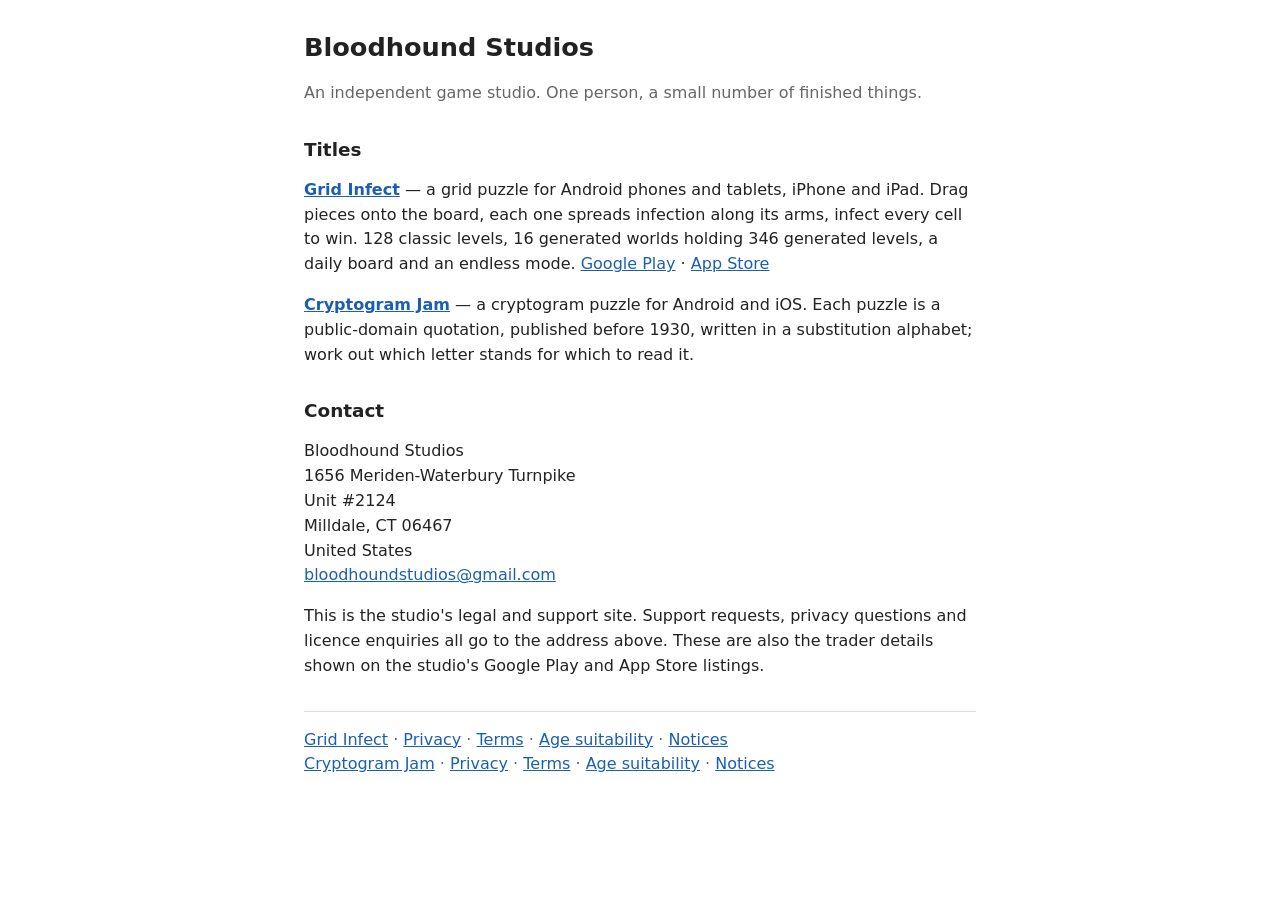
<file: index.html>
<!DOCTYPE html>
<html lang="en">
<head>
<meta charset="utf-8">
<meta name="viewport" content="width=device-width, initial-scale=1">
<meta name="robots" content="index, follow">
<meta name="description" content="Bloodhound Studios, a one-person independent game studio. Support, privacy policy, terms and third-party notices for its titles, Grid Infect and Cryptogram Jam.">
<title>Bloodhound Studios</title>
<link rel="stylesheet" href="style.css">
</head>
<body>
<h1>Bloodhound Studios</h1>
<p class="meta">An independent game studio. One person, a small number of finished things.</p>

<h2>Titles</h2>
<p><a href="gridinfect/index.html"><strong>Grid Infect</strong></a> &mdash; a grid puzzle for Android
phones and tablets, iPhone and iPad. Drag pieces onto the board, each one spreads infection along its
arms, infect every cell to win. 128 classic levels, 16 generated worlds holding 346 generated levels,
a daily board and an endless mode.
<a href="https://play.google.com/store/apps/details?id=com.bloodhoundstudios.gridinfect.app">Google Play</a> &middot;
<a href="https://apps.apple.com/app/id6813176200">App Store</a></p>
<p><a href="cryptogramjam/index.html"><strong>Cryptogram Jam</strong></a> &mdash; a cryptogram puzzle
for Android and iOS. Each puzzle is a public-domain quotation, published before 1930, written in a
substitution alphabet; work out which letter stands for which to read it.</p>

<h2>Contact</h2>
<p>Bloodhound Studios<br>
1656 Meriden-Waterbury Turnpike<br>
Unit #2124<br>
Milldale, CT 06467<br>
United States<br>
<a href="mailto:bloodhoundstudios@gmail.com">bloodhoundstudios@gmail.com</a></p>
<p>This is the studio's legal and support site. Support requests, privacy questions and licence
enquiries all go to the address above. These are also the trader details shown on the studio's
Google Play and App Store listings.</p>

<hr>

<p class="meta"><a href="gridinfect/index.html">Grid Infect</a> &middot;
<a href="gridinfect/privacy.html">Privacy</a> &middot;
<a href="gridinfect/terms.html">Terms</a> &middot;
<a href="gridinfect/suitability.html">Age suitability</a> &middot;
<a href="gridinfect/notices.html">Notices</a><br>
<a href="cryptogramjam/index.html">Cryptogram Jam</a> &middot;
<a href="cryptogramjam/privacy.html">Privacy</a> &middot;
<a href="cryptogramjam/terms.html">Terms</a> &middot;
<a href="cryptogramjam/suitability.html">Age suitability</a> &middot;
<a href="cryptogramjam/notices.html">Notices</a></p>
</body>
</html>
</file>
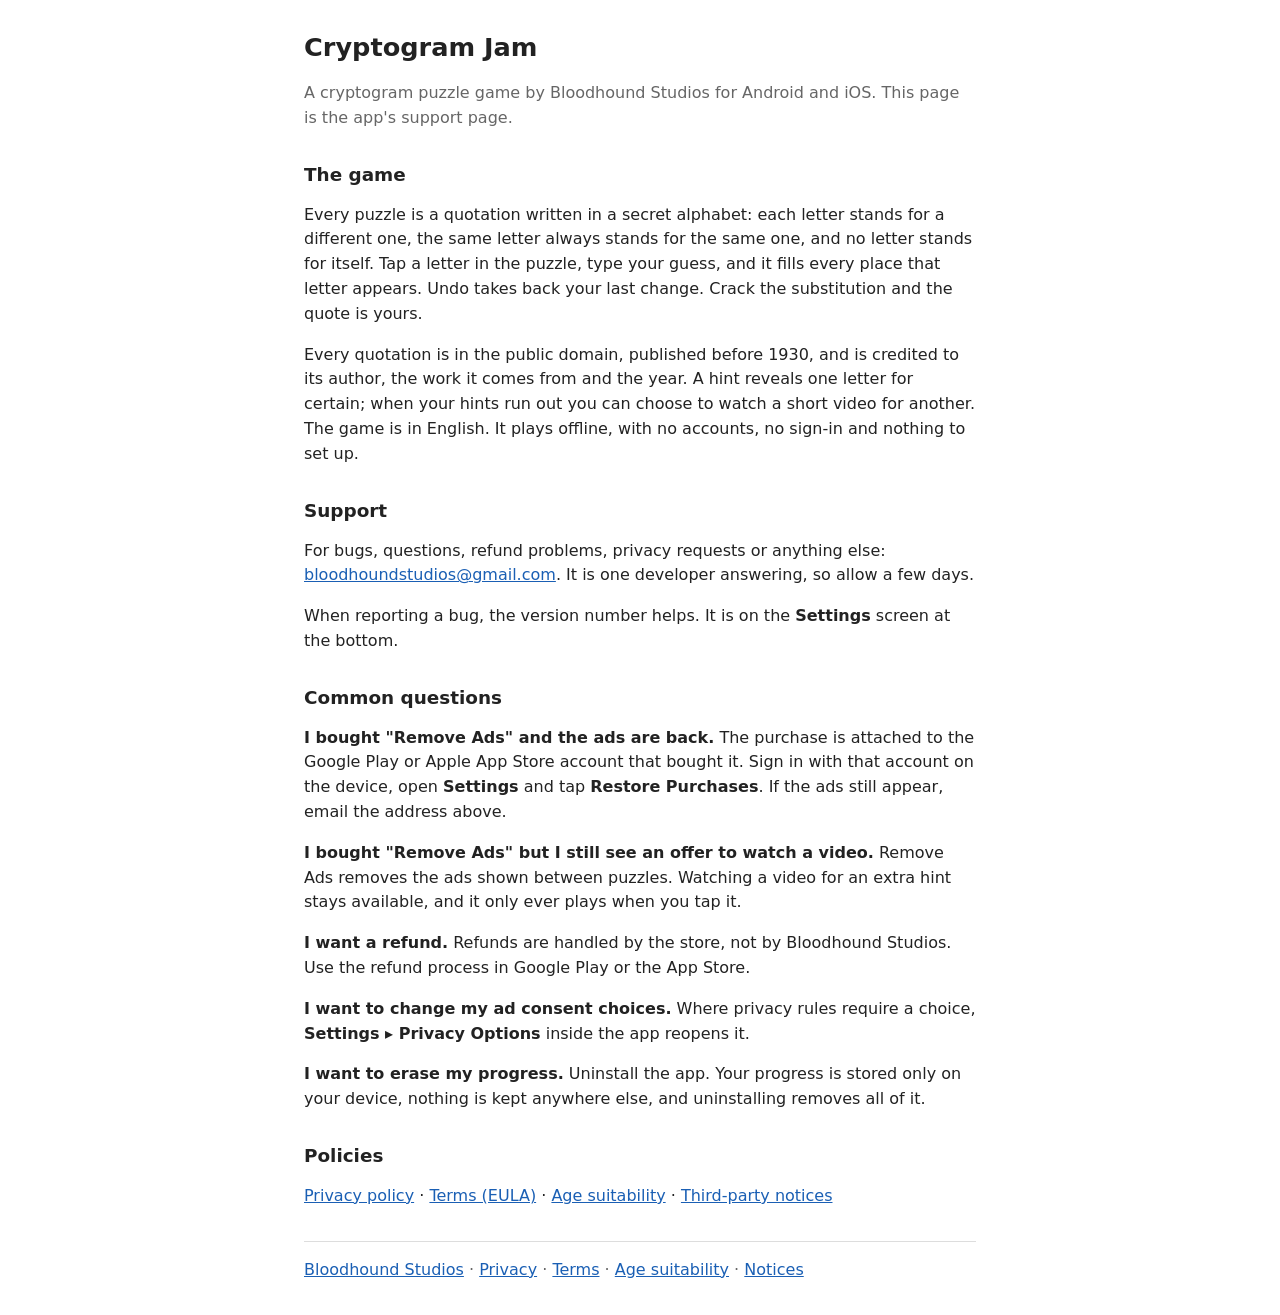
<file: cryptogramjam/index.html>
<!DOCTYPE html>
<html lang="en">
<head>
<meta charset="utf-8">
<meta name="viewport" content="width=device-width, initial-scale=1">
<meta name="robots" content="index, follow">
<meta name="description" content="Official support page for Cryptogram Jam, a cryptogram puzzle game by Bloodhound Studios for Android and iOS. Contact, common questions, and links to the privacy policy, EULA, age suitability and third-party notices.">
<title>Cryptogram Jam &#8211; Game and Support</title>
<link rel="stylesheet" href="../style.css">
</head>
<body>
<h1>Cryptogram Jam</h1>
<p class="meta">A cryptogram puzzle game by Bloodhound Studios for Android and iOS. This page is the
app&#39;s support page.</p>

<h2>The game</h2>
<p>Every puzzle is a quotation written in a secret alphabet: each letter stands for a different one,
the same letter always stands for the same one, and no letter stands for itself. Tap a letter in the
puzzle, type your guess, and it fills every place that letter appears. Undo takes back your last
change. Crack the substitution and the quote is yours.</p>
<p>Every quotation is in the public domain, published before 1930, and is credited to its author,
the work it comes from and the year. A hint reveals one letter for certain; when your hints run out
you can choose to watch a short video for another. The game is in English. It plays offline, with no
accounts, no sign-in and nothing to set up.</p>

<h2>Support</h2>
<p>For bugs, questions, refund problems, privacy requests or anything else:
<a href="mailto:bloodhoundstudios@gmail.com">bloodhoundstudios@gmail.com</a>.
It is one developer answering, so allow a few days.</p>
<p>When reporting a bug, the version number helps. It is on the
<strong>Settings</strong> screen at the bottom.</p>

<h2>Common questions</h2>
<p><strong>I bought "Remove Ads" and the ads are back.</strong> The purchase is attached to the
Google Play or Apple App Store account that bought it. Sign in with that account on the device, open
<strong>Settings</strong> and tap <strong>Restore Purchases</strong>. If the ads still appear, email
the address above.</p>
<p><strong>I bought "Remove Ads" but I still see an offer to watch a video.</strong> Remove Ads
removes the ads shown between puzzles. Watching a video for an extra hint stays available, and it
only ever plays when you tap it.</p>
<p><strong>I want a refund.</strong> Refunds are handled by the store, not by Bloodhound Studios.
Use the refund process in Google Play or the App Store.</p>
<p><strong>I want to change my ad consent choices.</strong> Where privacy rules require a choice,
<strong>Settings &#9656; Privacy Options</strong> inside the app reopens it.</p>
<p><strong>I want to erase my progress.</strong> Uninstall the app. Your progress is stored only on
your device, nothing is kept anywhere else, and uninstalling removes all of it.</p>

<h2>Policies</h2>
<p><a href="privacy.html">Privacy policy</a> &middot; <a href="terms.html">Terms (EULA)</a> &middot;
<a href="suitability.html">Age suitability</a> &middot;
<a href="notices.html">Third-party notices</a></p>

<hr>
<p class="meta"><a href="../index.html">Bloodhound Studios</a> &middot; <a href="privacy.html">Privacy</a> &middot; <a href="terms.html">Terms</a> &middot; <a href="suitability.html">Age suitability</a> &middot; <a href="notices.html">Notices</a></p>
</body>
</html>
</file>
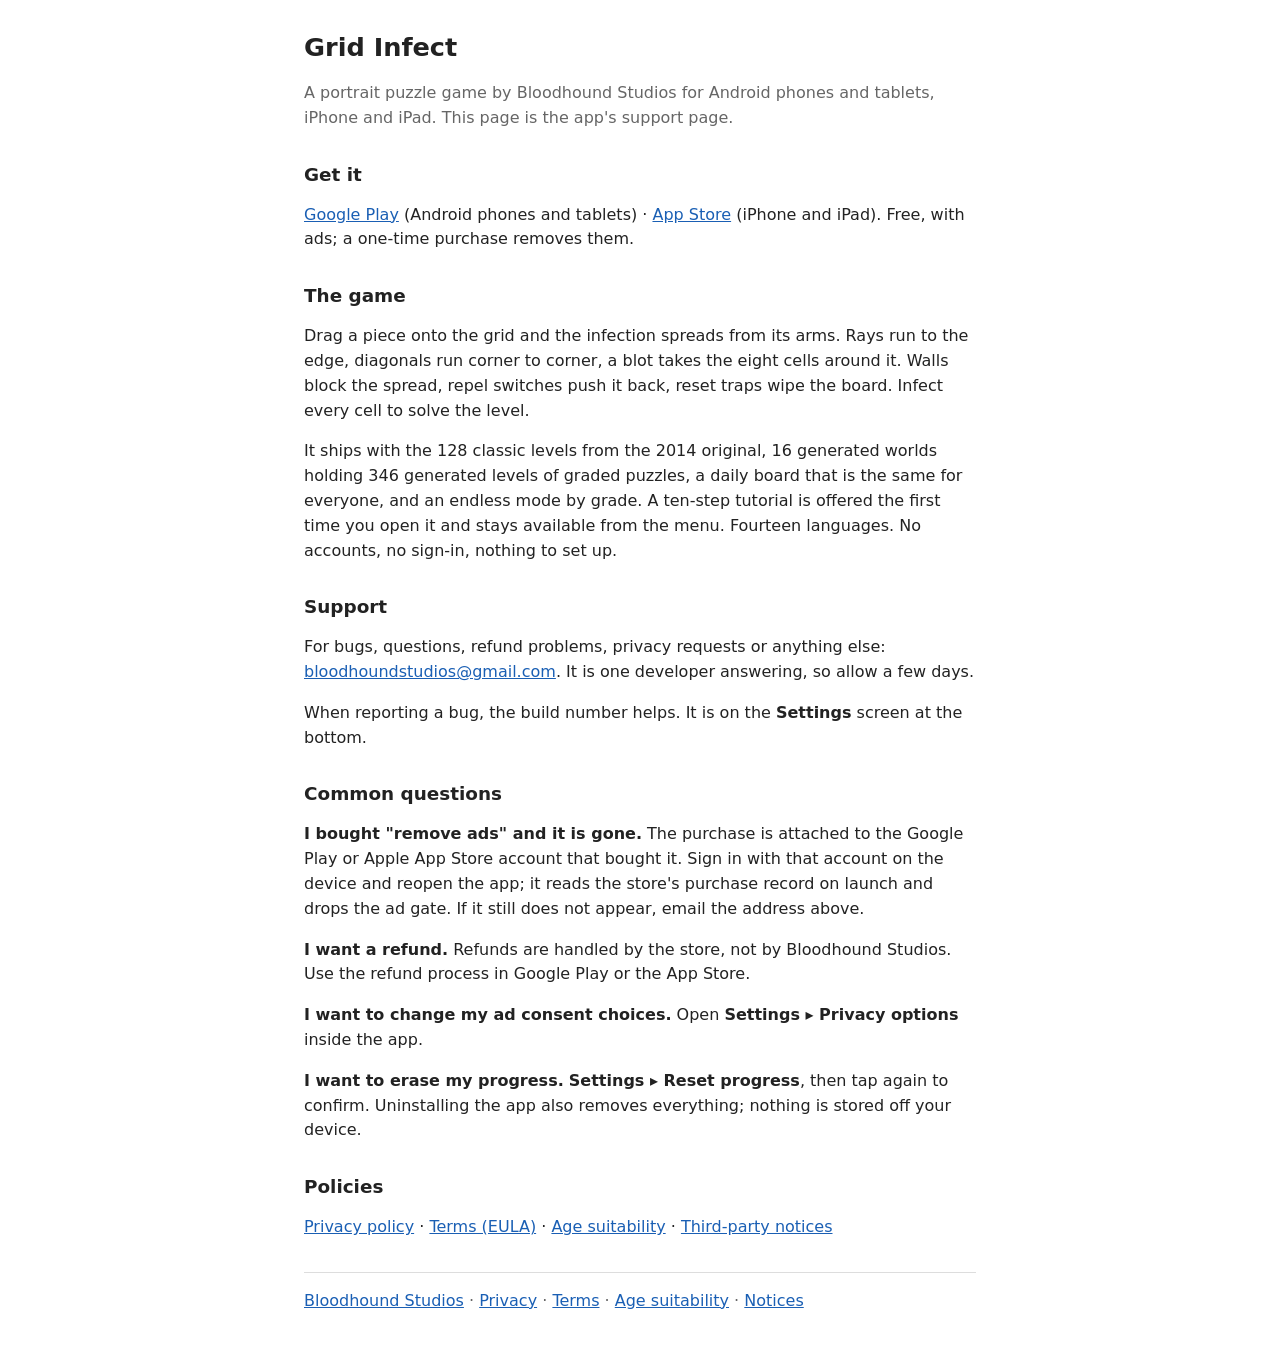
<file: gridinfect/index.html>
<!DOCTYPE html>
<html lang="en">
<head>
<meta charset="utf-8">
<meta name="viewport" content="width=device-width, initial-scale=1">
<meta name="robots" content="index, follow">
<meta name="description" content="Official support page for Grid Infect, a portrait mobile puzzle game by Bloodhound Studios for Android, iPhone and iPad. Contact, common questions, and links to the privacy policy, EULA, age suitability and third-party notices.">
<title>Grid Infect &#8211; Game and Support</title>
<link rel="stylesheet" href="../style.css">
</head>
<body>
<h1>Grid Infect</h1>
<p class="meta">A portrait puzzle game by Bloodhound Studios for Android phones and tablets, iPhone and
iPad. This page is the app&#39;s support page.</p>

<h2>Get it</h2>
<p><a href="https://play.google.com/store/apps/details?id=com.bloodhoundstudios.gridinfect.app">Google Play</a> (Android phones and tablets) &middot;
<a href="https://apps.apple.com/app/id6813176200">App Store</a> (iPhone and iPad). Free, with ads; a one-time purchase removes them.</p>

<h2>The game</h2>
<p>Drag a piece onto the grid and the infection spreads from its arms. Rays run to the edge,
diagonals run corner to corner, a blot takes the eight cells around it. Walls block the spread,
repel switches push it back, reset traps wipe the board. Infect every cell to solve the level.</p>
<p>It ships with the 128 classic levels from the 2014 original, 16 generated worlds holding 346
generated levels of graded puzzles, a daily board that is the same for everyone, and an endless mode
by grade. A ten-step tutorial is offered the first time you open it and stays available from the
menu. Fourteen languages. No accounts, no sign-in, nothing to set up.</p>

<h2>Support</h2>
<p>For bugs, questions, refund problems, privacy requests or anything else:
<a href="mailto:bloodhoundstudios@gmail.com">bloodhoundstudios@gmail.com</a>.
It is one developer answering, so allow a few days.</p>
<p>When reporting a bug, the build number helps. It is on the
<strong>Settings</strong> screen at the bottom.</p>

<h2>Common questions</h2>
<p><strong>I bought "remove ads" and it is gone.</strong> The purchase is attached to the Google Play
or Apple App Store account that bought it. Sign in with that account on the device and reopen the
app; it reads the store's purchase record on launch and drops the ad gate. If it still does not
appear, email the address above.</p>
<p><strong>I want a refund.</strong> Refunds are handled by the store, not by Bloodhound Studios.
Use the refund process in Google Play or the App Store.</p>
<p><strong>I want to change my ad consent choices.</strong> Open <strong>Settings &#9656; Privacy
options</strong> inside the app.</p>
<p><strong>I want to erase my progress.</strong> <strong>Settings &#9656; Reset progress</strong>,
then tap again to confirm. Uninstalling the app also removes everything; nothing is stored off
your device.</p>

<h2>Policies</h2>
<p><a href="privacy.html">Privacy policy</a> &middot; <a href="terms.html">Terms (EULA)</a> &middot;
<a href="suitability.html">Age suitability</a> &middot;
<a href="notices.html">Third-party notices</a></p>

<hr>
<p class="meta"><a href="../index.html">Bloodhound Studios</a> &middot; <a href="privacy.html">Privacy</a> &middot; <a href="terms.html">Terms</a> &middot; <a href="suitability.html">Age suitability</a> &middot; <a href="notices.html">Notices</a></p>
</body>
</html>
</file>
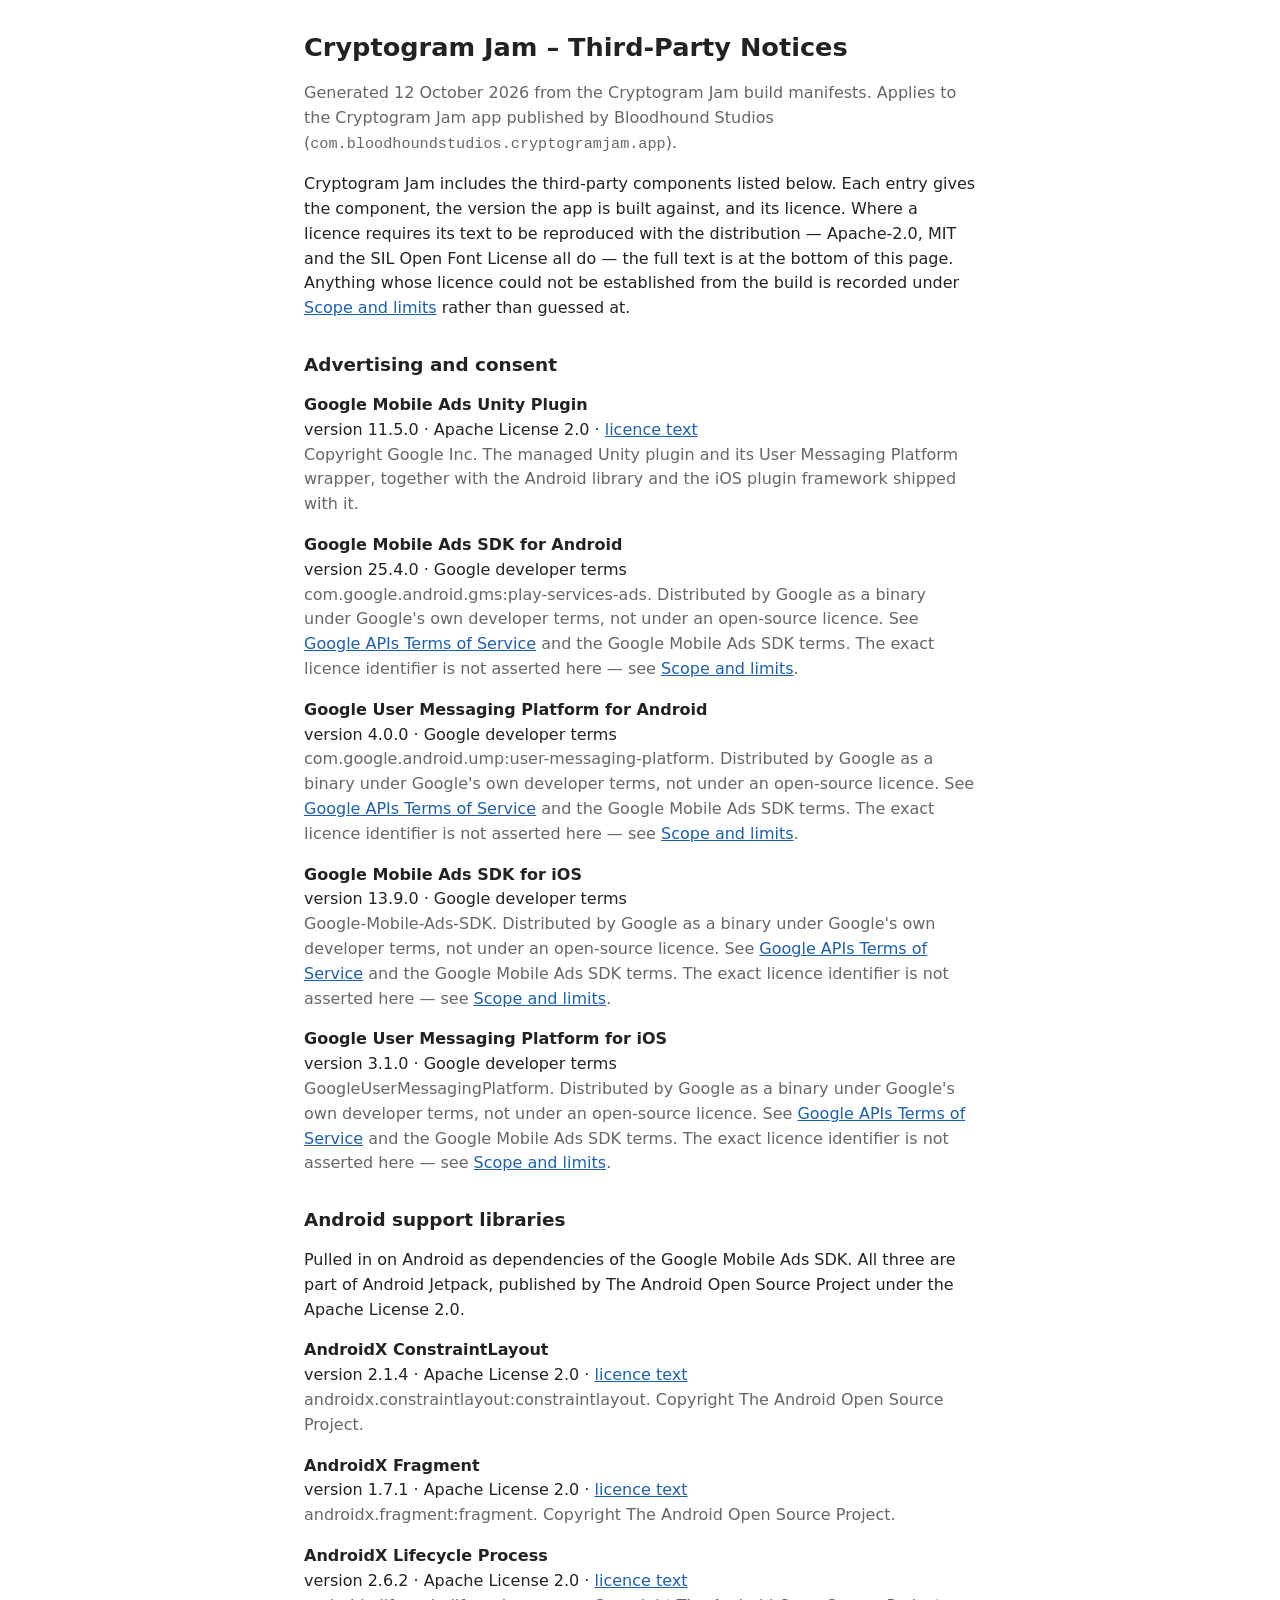
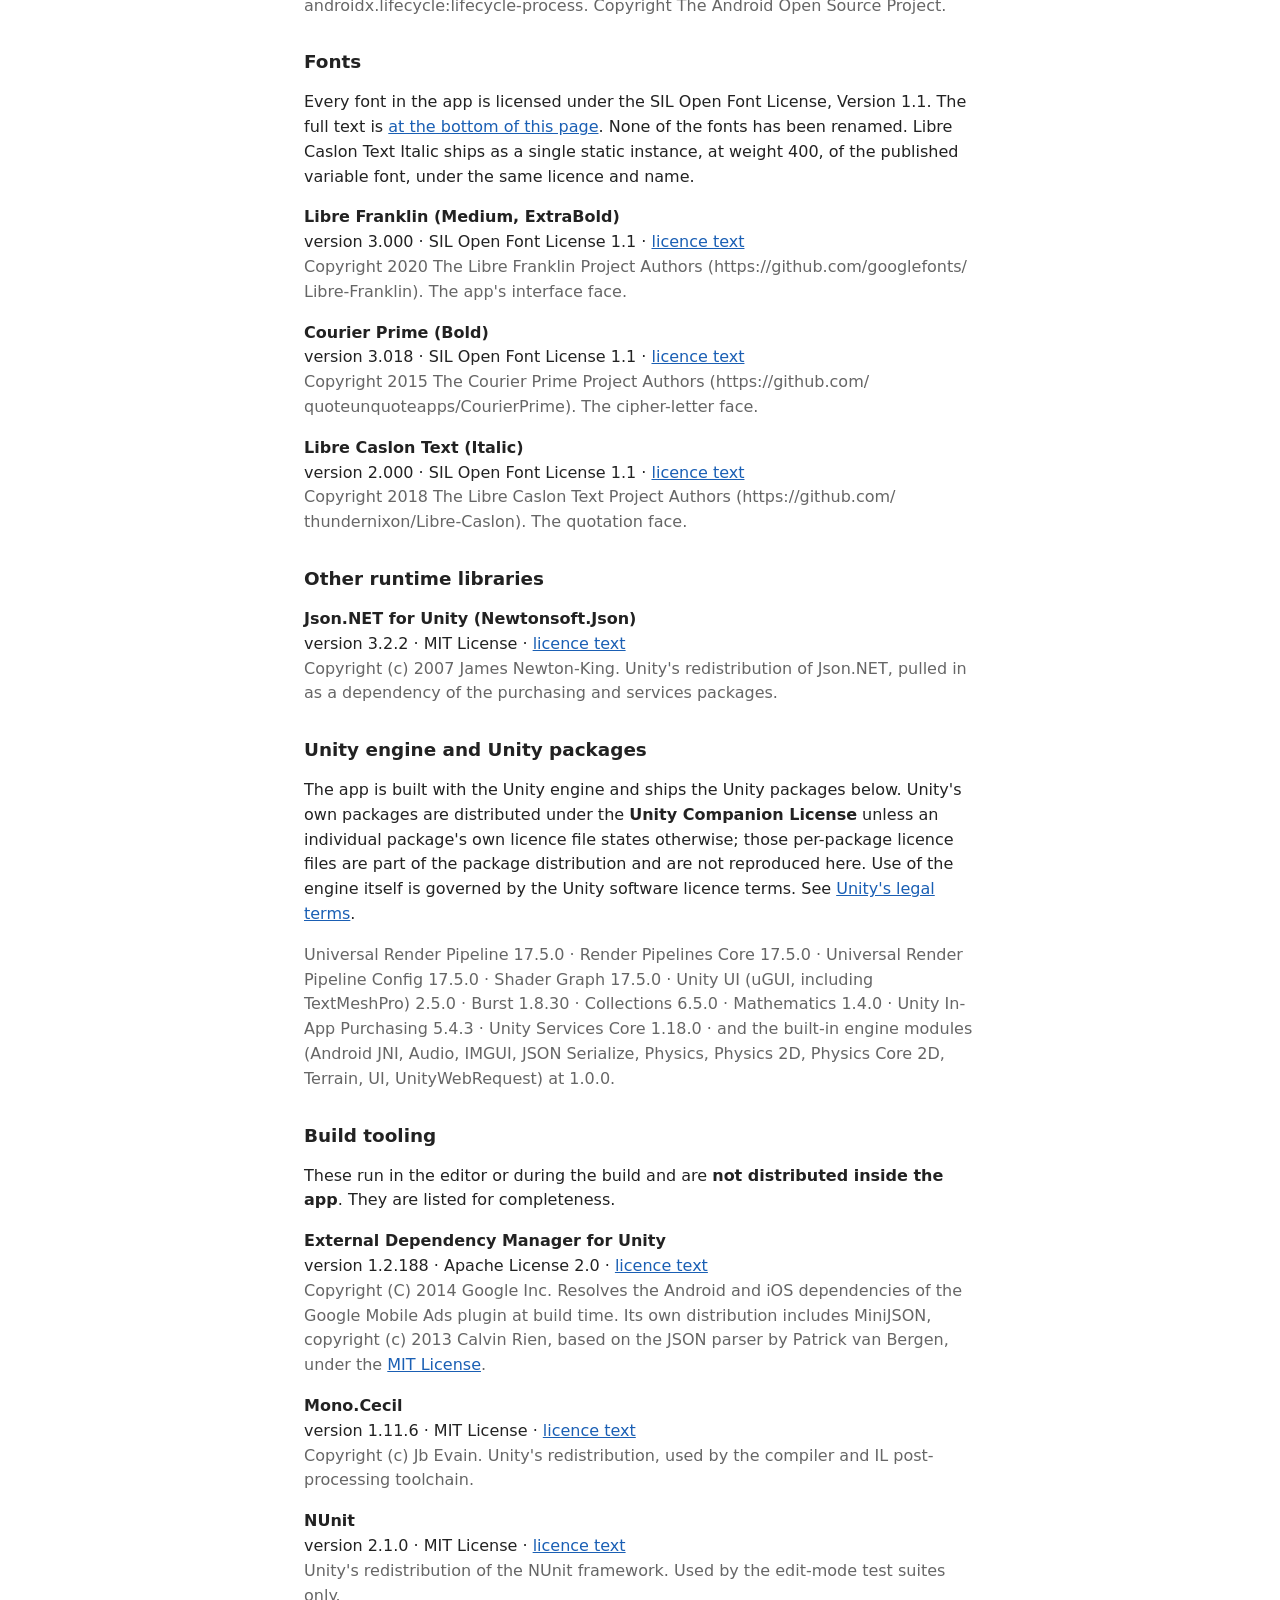
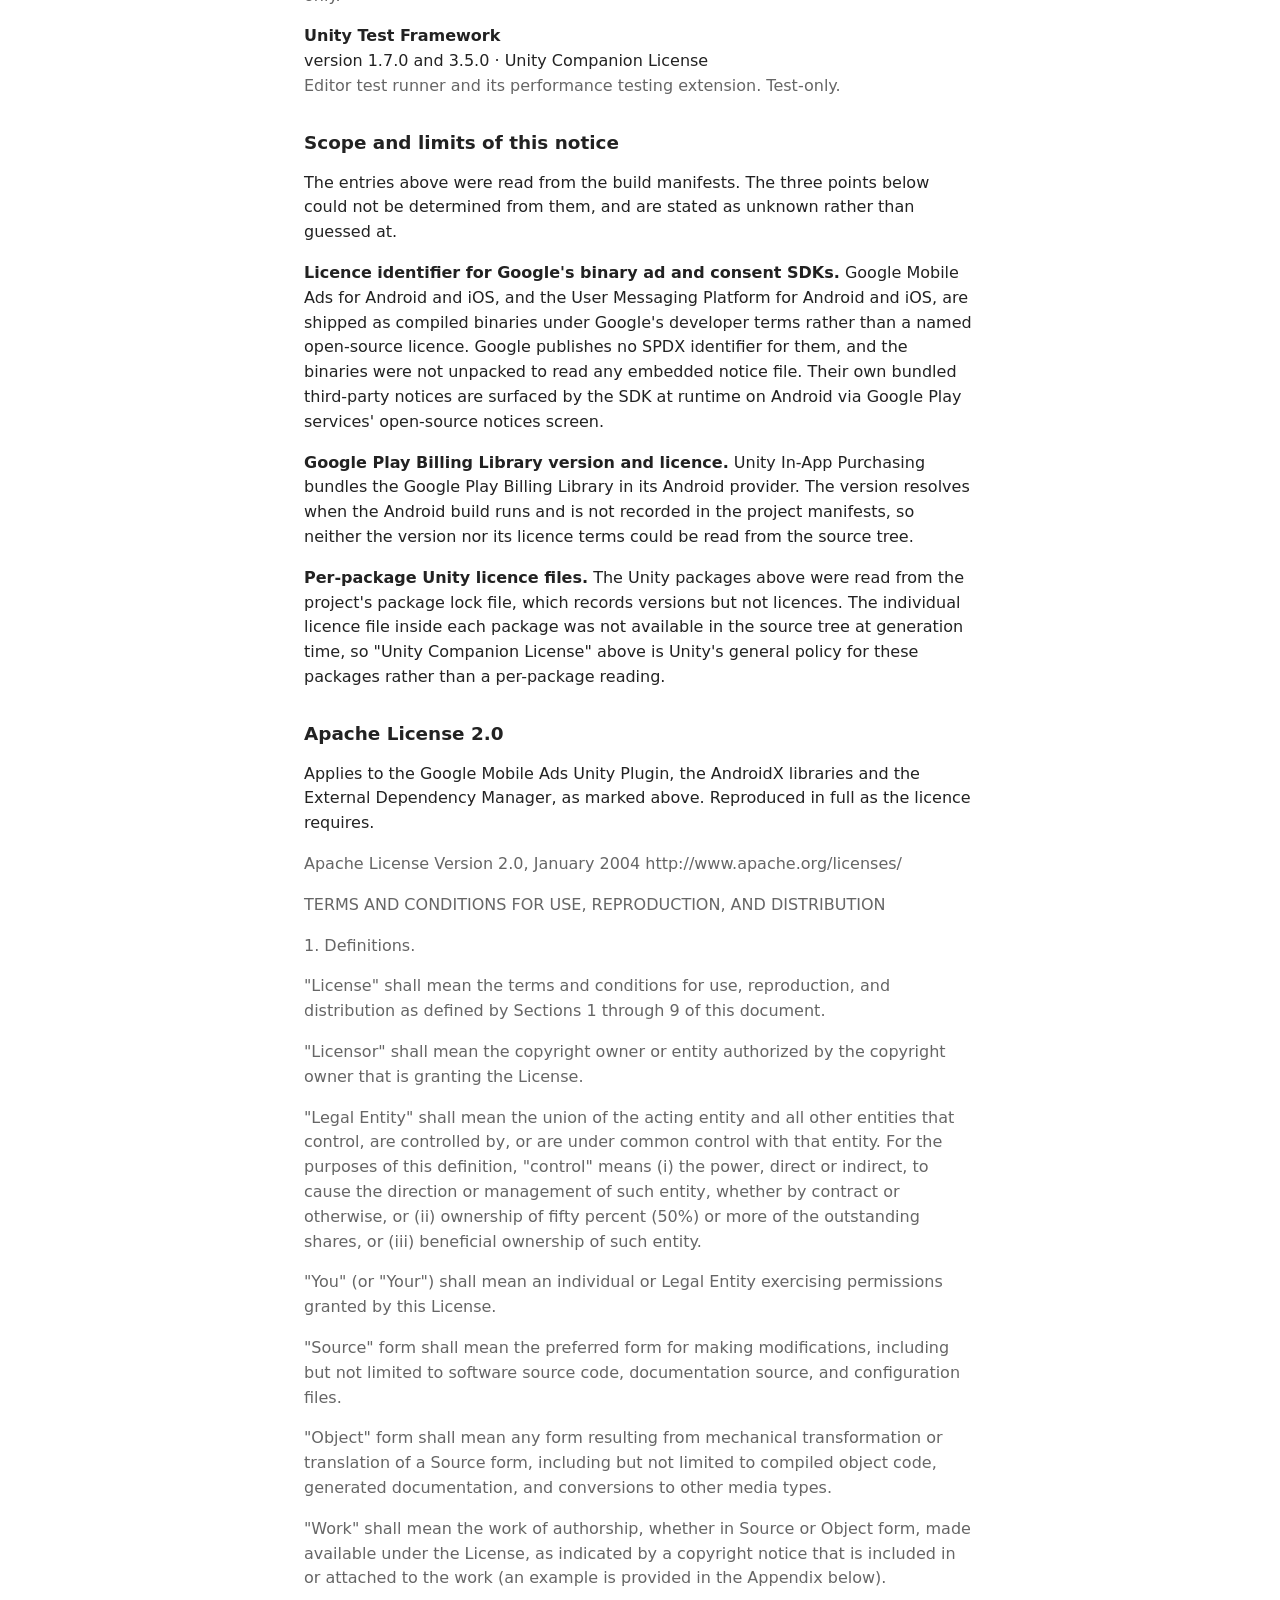
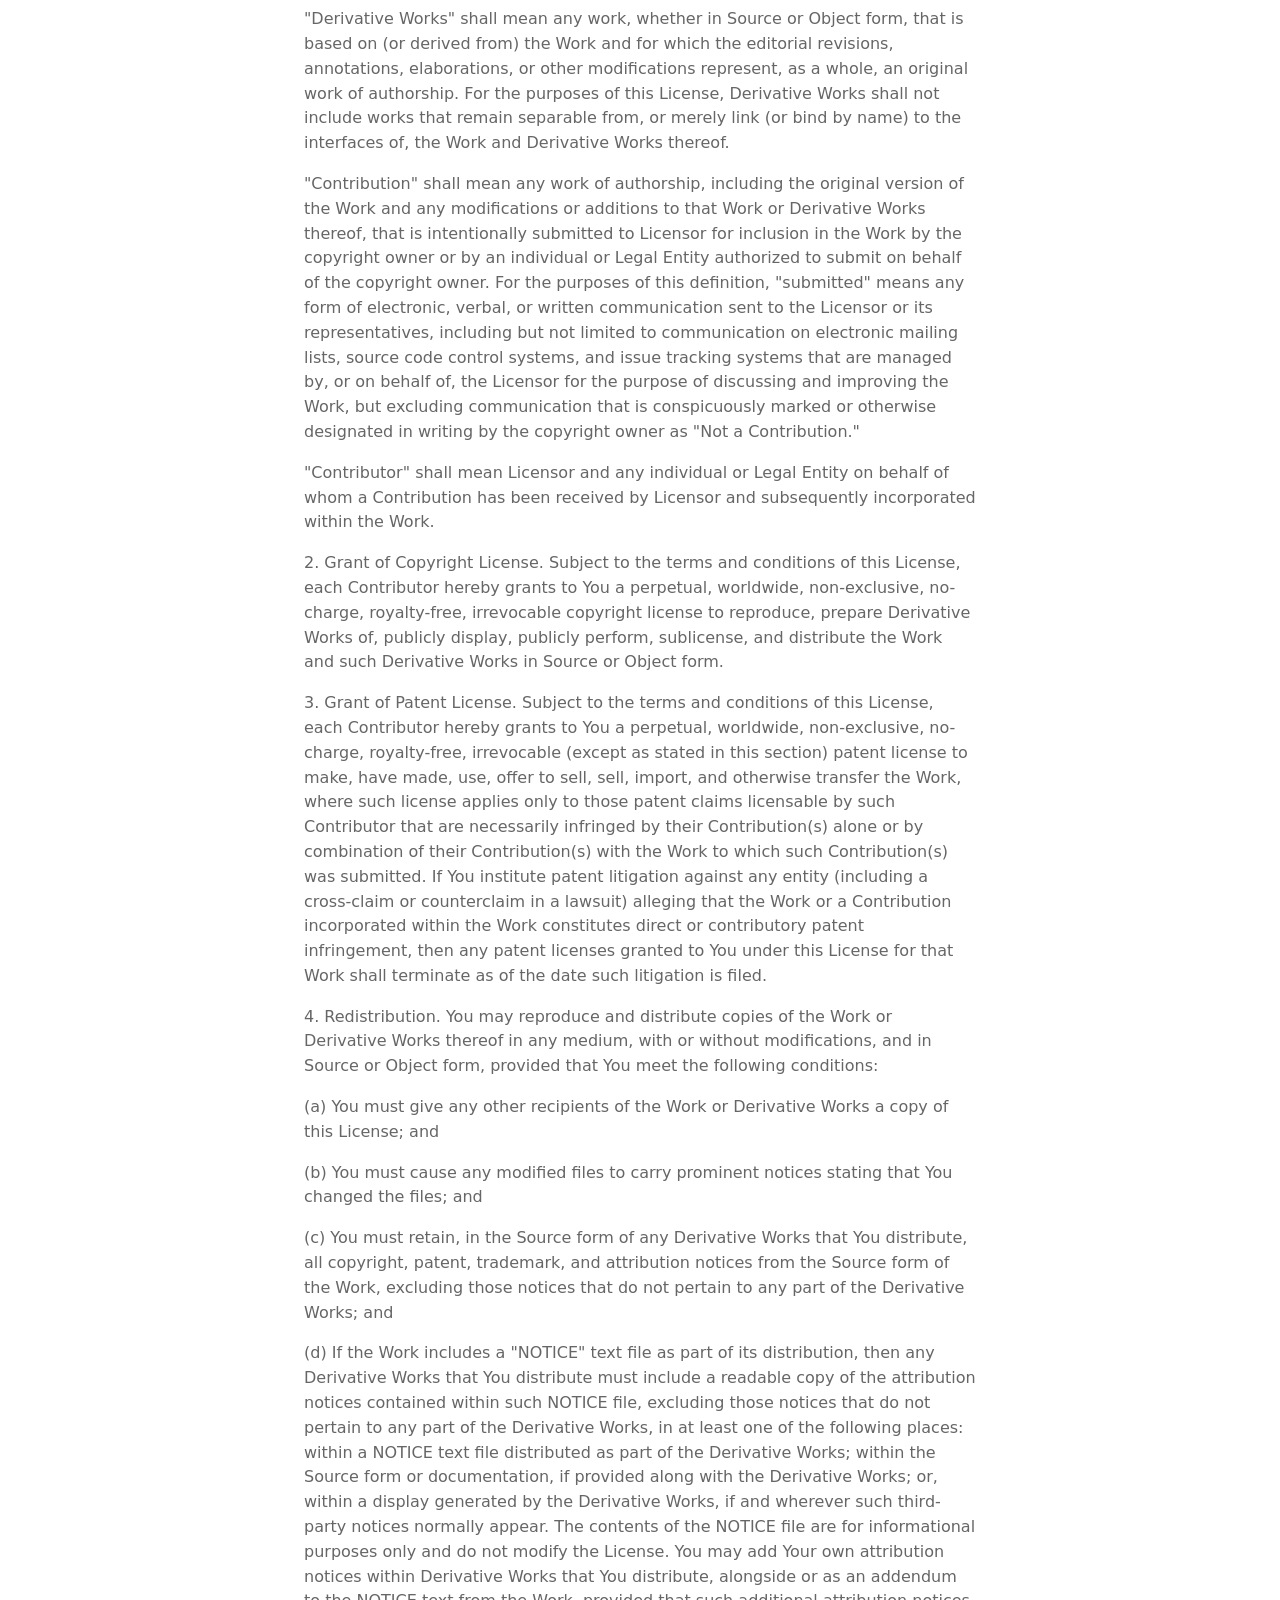
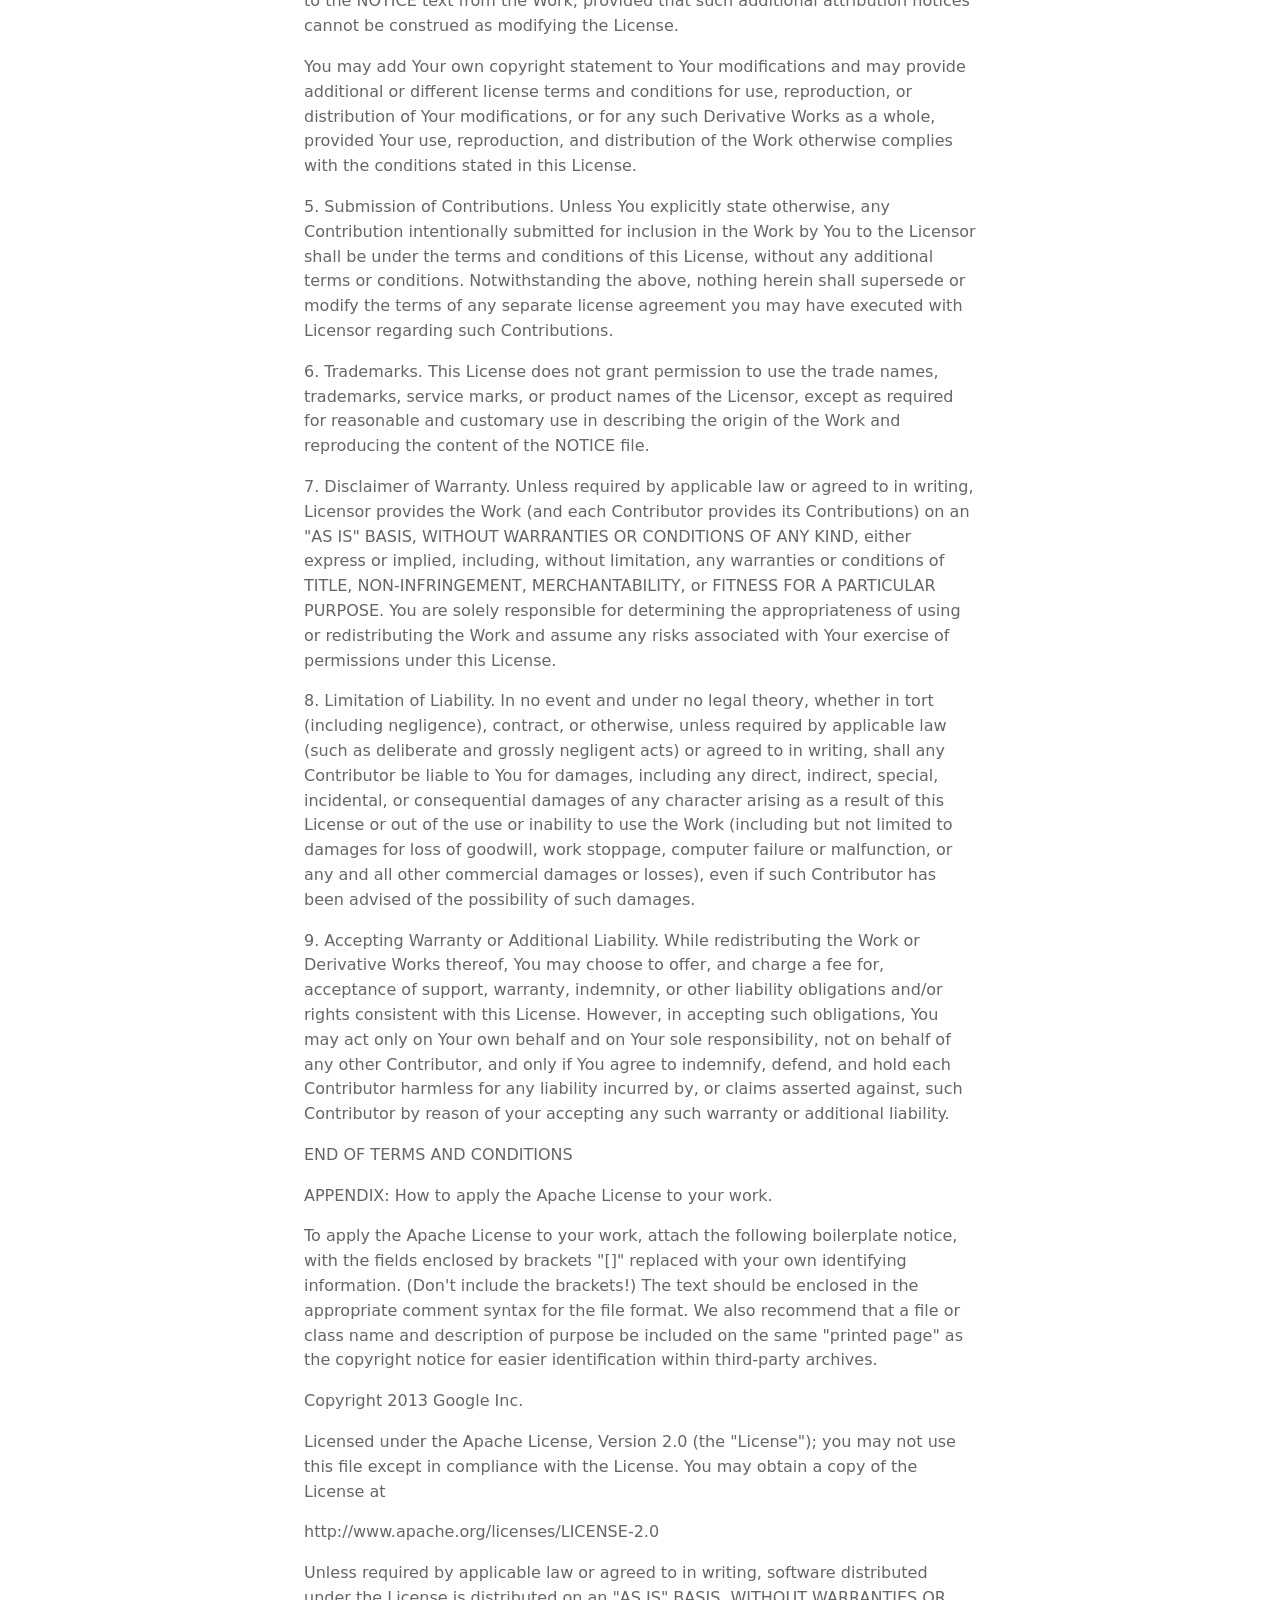
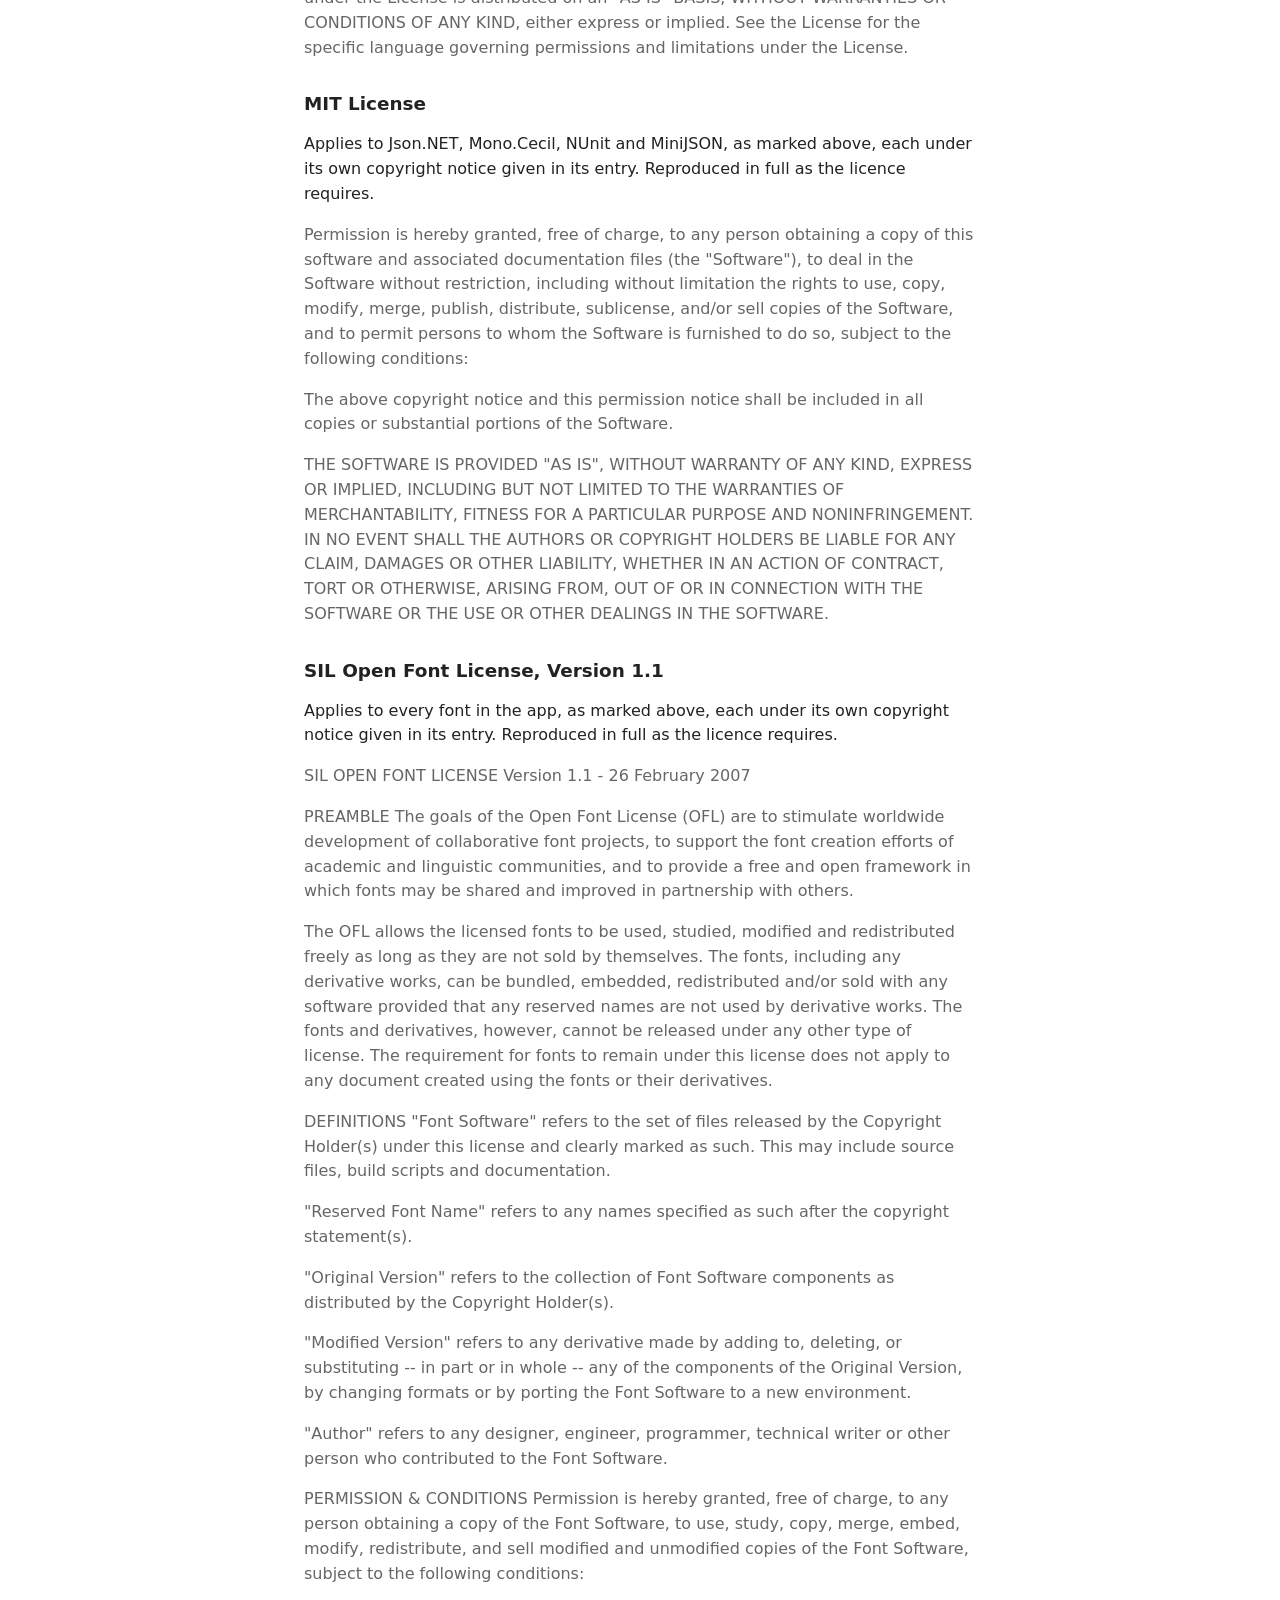
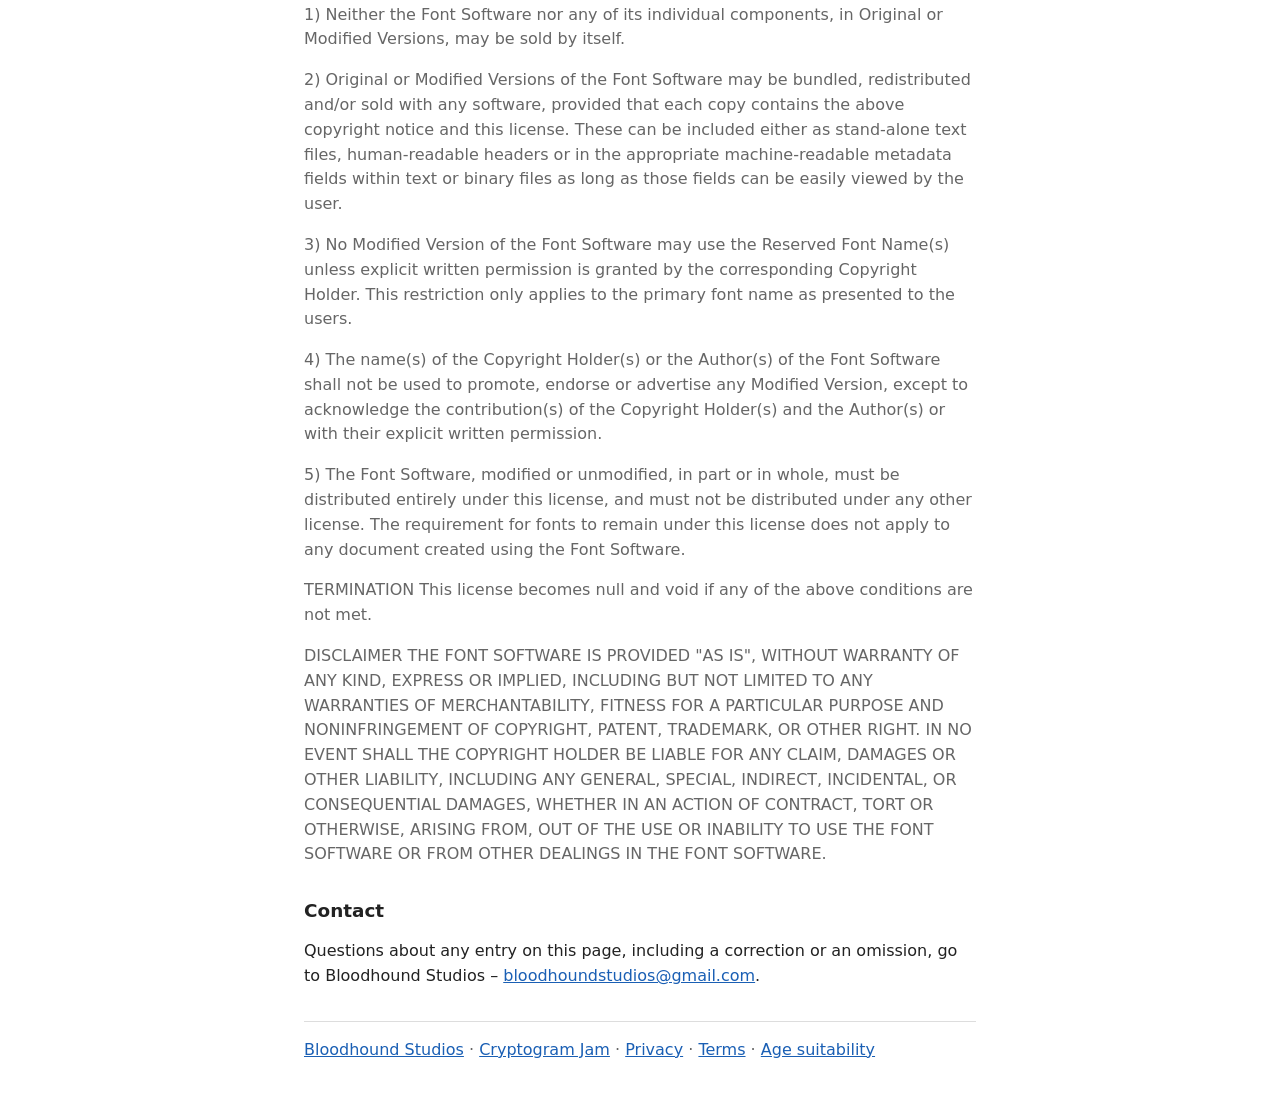
<file: cryptogramjam/notices.html>
<!DOCTYPE html>
<html lang="en">
<head>
<meta charset="utf-8">
<meta name="viewport" content="width=device-width, initial-scale=1">
<meta name="robots" content="index, follow">
<meta name="description" content="Third-party licence notices for the Cryptogram Jam app by Bloodhound Studios, reproducing in full the Apache License 2.0, the MIT License and the SIL Open Font License 1.1.">
<title>Cryptogram Jam &#8211; Third-Party Notices</title>
<link rel="stylesheet" href="../style.css">
</head>
<body>
<h1>Cryptogram Jam &ndash; Third-Party Notices</h1>
<p class="meta">Generated 12 October 2026 from the Cryptogram Jam build manifests. Applies to the Cryptogram Jam app
published by Bloodhound Studios (<code>com.bloodhoundstudios.<wbr>cryptogramjam.app</code>).</p>

<p>Cryptogram Jam includes the third-party components listed below. Each entry gives the component, the
version the app is built against, and its licence. Where a licence requires its text to be
reproduced with the distribution &mdash; Apache&#8209;2.0, MIT and the SIL Open Font License all do
&mdash; the full text is at the bottom of this page. Anything whose licence could not be established
from the build is recorded under <a href="#limits">Scope and limits</a> rather than guessed at.</p>

<h2>Advertising and consent</h2>
<p><strong>Google Mobile Ads Unity Plugin</strong><br>
version 11.5.0 &middot; Apache License 2.0 &middot; <a href="#apache">licence text</a><br>
<span class="meta">Copyright Google Inc. The managed Unity plugin and its User Messaging Platform wrapper, together with the Android library and the iOS plugin framework shipped with it.</span></p>
<p><strong>Google Mobile Ads SDK for Android</strong><br>
version 25.4.0 &middot; Google developer terms<br>
<span class="meta">com.google.android.<wbr>gms:play-services-ads. Distributed by Google as a binary under Google's own developer terms, not under an open-source licence. See <a href="https://developers.google.com/terms">Google APIs Terms of Service</a> and the Google Mobile Ads SDK terms. The exact licence identifier is not asserted here &mdash; see <a href="#limits">Scope and limits</a>.</span></p>
<p><strong>Google User Messaging Platform for Android</strong><br>
version 4.0.0 &middot; Google developer terms<br>
<span class="meta">com.google.android.<wbr>ump:user-messaging-<wbr>platform. Distributed by Google as a binary under Google's own developer terms, not under an open-source licence. See <a href="https://developers.google.com/terms">Google APIs Terms of Service</a> and the Google Mobile Ads SDK terms. The exact licence identifier is not asserted here &mdash; see <a href="#limits">Scope and limits</a>.</span></p>
<p><strong>Google Mobile Ads SDK for iOS</strong><br>
version 13.9.0 &middot; Google developer terms<br>
<span class="meta">Google-Mobile-Ads-SDK. Distributed by Google as a binary under Google's own developer terms, not under an open-source licence. See <a href="https://developers.google.com/terms">Google APIs Terms of Service</a> and the Google Mobile Ads SDK terms. The exact licence identifier is not asserted here &mdash; see <a href="#limits">Scope and limits</a>.</span></p>
<p><strong>Google User Messaging Platform for iOS</strong><br>
version 3.1.0 &middot; Google developer terms<br>
<span class="meta">GoogleUserMessagingPlatform. Distributed by Google as a binary under Google's own developer terms, not under an open-source licence. See <a href="https://developers.google.com/terms">Google APIs Terms of Service</a> and the Google Mobile Ads SDK terms. The exact licence identifier is not asserted here &mdash; see <a href="#limits">Scope and limits</a>.</span></p>

<h2>Android support libraries</h2>
<p>Pulled in on Android as dependencies of the Google Mobile Ads SDK. All three are part of Android
Jetpack, published by The Android Open Source Project under the Apache License 2.0.</p>
<p><strong>AndroidX ConstraintLayout</strong><br>
version 2.1.4 &middot; Apache License 2.0 &middot; <a href="#apache">licence text</a><br>
<span class="meta">androidx.<wbr>constraintlayout:constraintlayout. Copyright The Android Open Source Project.</span></p>
<p><strong>AndroidX Fragment</strong><br>
version 1.7.1 &middot; Apache License 2.0 &middot; <a href="#apache">licence text</a><br>
<span class="meta">androidx.<wbr>fragment:fragment. Copyright The Android Open Source Project.</span></p>
<p><strong>AndroidX Lifecycle Process</strong><br>
version 2.6.2 &middot; Apache License 2.0 &middot; <a href="#apache">licence text</a><br>
<span class="meta">androidx.<wbr>lifecycle:lifecycle-<wbr>process. Copyright The Android Open Source Project.</span></p>

<h2>Fonts</h2>
<p>Every font in the app is licensed under the SIL Open Font License, Version 1.1. The full text is
<a href="#ofl">at the bottom of this page</a>. None of the fonts has been renamed. Libre Caslon Text Italic ships as a single static instance, at weight 400, of the published variable font, under the same licence and name.</p>
<p><strong>Libre Franklin (Medium, ExtraBold)</strong><br>
version 3.000 &middot; SIL Open Font License 1.1 &middot; <a href="#ofl">licence text</a><br>
<span class="meta">Copyright 2020 The Libre Franklin Project Authors (https://<wbr>github.com/<wbr>googlefonts/<wbr>Libre-Franklin). The app's interface face.</span></p>
<p><strong>Courier Prime (Bold)</strong><br>
version 3.018 &middot; SIL Open Font License 1.1 &middot; <a href="#ofl">licence text</a><br>
<span class="meta">Copyright 2015 The Courier Prime Project Authors (https://<wbr>github.com/<wbr>quoteunquoteapps/<wbr>CourierPrime). The cipher-letter face.</span></p>
<p><strong>Libre Caslon Text (Italic)</strong><br>
version 2.000 &middot; SIL Open Font License 1.1 &middot; <a href="#ofl">licence text</a><br>
<span class="meta">Copyright 2018 The Libre Caslon Text Project Authors (https://<wbr>github.com/<wbr>thundernixon/<wbr>Libre-Caslon). The quotation face.</span></p>

<h2>Other runtime libraries</h2>
<p><strong>Json.NET for Unity (Newtonsoft.Json)</strong><br>
version 3.2.2 &middot; MIT License &middot; <a href="#mit">licence text</a><br>
<span class="meta">Copyright (c) 2007 James Newton-King. Unity's redistribution of Json.NET, pulled in as a dependency of the purchasing and services packages.</span></p>

<h2>Unity engine and Unity packages</h2>
<p>The app is built with the Unity engine and ships the Unity packages below. Unity's own packages
are distributed under the <strong>Unity Companion License</strong> unless an individual package's
own licence file states otherwise; those per-package licence files are part of the package
distribution and are not reproduced here. Use of the engine itself is governed by the Unity
software licence terms. See <a href="https://unity.com/legal">Unity's legal terms</a>.</p>
<p class="meta">Universal Render Pipeline 17.5.0 &middot; Render Pipelines Core 17.5.0 &middot;
Universal Render Pipeline Config 17.5.0 &middot; Shader Graph 17.5.0 &middot;
Unity UI (uGUI, including TextMeshPro) 2.5.0 &middot; Burst 1.8.30 &middot; Collections 6.5.0 &middot;
Mathematics 1.4.0 &middot; Unity In-App Purchasing 5.4.3 &middot; Unity Services Core 1.18.0 &middot;
and the built-in engine modules (Android JNI, Audio, IMGUI, JSON Serialize, Physics, Physics 2D,
Physics Core 2D, Terrain, UI, UnityWebRequest) at 1.0.0.</p>

<h2>Build tooling</h2>
<p>These run in the editor or during the build and are <strong>not distributed inside the app</strong>.
They are listed for completeness.</p>
<p><strong>External Dependency Manager for Unity</strong><br>
version 1.2.188 &middot; Apache License 2.0 &middot; <a href="#apache">licence text</a><br>
<span class="meta">Copyright (C) 2014 Google Inc. Resolves the Android and iOS dependencies of the Google Mobile Ads plugin at build time. Its own distribution includes MiniJSON, copyright (c) 2013 Calvin Rien, based on the JSON parser by Patrick van Bergen, under the <a href="#mit">MIT License</a>.</span></p>
<p><strong>Mono.Cecil</strong><br>
version 1.11.6 &middot; MIT License &middot; <a href="#mit">licence text</a><br>
<span class="meta">Copyright (c) Jb Evain. Unity's redistribution, used by the compiler and IL post-processing toolchain.</span></p>
<p><strong>NUnit</strong><br>
version 2.1.0 &middot; MIT License &middot; <a href="#mit">licence text</a><br>
<span class="meta">Unity's redistribution of the NUnit framework. Used by the edit-mode test suites only.</span></p>
<p><strong>Unity Test Framework</strong><br>
version 1.7.0 and 3.5.0 &middot; Unity Companion License<br>
<span class="meta">Editor test runner and its performance testing extension. Test-only.</span></p>

<h2 id="limits">Scope and limits of this notice</h2>
<p>The entries above were read from the build manifests. The three points below could not be
determined from them, and are stated as unknown rather than guessed at.</p>
<p><strong>Licence identifier for Google's binary ad and consent SDKs.</strong> Google Mobile Ads for
Android and iOS, and the User Messaging Platform for Android and iOS, are shipped as compiled
binaries under Google's developer terms rather than a named open-source licence. Google publishes no
SPDX identifier for them, and the binaries were not unpacked to read any embedded notice file. Their
own bundled third-party notices are surfaced by the SDK at runtime on Android via Google Play
services' open-source notices screen.</p>
<p><strong>Google Play Billing Library version and licence.</strong> Unity In-App Purchasing bundles
the Google Play Billing Library in its Android provider. The version resolves when the Android build
runs and is not recorded in the project manifests, so neither the version nor its licence terms could
be read from the source tree.</p>
<p><strong>Per-package Unity licence files.</strong> The Unity packages above were read from the
project's package lock file, which records versions but not licences. The individual licence file
inside each package was not available in the source tree at generation time, so "Unity Companion
License" above is Unity's general policy for these packages rather than a per-package reading.</p>

<h2 id="apache">Apache License 2.0</h2>
<p>Applies to the Google Mobile Ads Unity Plugin, the AndroidX libraries and the External Dependency Manager, as marked above. Reproduced in full as the licence requires.</p>
<p class="meta">Apache License Version 2.0, January 2004 http://www.apache.org/<wbr>licenses/</p>
<p class="meta">TERMS AND CONDITIONS FOR USE, REPRODUCTION, AND DISTRIBUTION</p>
<p class="meta">1. Definitions.</p>
<p class="meta">&quot;License&quot; shall mean the terms and conditions for use, reproduction, and distribution as defined by Sections 1 through 9 of this document.</p>
<p class="meta">&quot;Licensor&quot; shall mean the copyright owner or entity authorized by the copyright owner that is granting the License.</p>
<p class="meta">&quot;Legal Entity&quot; shall mean the union of the acting entity and all other entities that control, are controlled by, or are under common control with that entity. For the purposes of this definition, &quot;control&quot; means (i) the power, direct or indirect, to cause the direction or management of such entity, whether by contract or otherwise, or (ii) ownership of fifty percent (50%) or more of the outstanding shares, or (iii) beneficial ownership of such entity.</p>
<p class="meta">&quot;You&quot; (or &quot;Your&quot;) shall mean an individual or Legal Entity exercising permissions granted by this License.</p>
<p class="meta">&quot;Source&quot; form shall mean the preferred form for making modifications, including but not limited to software source code, documentation source, and configuration files.</p>
<p class="meta">&quot;Object&quot; form shall mean any form resulting from mechanical transformation or translation of a Source form, including but not limited to compiled object code, generated documentation, and conversions to other media types.</p>
<p class="meta">&quot;Work&quot; shall mean the work of authorship, whether in Source or Object form, made available under the License, as indicated by a copyright notice that is included in or attached to the work (an example is provided in the Appendix below).</p>
<p class="meta">&quot;Derivative Works&quot; shall mean any work, whether in Source or Object form, that is based on (or derived from) the Work and for which the editorial revisions, annotations, elaborations, or other modifications represent, as a whole, an original work of authorship. For the purposes of this License, Derivative Works shall not include works that remain separable from, or merely link (or bind by name) to the interfaces of, the Work and Derivative Works thereof.</p>
<p class="meta">&quot;Contribution&quot; shall mean any work of authorship, including the original version of the Work and any modifications or additions to that Work or Derivative Works thereof, that is intentionally submitted to Licensor for inclusion in the Work by the copyright owner or by an individual or Legal Entity authorized to submit on behalf of the copyright owner. For the purposes of this definition, &quot;submitted&quot; means any form of electronic, verbal, or written communication sent to the Licensor or its representatives, including but not limited to communication on electronic mailing lists, source code control systems, and issue tracking systems that are managed by, or on behalf of, the Licensor for the purpose of discussing and improving the Work, but excluding communication that is conspicuously marked or otherwise designated in writing by the copyright owner as &quot;Not a Contribution.&quot;</p>
<p class="meta">&quot;Contributor&quot; shall mean Licensor and any individual or Legal Entity on behalf of whom a Contribution has been received by Licensor and subsequently incorporated within the Work.</p>
<p class="meta">2. Grant of Copyright License. Subject to the terms and conditions of this License, each Contributor hereby grants to You a perpetual, worldwide, non-exclusive, no-charge, royalty-free, irrevocable copyright license to reproduce, prepare Derivative Works of, publicly display, publicly perform, sublicense, and distribute the Work and such Derivative Works in Source or Object form.</p>
<p class="meta">3. Grant of Patent License. Subject to the terms and conditions of this License, each Contributor hereby grants to You a perpetual, worldwide, non-exclusive, no-charge, royalty-free, irrevocable (except as stated in this section) patent license to make, have made, use, offer to sell, sell, import, and otherwise transfer the Work, where such license applies only to those patent claims licensable by such Contributor that are necessarily infringed by their Contribution(s) alone or by combination of their Contribution(s) with the Work to which such Contribution(s) was submitted. If You institute patent litigation against any entity (including a cross-claim or counterclaim in a lawsuit) alleging that the Work or a Contribution incorporated within the Work constitutes direct or contributory patent infringement, then any patent licenses granted to You under this License for that Work shall terminate as of the date such litigation is filed.</p>
<p class="meta">4. Redistribution. You may reproduce and distribute copies of the Work or Derivative Works thereof in any medium, with or without modifications, and in Source or Object form, provided that You meet the following conditions:</p>
<p class="meta">(a) You must give any other recipients of the Work or Derivative Works a copy of this License; and</p>
<p class="meta">(b) You must cause any modified files to carry prominent notices stating that You changed the files; and</p>
<p class="meta">(c) You must retain, in the Source form of any Derivative Works that You distribute, all copyright, patent, trademark, and attribution notices from the Source form of the Work, excluding those notices that do not pertain to any part of the Derivative Works; and</p>
<p class="meta">(d) If the Work includes a &quot;NOTICE&quot; text file as part of its distribution, then any Derivative Works that You distribute must include a readable copy of the attribution notices contained within such NOTICE file, excluding those notices that do not pertain to any part of the Derivative Works, in at least one of the following places: within a NOTICE text file distributed as part of the Derivative Works; within the Source form or documentation, if provided along with the Derivative Works; or, within a display generated by the Derivative Works, if and wherever such third-party notices normally appear. The contents of the NOTICE file are for informational purposes only and do not modify the License. You may add Your own attribution notices within Derivative Works that You distribute, alongside or as an addendum to the NOTICE text from the Work, provided that such additional attribution notices cannot be construed as modifying the License.</p>
<p class="meta">You may add Your own copyright statement to Your modifications and may provide additional or different license terms and conditions for use, reproduction, or distribution of Your modifications, or for any such Derivative Works as a whole, provided Your use, reproduction, and distribution of the Work otherwise complies with the conditions stated in this License.</p>
<p class="meta">5. Submission of Contributions. Unless You explicitly state otherwise, any Contribution intentionally submitted for inclusion in the Work by You to the Licensor shall be under the terms and conditions of this License, without any additional terms or conditions. Notwithstanding the above, nothing herein shall supersede or modify the terms of any separate license agreement you may have executed with Licensor regarding such Contributions.</p>
<p class="meta">6. Trademarks. This License does not grant permission to use the trade names, trademarks, service marks, or product names of the Licensor, except as required for reasonable and customary use in describing the origin of the Work and reproducing the content of the NOTICE file.</p>
<p class="meta">7. Disclaimer of Warranty. Unless required by applicable law or agreed to in writing, Licensor provides the Work (and each Contributor provides its Contributions) on an &quot;AS IS&quot; BASIS, WITHOUT WARRANTIES OR CONDITIONS OF ANY KIND, either express or implied, including, without limitation, any warranties or conditions of TITLE, NON-INFRINGEMENT, MERCHANTABILITY, or FITNESS FOR A PARTICULAR PURPOSE. You are solely responsible for determining the appropriateness of using or redistributing the Work and assume any risks associated with Your exercise of permissions under this License.</p>
<p class="meta">8. Limitation of Liability. In no event and under no legal theory, whether in tort (including negligence), contract, or otherwise, unless required by applicable law (such as deliberate and grossly negligent acts) or agreed to in writing, shall any Contributor be liable to You for damages, including any direct, indirect, special, incidental, or consequential damages of any character arising as a result of this License or out of the use or inability to use the Work (including but not limited to damages for loss of goodwill, work stoppage, computer failure or malfunction, or any and all other commercial damages or losses), even if such Contributor has been advised of the possibility of such damages.</p>
<p class="meta">9. Accepting Warranty or Additional Liability. While redistributing the Work or Derivative Works thereof, You may choose to offer, and charge a fee for, acceptance of support, warranty, indemnity, or other liability obligations and/or rights consistent with this License. However, in accepting such obligations, You may act only on Your own behalf and on Your sole responsibility, not on behalf of any other Contributor, and only if You agree to indemnify, defend, and hold each Contributor harmless for any liability incurred by, or claims asserted against, such Contributor by reason of your accepting any such warranty or additional liability.</p>
<p class="meta">END OF TERMS AND CONDITIONS</p>
<p class="meta">APPENDIX: How to apply the Apache License to your work.</p>
<p class="meta">To apply the Apache License to your work, attach the following boilerplate notice, with the fields enclosed by brackets &quot;[]&quot; replaced with your own identifying information. (Don&#x27;t include the brackets!)  The text should be enclosed in the appropriate comment syntax for the file format. We also recommend that a file or class name and description of purpose be included on the same &quot;printed page&quot; as the copyright notice for easier identification within third-party archives.</p>
<p class="meta">Copyright 2013 Google Inc.</p>
<p class="meta">Licensed under the Apache License, Version 2.0 (the &quot;License&quot;); you may not use this file except in compliance with the License. You may obtain a copy of the License at</p>
<p class="meta">http://www.apache.org/<wbr>licenses/LICENSE-2.0</p>
<p class="meta">Unless required by applicable law or agreed to in writing, software distributed under the License is distributed on an &quot;AS IS&quot; BASIS, WITHOUT WARRANTIES OR CONDITIONS OF ANY KIND, either express or implied. See the License for the specific language governing permissions and limitations under the License.</p>

<h2 id="mit">MIT License</h2>
<p>Applies to Json.NET, Mono.Cecil, NUnit and MiniJSON, as marked above, each under its own copyright notice given in its entry. Reproduced in full as the licence requires.</p>
<p class="meta">Permission is hereby granted, free of charge, to any person obtaining a copy of this software and associated documentation files (the &quot;Software&quot;), to deal in the Software without restriction, including without limitation the rights to use, copy, modify, merge, publish, distribute, sublicense, and/or sell copies of the Software, and to permit persons to whom the Software is furnished to do so, subject to the following conditions:</p>
<p class="meta">The above copyright notice and this permission notice shall be included in all copies or substantial portions of the Software.</p>
<p class="meta">THE SOFTWARE IS PROVIDED &quot;AS IS&quot;, WITHOUT WARRANTY OF ANY KIND, EXPRESS OR IMPLIED, INCLUDING BUT NOT LIMITED TO THE WARRANTIES OF MERCHANTABILITY, FITNESS FOR A PARTICULAR PURPOSE AND NONINFRINGEMENT. IN NO EVENT SHALL THE AUTHORS OR COPYRIGHT HOLDERS BE LIABLE FOR ANY CLAIM, DAMAGES OR OTHER LIABILITY, WHETHER IN AN ACTION OF CONTRACT, TORT OR OTHERWISE, ARISING FROM, OUT OF OR IN CONNECTION WITH THE SOFTWARE OR THE USE OR OTHER DEALINGS IN THE SOFTWARE.</p>

<h2 id="ofl">SIL Open Font License, Version 1.1</h2>
<p>Applies to every font in the app, as marked above, each under its own copyright notice given in its entry. Reproduced in full as the licence requires.</p>
<p class="meta">SIL OPEN FONT LICENSE Version 1.1 - 26 February 2007</p>
<p class="meta">PREAMBLE The goals of the Open Font License (OFL) are to stimulate worldwide development of collaborative font projects, to support the font creation efforts of academic and linguistic communities, and to provide a free and open framework in which fonts may be shared and improved in partnership with others.</p>
<p class="meta">The OFL allows the licensed fonts to be used, studied, modified and redistributed freely as long as they are not sold by themselves. The fonts, including any derivative works, can be bundled, embedded, redistributed and/or sold with any software provided that any reserved names are not used by derivative works. The fonts and derivatives, however, cannot be released under any other type of license. The requirement for fonts to remain under this license does not apply to any document created using the fonts or their derivatives.</p>
<p class="meta">DEFINITIONS &quot;Font Software&quot; refers to the set of files released by the Copyright Holder(s) under this license and clearly marked as such. This may include source files, build scripts and documentation.</p>
<p class="meta">&quot;Reserved Font Name&quot; refers to any names specified as such after the copyright statement(s).</p>
<p class="meta">&quot;Original Version&quot; refers to the collection of Font Software components as distributed by the Copyright Holder(s).</p>
<p class="meta">&quot;Modified Version&quot; refers to any derivative made by adding to, deleting, or substituting -- in part or in whole -- any of the components of the Original Version, by changing formats or by porting the Font Software to a new environment.</p>
<p class="meta">&quot;Author&quot; refers to any designer, engineer, programmer, technical writer or other person who contributed to the Font Software.</p>
<p class="meta">PERMISSION &amp; CONDITIONS Permission is hereby granted, free of charge, to any person obtaining a copy of the Font Software, to use, study, copy, merge, embed, modify, redistribute, and sell modified and unmodified copies of the Font Software, subject to the following conditions:</p>
<p class="meta">1) Neither the Font Software nor any of its individual components, in Original or Modified Versions, may be sold by itself.</p>
<p class="meta">2) Original or Modified Versions of the Font Software may be bundled, redistributed and/or sold with any software, provided that each copy contains the above copyright notice and this license. These can be included either as stand-alone text files, human-readable headers or in the appropriate machine-readable metadata fields within text or binary files as long as those fields can be easily viewed by the user.</p>
<p class="meta">3) No Modified Version of the Font Software may use the Reserved Font Name(s) unless explicit written permission is granted by the corresponding Copyright Holder. This restriction only applies to the primary font name as presented to the users.</p>
<p class="meta">4) The name(s) of the Copyright Holder(s) or the Author(s) of the Font Software shall not be used to promote, endorse or advertise any Modified Version, except to acknowledge the contribution(s) of the Copyright Holder(s) and the Author(s) or with their explicit written permission.</p>
<p class="meta">5) The Font Software, modified or unmodified, in part or in whole, must be distributed entirely under this license, and must not be distributed under any other license. The requirement for fonts to remain under this license does not apply to any document created using the Font Software.</p>
<p class="meta">TERMINATION This license becomes null and void if any of the above conditions are not met.</p>
<p class="meta">DISCLAIMER THE FONT SOFTWARE IS PROVIDED &quot;AS IS&quot;, WITHOUT WARRANTY OF ANY KIND, EXPRESS OR IMPLIED, INCLUDING BUT NOT LIMITED TO ANY WARRANTIES OF MERCHANTABILITY, FITNESS FOR A PARTICULAR PURPOSE AND NONINFRINGEMENT OF COPYRIGHT, PATENT, TRADEMARK, OR OTHER RIGHT. IN NO EVENT SHALL THE COPYRIGHT HOLDER BE LIABLE FOR ANY CLAIM, DAMAGES OR OTHER LIABILITY, INCLUDING ANY GENERAL, SPECIAL, INDIRECT, INCIDENTAL, OR CONSEQUENTIAL DAMAGES, WHETHER IN AN ACTION OF CONTRACT, TORT OR OTHERWISE, ARISING FROM, OUT OF THE USE OR INABILITY TO USE THE FONT SOFTWARE OR FROM OTHER DEALINGS IN THE FONT SOFTWARE.</p>

<h2>Contact</h2>
<p>Questions about any entry on this page, including a correction or an omission, go to
Bloodhound Studios &ndash; <a href="mailto:bloodhoundstudios@gmail.com">bloodhoundstudios@gmail.com</a>.</p>

<hr>
<p class="meta"><a href="../index.html">Bloodhound Studios</a> &middot; <a href="index.html">Cryptogram Jam</a> &middot; <a href="privacy.html">Privacy</a> &middot; <a href="terms.html">Terms</a> &middot; <a href="suitability.html">Age suitability</a></p>
</body>
</html>
</file>
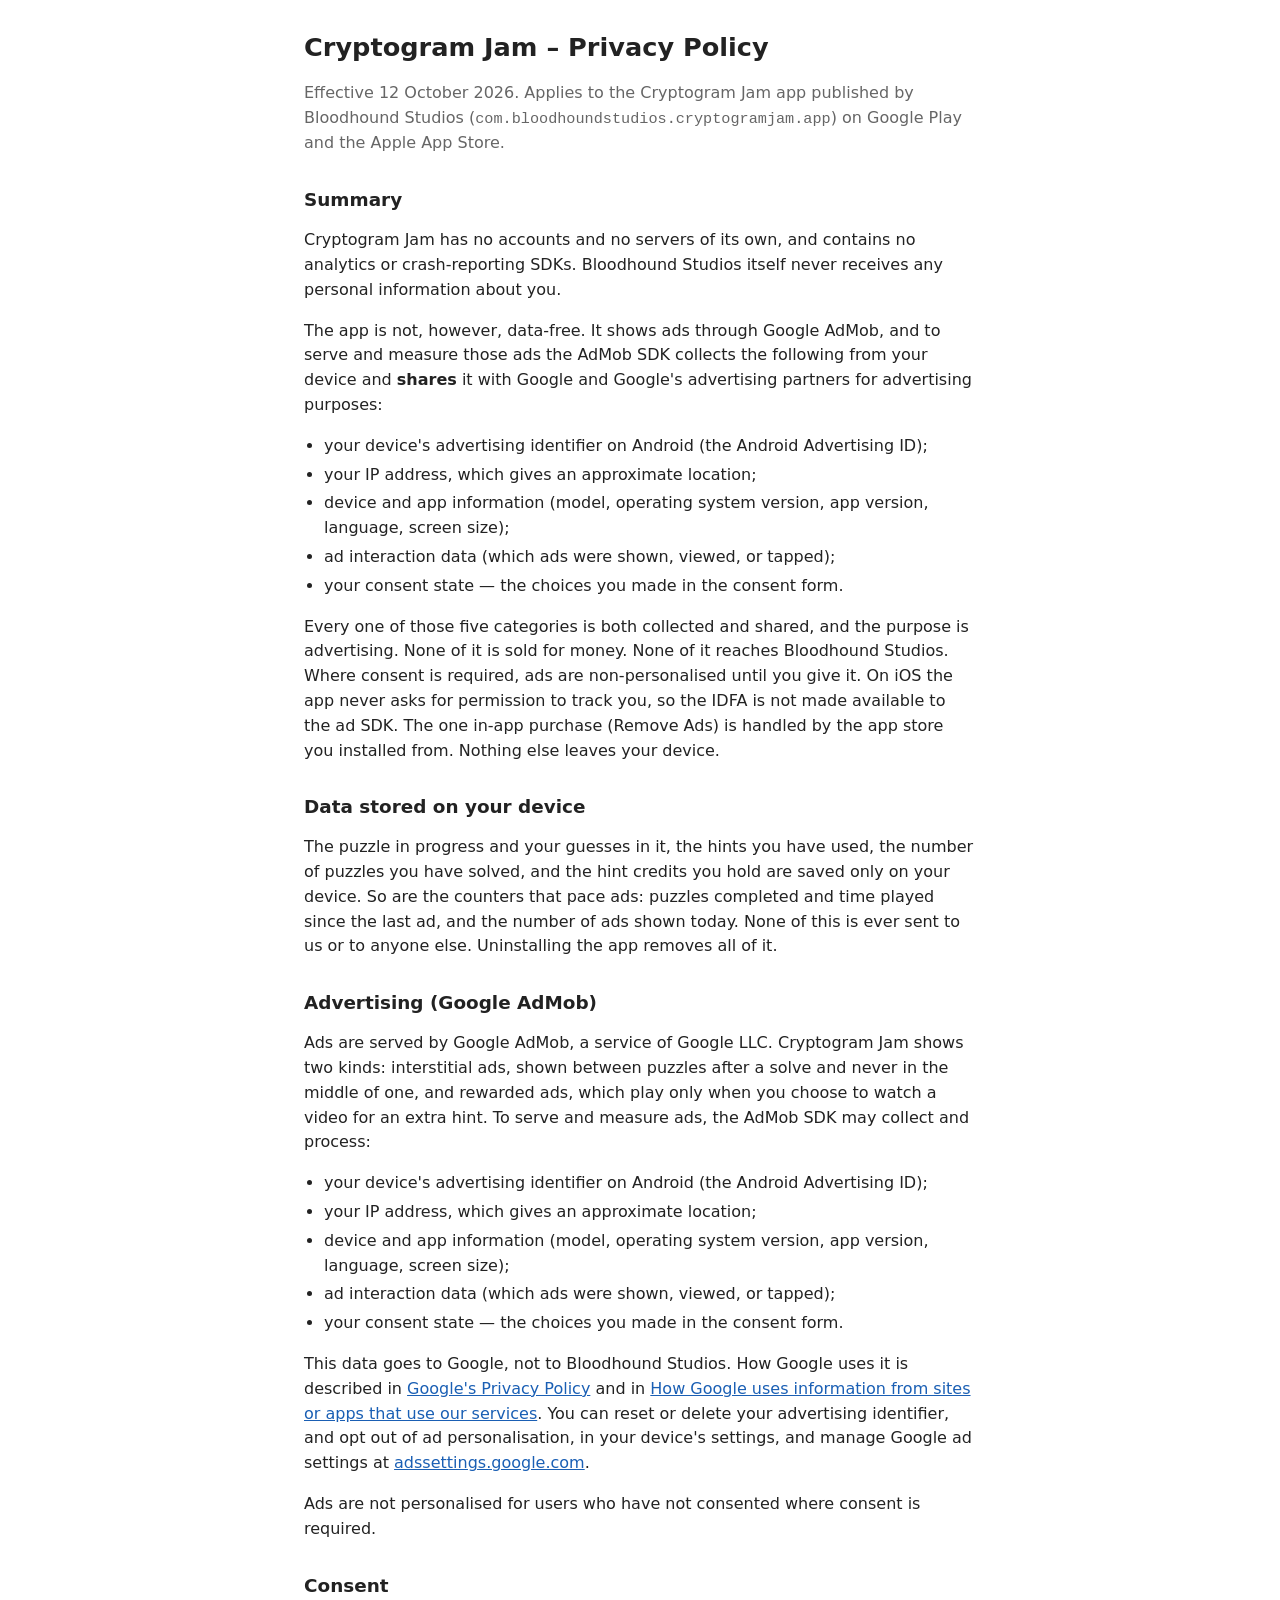
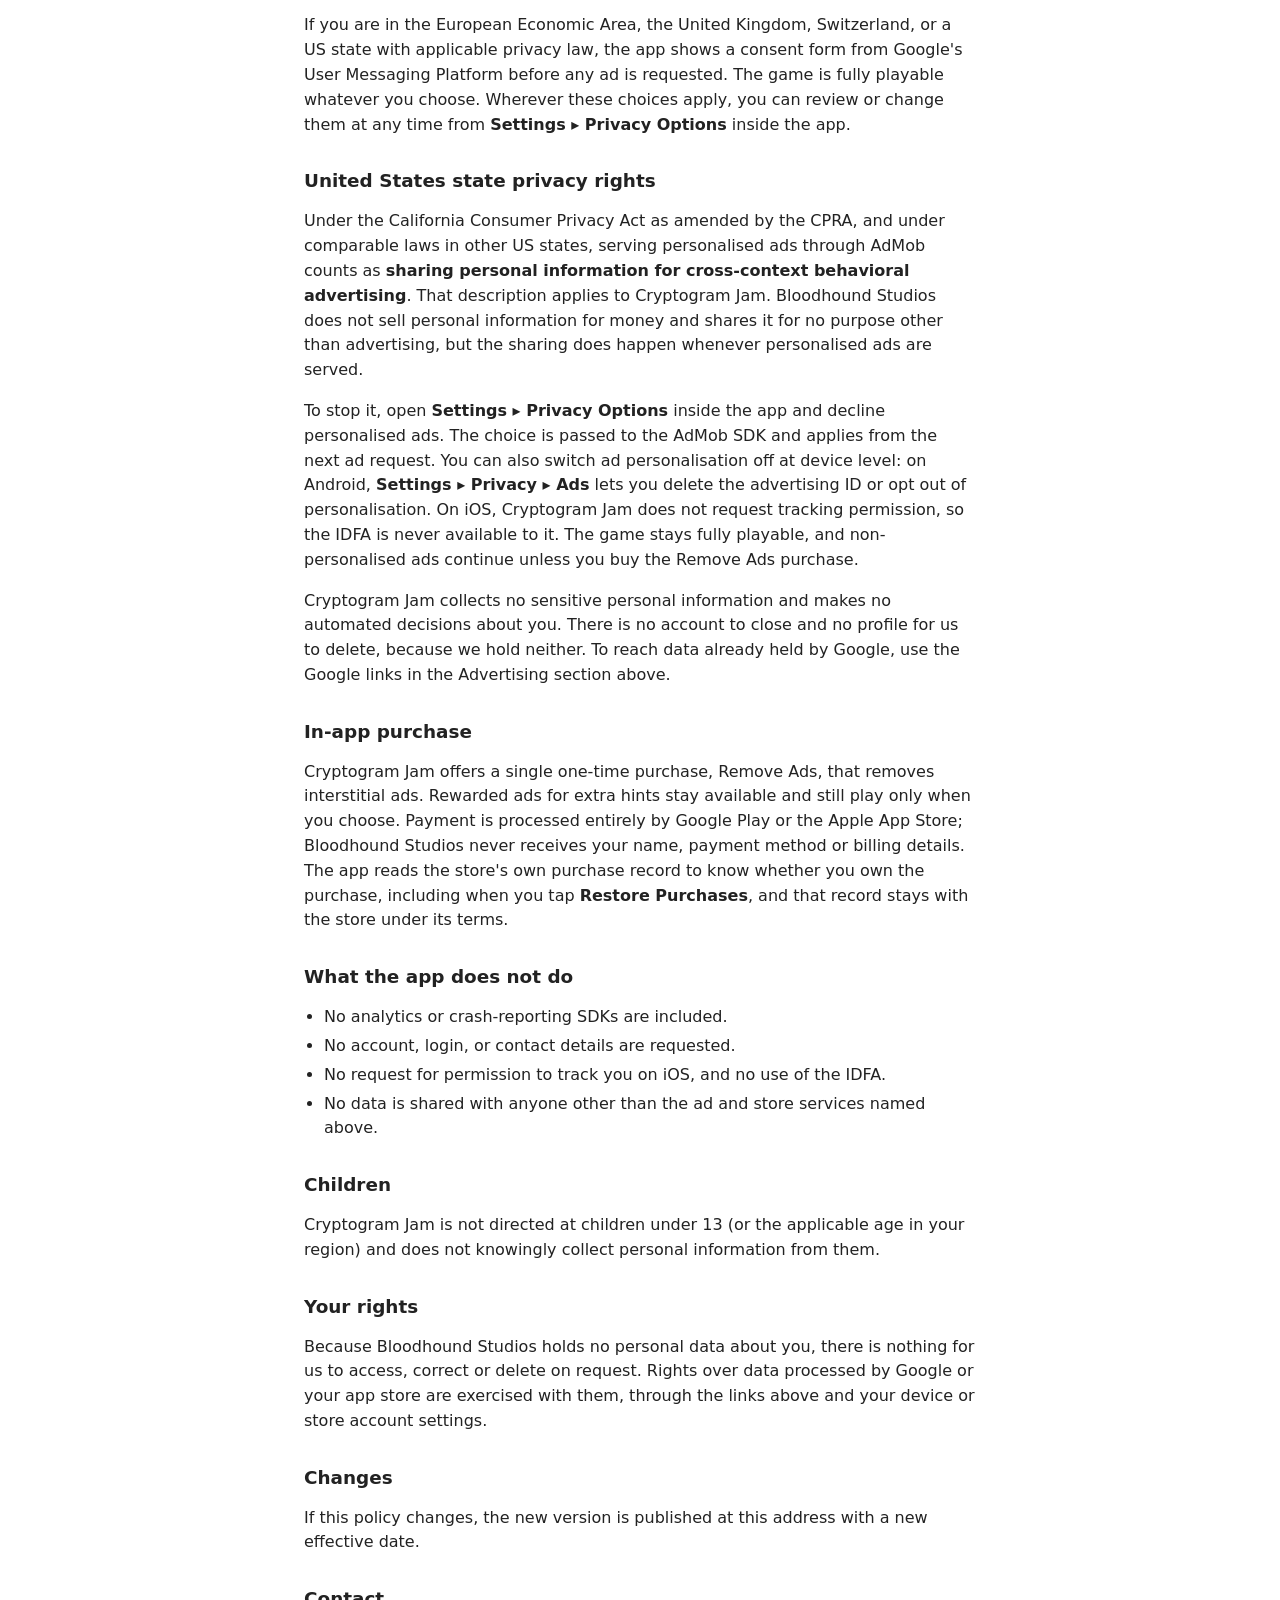
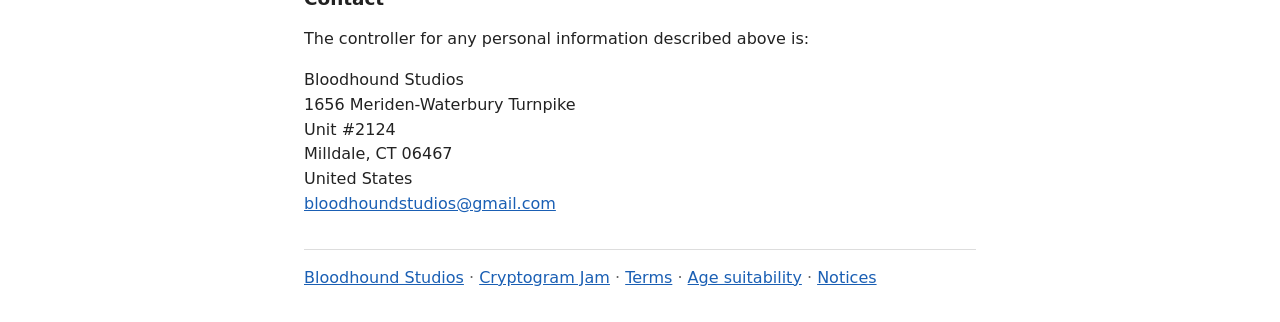
<file: cryptogramjam/privacy.html>
<!DOCTYPE html>
<html lang="en">
<head>
<meta charset="utf-8">
<meta name="viewport" content="width=device-width, initial-scale=1">
<meta name="robots" content="index, follow">
<meta name="description" content="Privacy policy for the Cryptogram Jam app (com.bloodhoundstudios.cryptogramjam.app) by Bloodhound Studios. What the app collects, what is shared with Google AdMob for advertising, and how to change or stop it.">
<title>Cryptogram Jam &#8211; Privacy Policy</title>
<link rel="stylesheet" href="../style.css">
</head>
<body>
<h1>Cryptogram Jam &ndash; Privacy Policy</h1>
<p class="meta">Effective 12 October 2026. Applies to the Cryptogram Jam app published by Bloodhound Studios
(<code>com.bloodhoundstudios.<wbr>cryptogramjam.app</code>) on Google Play and the Apple App Store.</p>

<h2>Summary</h2>
<p>Cryptogram Jam has no accounts and no servers of its own, and contains no analytics or
crash-reporting SDKs. Bloodhound Studios itself never receives any personal information about you.</p>
<p>The app is not, however, data-free. It shows ads through Google AdMob, and to serve and measure
those ads the AdMob SDK collects the following from your device and <strong>shares</strong> it with
Google and Google's advertising partners for advertising purposes:</p>
<ul>
  <li>your device's advertising identifier on Android (the Android Advertising ID);</li>
  <li>your IP address, which gives an approximate location;</li>
  <li>device and app information (model, operating system version, app version, language, screen size);</li>
  <li>ad interaction data (which ads were shown, viewed, or tapped);</li>
  <li>your consent state &mdash; the choices you made in the consent form.</li>
</ul>
<p>Every one of those five categories is both collected and shared, and the purpose is advertising.
None of it is sold for money. None of it reaches Bloodhound Studios. Where consent is required, ads
are non-personalised until you give it. On iOS the app never asks for permission to track you, so
the IDFA is not made available to the ad SDK. The one in-app purchase (Remove Ads) is handled by the
app store you installed from. Nothing else leaves your device.</p>

<h2>Data stored on your device</h2>
<p>The puzzle in progress and your guesses in it, the hints you have used, the number of puzzles you
have solved, and the hint credits you hold are saved only on your device. So are the counters that
pace ads: puzzles completed and time played since the last ad, and the number of ads shown today.
None of this is ever sent to us or to anyone else. Uninstalling the app removes all of it.</p>

<h2>Advertising (Google AdMob)</h2>
<p>Ads are served by Google AdMob, a service of Google LLC. Cryptogram Jam shows two kinds:
interstitial ads, shown between puzzles after a solve and never in the middle of one, and rewarded
ads, which play only when you choose to watch a video for an extra hint. To serve and measure ads,
the AdMob SDK may collect and process:</p>
<ul>
  <li>your device's advertising identifier on Android (the Android Advertising ID);</li>
  <li>your IP address, which gives an approximate location;</li>
  <li>device and app information (model, operating system version, app version, language, screen size);</li>
  <li>ad interaction data (which ads were shown, viewed, or tapped);</li>
  <li>your consent state &mdash; the choices you made in the consent form.</li>
</ul>
<p>This data goes to Google, not to Bloodhound Studios. How Google uses it is described in
<a href="https://policies.google.com/privacy">Google's Privacy Policy</a> and in
<a href="https://policies.google.com/technologies/partner-sites">How Google uses information from sites or apps that
use our services</a>. You can reset or delete your advertising identifier, and opt out of ad personalisation, in your
device's settings, and manage Google ad settings at <a href="https://adssettings.google.com">adssettings.google.com</a>.</p>
<p>Ads are not personalised for users who have not consented where consent is required.</p>

<h2>Consent</h2>
<p>If you are in the European Economic Area, the United Kingdom, Switzerland, or a US state with applicable privacy
law, the app shows a consent form from Google's User Messaging Platform before any ad is requested. The game is fully
playable whatever you choose. Wherever these choices apply, you can review or change them at any time from
<strong>Settings &#9656; Privacy Options</strong> inside the app.</p>

<h2>United States state privacy rights</h2>
<p>Under the California Consumer Privacy Act as amended by the CPRA, and under comparable laws in
other US states, serving personalised ads through AdMob counts as <strong>sharing personal
information for cross-context behavioral advertising</strong>. That description applies to
Cryptogram Jam. Bloodhound Studios does not sell personal information for money and shares it for no
purpose other than advertising, but the sharing does happen whenever personalised ads are served.</p>
<p>To stop it, open <strong>Settings &#9656; Privacy Options</strong> inside the app and decline
personalised ads. The choice is passed to the AdMob SDK and applies from the next ad request. You can
also switch ad personalisation off at device level: on Android, <strong>Settings &#9656; Privacy
&#9656; Ads</strong> lets you delete the advertising ID or opt out of personalisation. On iOS,
Cryptogram Jam does not request tracking permission, so the IDFA is never available to it. The game
stays fully playable, and non-personalised ads continue unless you buy the Remove Ads purchase.</p>
<p>Cryptogram Jam collects no sensitive personal information and makes no automated decisions about
you. There is no account to close and no profile for us to delete, because we hold neither. To reach
data already held by Google, use the Google links in the Advertising section above.</p>

<h2>In-app purchase</h2>
<p>Cryptogram Jam offers a single one-time purchase, Remove Ads, that removes interstitial ads. Rewarded
ads for extra hints stay available and still play only when you choose. Payment is processed entirely
by Google Play or the Apple App Store; Bloodhound Studios never receives your name, payment method or
billing details. The app reads the store's own purchase record to know whether you own the purchase,
including when you tap <strong>Restore Purchases</strong>, and that record stays with the store under
its terms.</p>

<h2>What the app does not do</h2>
<ul>
  <li>No analytics or crash-reporting SDKs are included.</li>
  <li>No account, login, or contact details are requested.</li>
  <li>No request for permission to track you on iOS, and no use of the IDFA.</li>
  <li>No data is shared with anyone other than the ad and store services named above.</li>
</ul>

<h2>Children</h2>
<p>Cryptogram Jam is not directed at children under 13 (or the applicable age in your region) and does not knowingly
collect personal information from them.</p>

<h2>Your rights</h2>
<p>Because Bloodhound Studios holds no personal data about you, there is nothing for us to access, correct or delete on
request. Rights over data processed by Google or your app store are exercised with them, through the links above and
your device or store account settings.</p>

<h2>Changes</h2>
<p>If this policy changes, the new version is published at this address with a new effective date.</p>

<h2>Contact</h2>
<p>The controller for any personal information described above is:</p>
<p>Bloodhound Studios<br>
1656 Meriden-Waterbury Turnpike<br>
Unit #2124<br>
Milldale, CT 06467<br>
United States<br>
<a href="mailto:bloodhoundstudios@gmail.com">bloodhoundstudios@gmail.com</a></p>

<hr>
<p class="meta"><a href="../index.html">Bloodhound Studios</a> &middot; <a href="index.html">Cryptogram Jam</a> &middot; <a href="terms.html">Terms</a> &middot; <a href="suitability.html">Age suitability</a> &middot; <a href="notices.html">Notices</a></p>
</body>
</html>
</file>
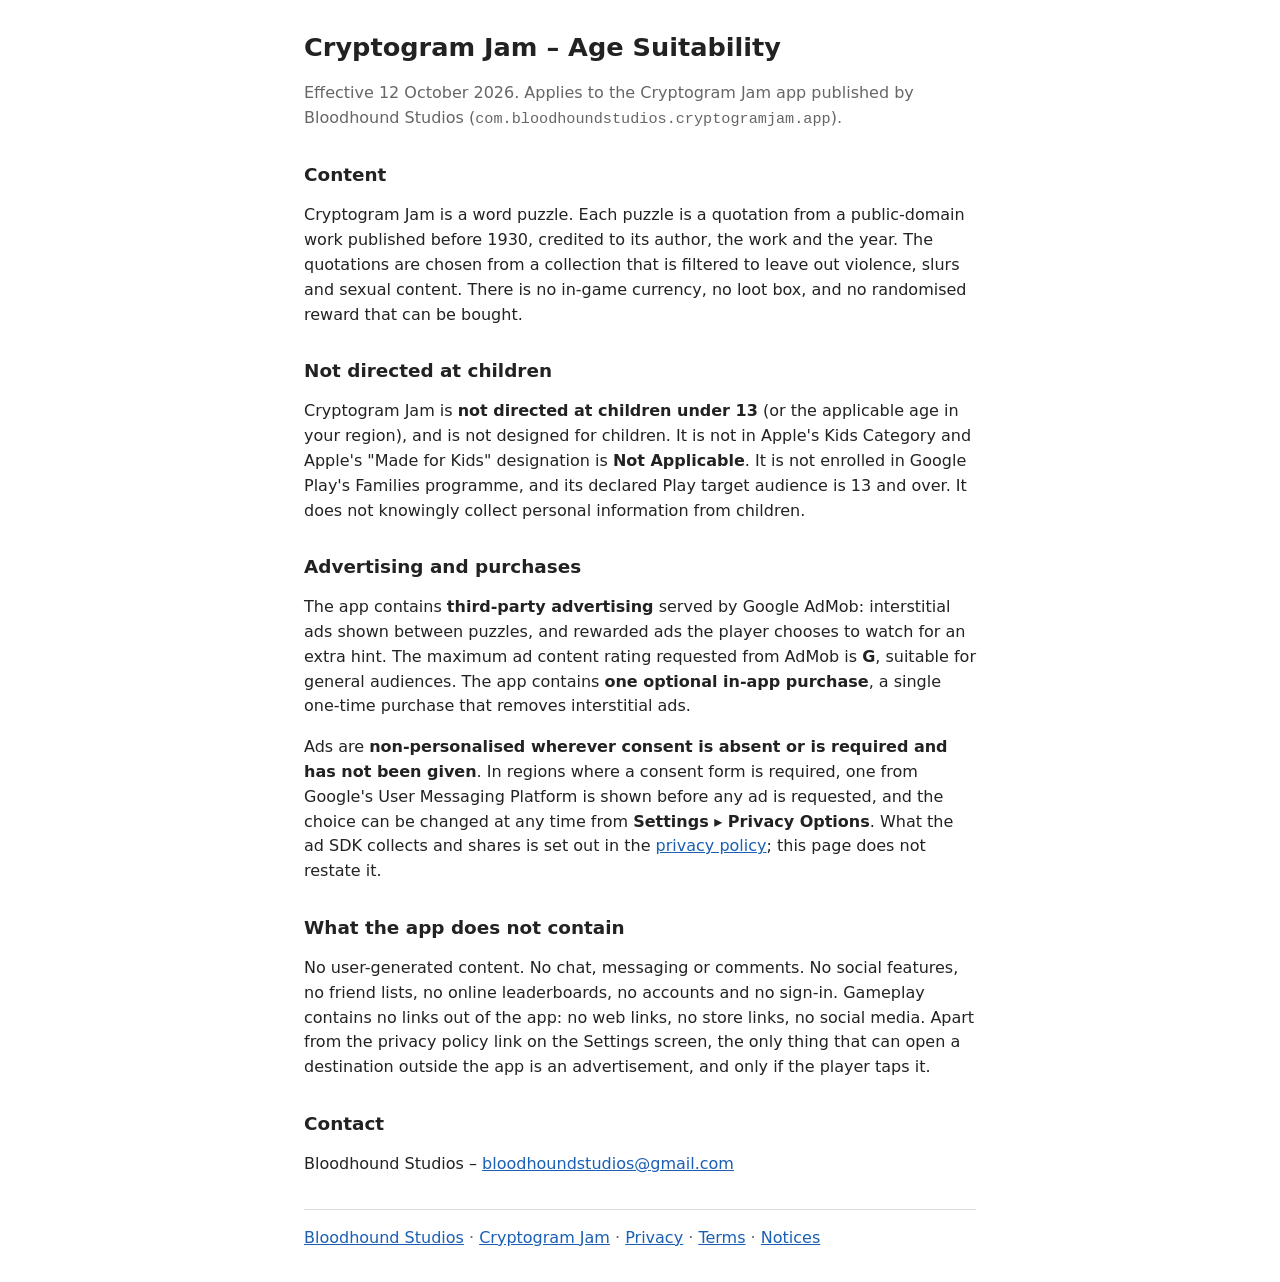
<file: cryptogramjam/suitability.html>
<!DOCTYPE html>
<html lang="en">
<head>
<meta charset="utf-8">
<meta name="viewport" content="width=device-width, initial-scale=1">
<meta name="robots" content="index, follow">
<meta name="description" content="Age suitability for the Cryptogram Jam app by Bloodhound Studios: content, advertising and in-app purchase disclosure, and why the app is not directed at children under 13.">
<title>Cryptogram Jam &#8211; Age Suitability</title>
<link rel="stylesheet" href="../style.css">
</head>
<body>
<h1>Cryptogram Jam &ndash; Age Suitability</h1>
<p class="meta">Effective 12 October 2026. Applies to the Cryptogram Jam app published by Bloodhound Studios
(<code>com.bloodhoundstudios.<wbr>cryptogramjam.app</code>).</p>

<h2>Content</h2>
<p>Cryptogram Jam is a word puzzle. Each puzzle is a quotation from a public-domain work published
before 1930, credited to its author, the work and the year. The quotations are chosen from a
collection that is filtered to leave out violence, slurs and sexual content. There is no in-game
currency, no loot box, and no randomised reward that can be bought.</p>

<h2>Not directed at children</h2>
<p>Cryptogram Jam is <strong>not directed at children under 13</strong> (or the applicable age in
your region), and is not designed for children. It is not in Apple's Kids Category and Apple's
"Made for Kids" designation is <strong>Not Applicable</strong>. It is not enrolled in Google Play's
Families programme, and its declared Play target audience is 13 and over. It does not knowingly
collect personal information from children.</p>

<h2>Advertising and purchases</h2>
<p>The app contains <strong>third-party advertising</strong> served by Google AdMob: interstitial
ads shown between puzzles, and rewarded ads the player chooses to watch for an extra hint. The
maximum ad content rating requested from AdMob is <strong>G</strong>, suitable for general
audiences. The app contains <strong>one optional in-app purchase</strong>, a single one-time
purchase that removes interstitial ads.</p>
<p>Ads are <strong>non-personalised wherever consent is absent or is required and has not been
given</strong>. In regions where a consent form is required, one from Google's User Messaging
Platform is shown before any ad is requested, and the choice can be changed at any time from
<strong>Settings &#9656; Privacy Options</strong>. What the ad SDK collects and shares is set out in
the <a href="privacy.html">privacy policy</a>; this page does not restate it.</p>

<h2>What the app does not contain</h2>
<p>No user-generated content. No chat, messaging or comments. No social features, no friend lists,
no online leaderboards, no accounts and no sign-in. Gameplay contains no links out of the app: no
web links, no store links, no social media. Apart from the privacy policy link on the Settings
screen, the only thing that can open a destination outside the app is an advertisement, and only if
the player taps it.</p>

<h2>Contact</h2>
<p>Bloodhound Studios &ndash; <a href="mailto:bloodhoundstudios@gmail.com">bloodhoundstudios@gmail.com</a></p>

<hr>
<p class="meta"><a href="../index.html">Bloodhound Studios</a> &middot; <a href="index.html">Cryptogram Jam</a> &middot; <a href="privacy.html">Privacy</a> &middot; <a href="terms.html">Terms</a> &middot; <a href="notices.html">Notices</a></p>
</body>
</html>
</file>
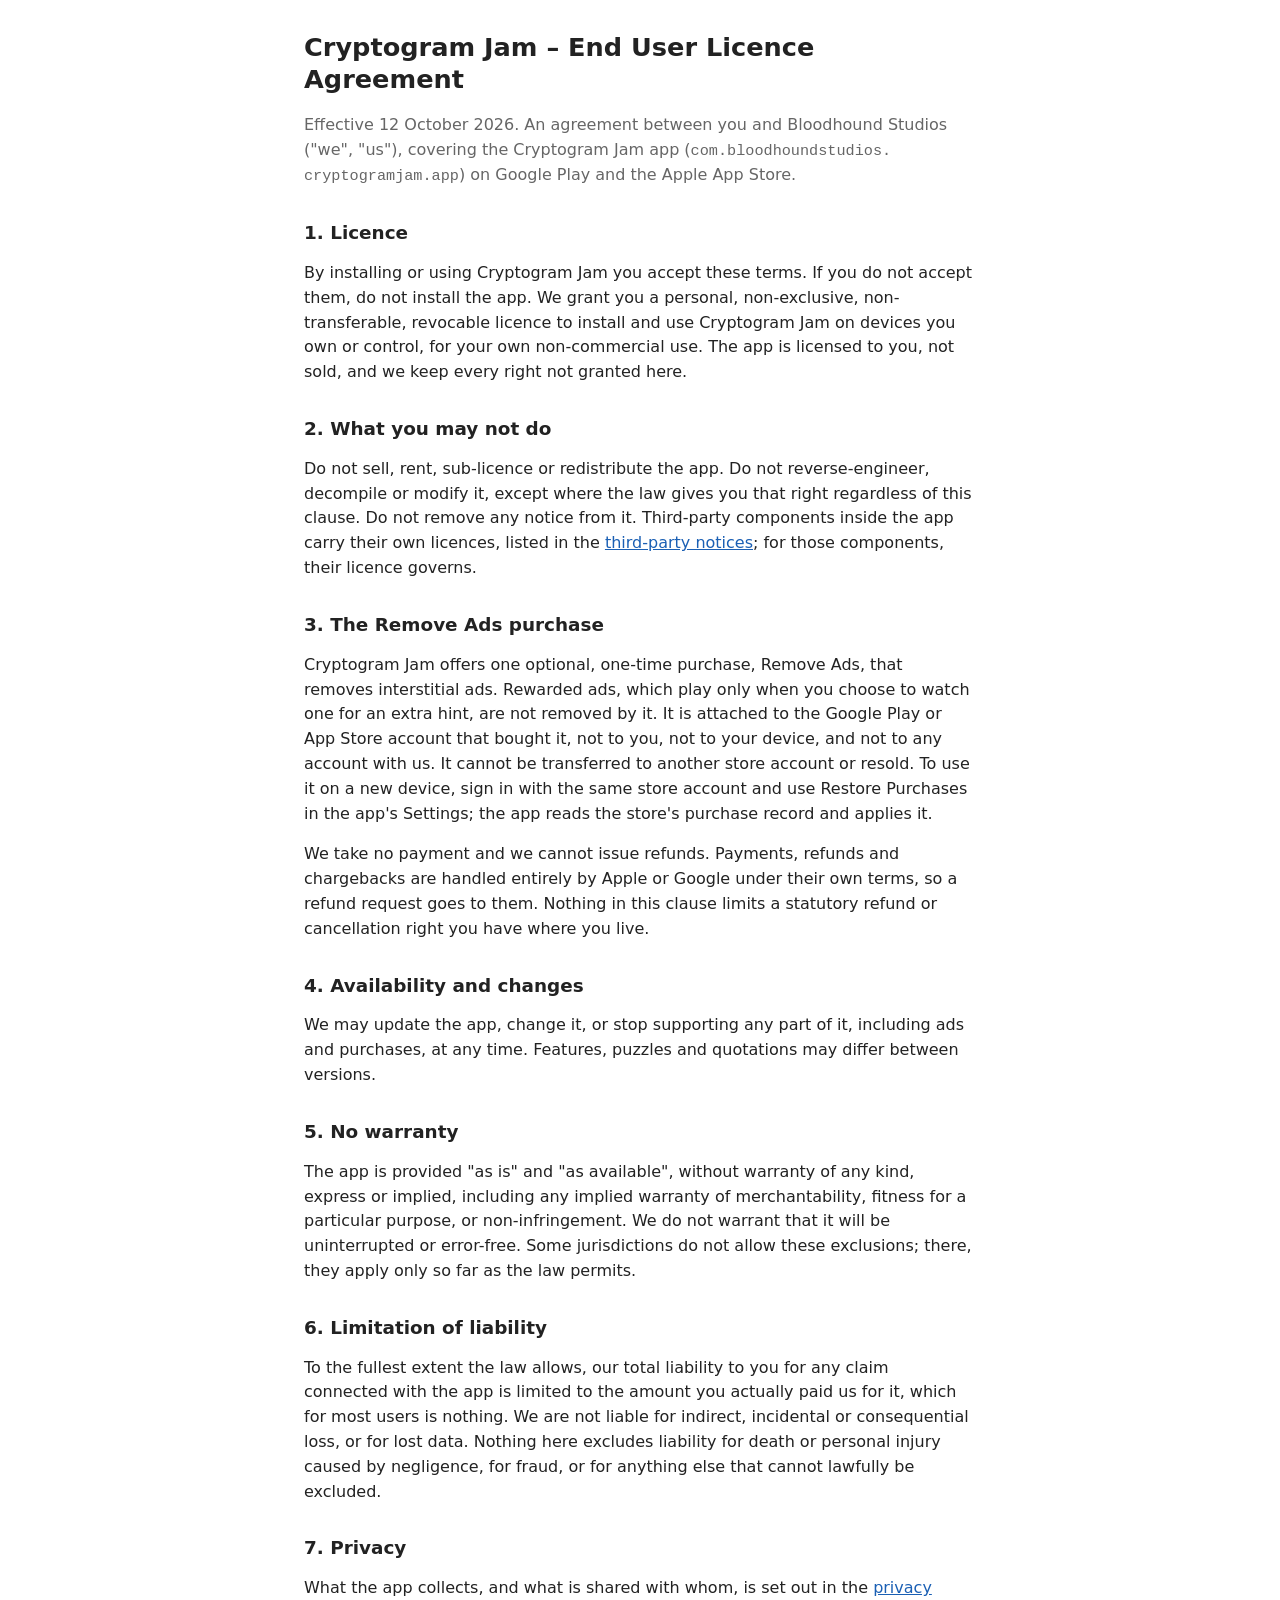
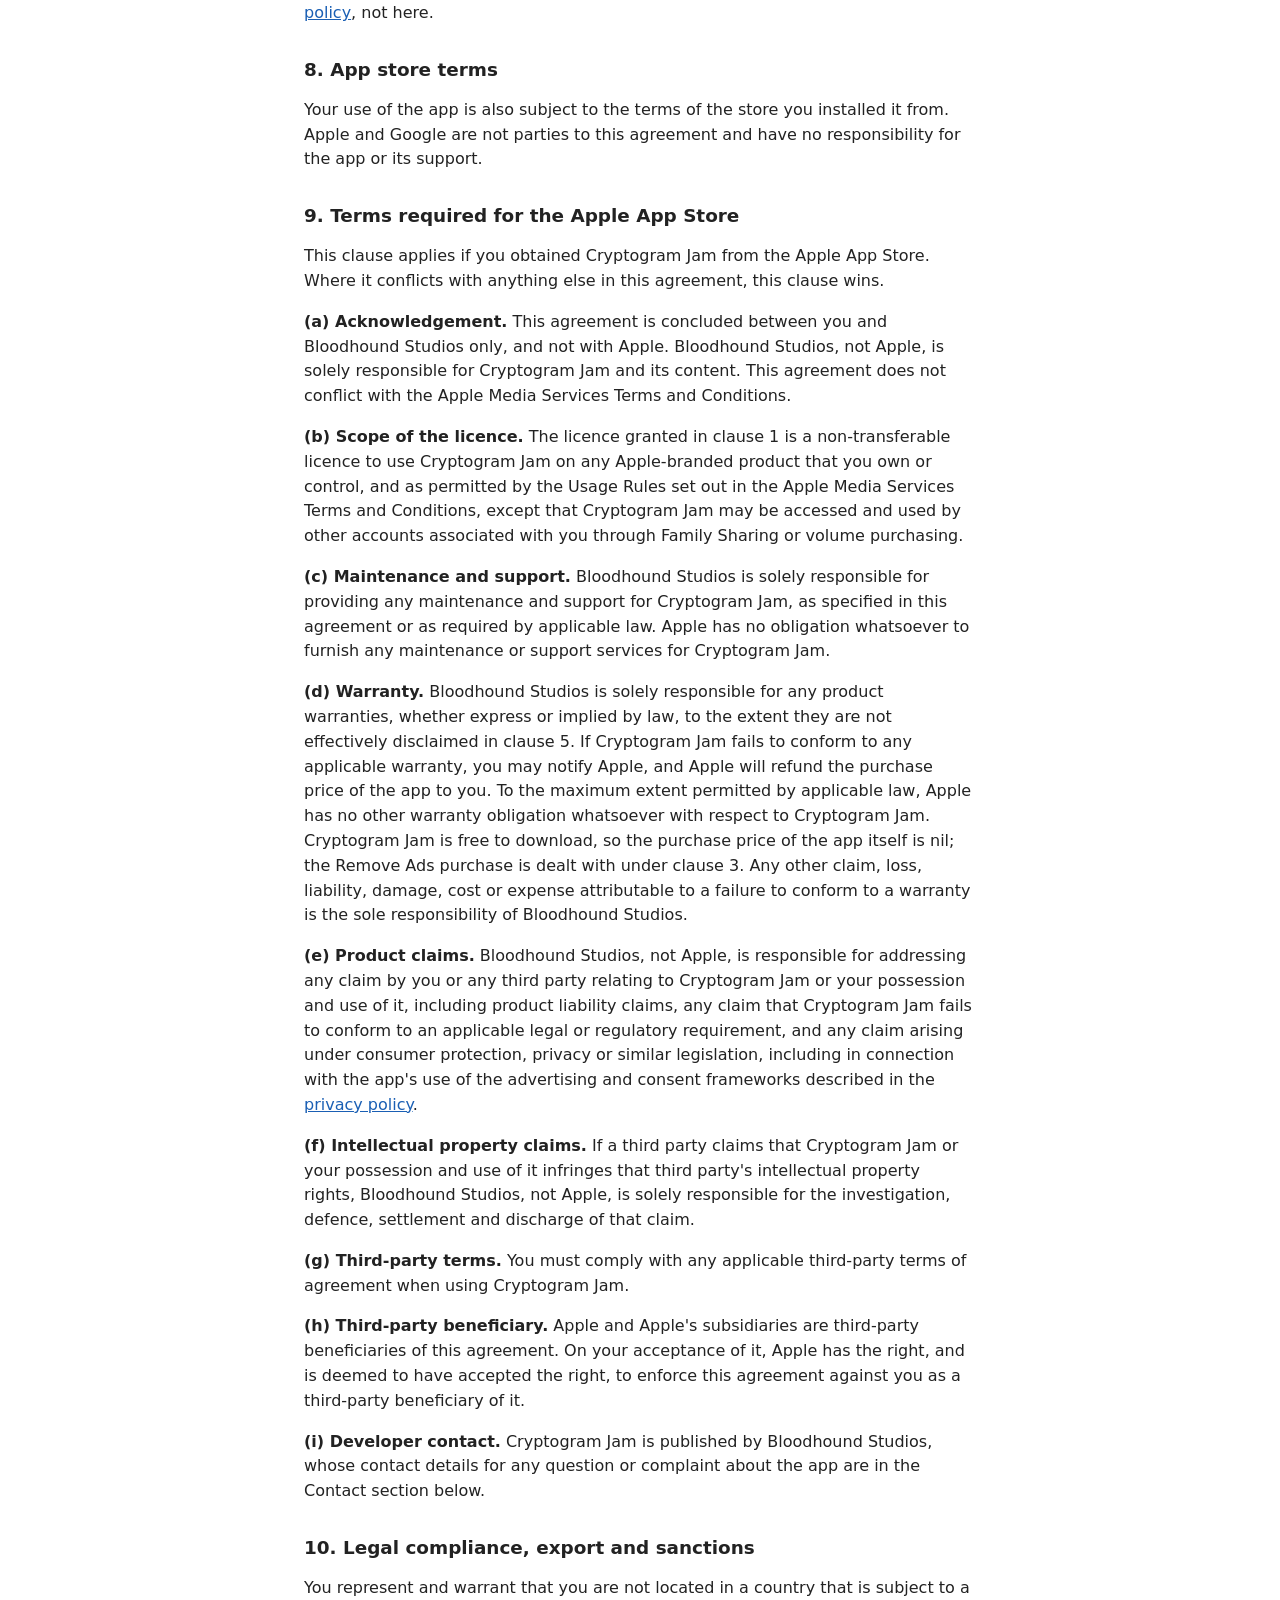
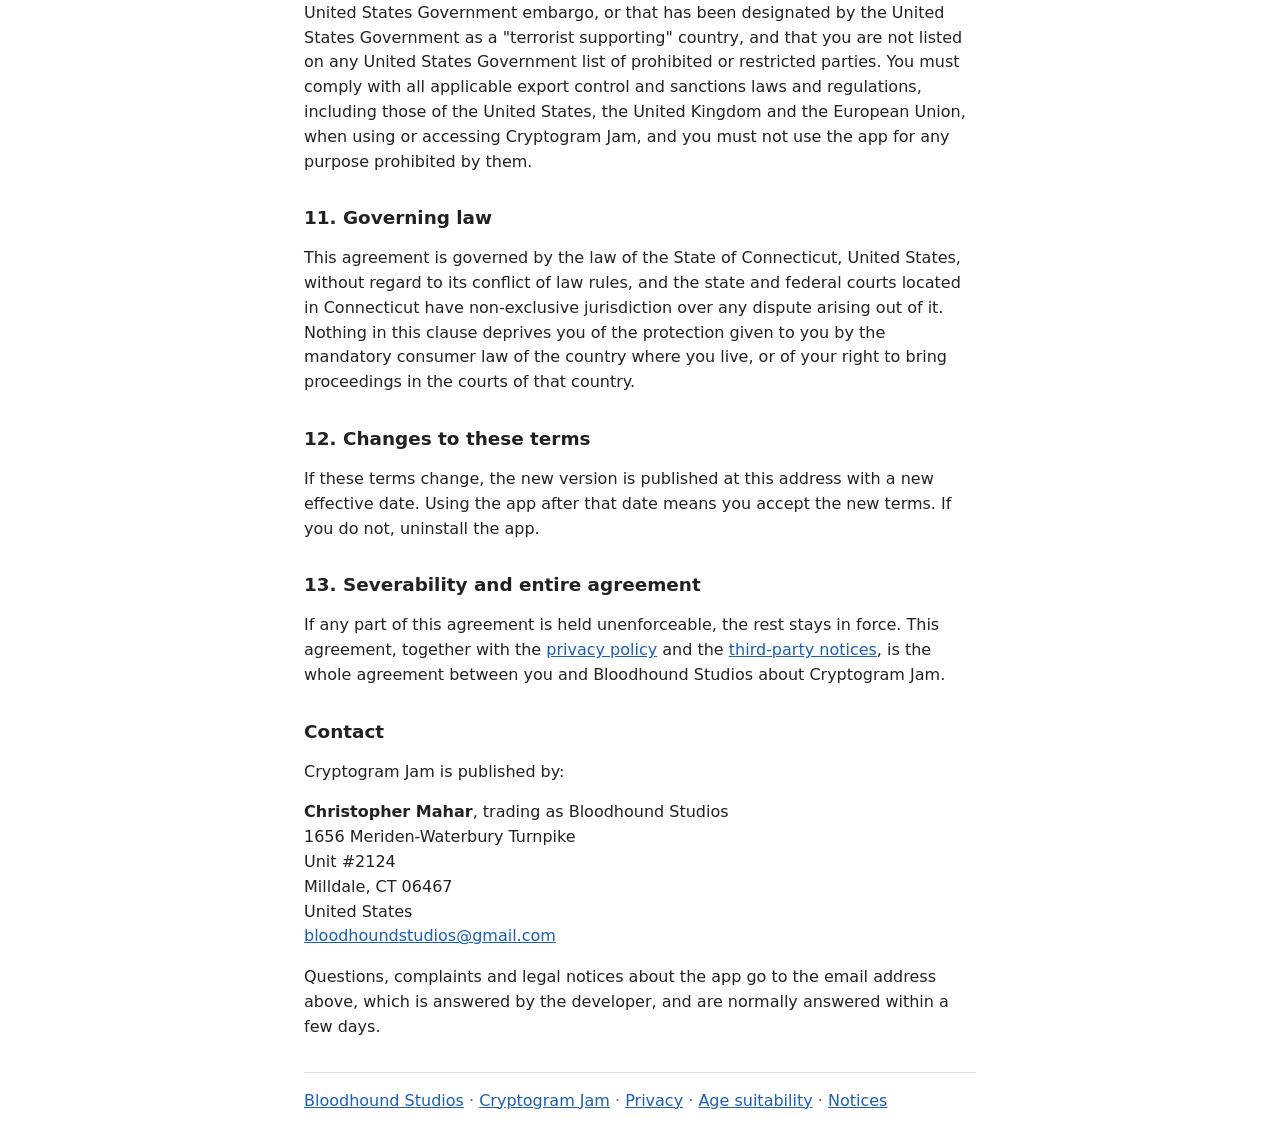
<file: cryptogramjam/terms.html>
<!DOCTYPE html>
<html lang="en">
<head>
<meta charset="utf-8">
<meta name="viewport" content="width=device-width, initial-scale=1">
<meta name="robots" content="index, follow">
<meta name="description" content="End user licence agreement for the Cryptogram Jam app by Bloodhound Studios, including the terms required for apps distributed through the Apple App Store.">
<title>Cryptogram Jam &#8211; End User Licence Agreement</title>
<link rel="stylesheet" href="../style.css">
</head>
<body>
<h1>Cryptogram Jam &ndash; End User Licence Agreement</h1>
<p class="meta">Effective 12 October 2026. An agreement between you and Bloodhound Studios ("we", "us"),
covering the Cryptogram Jam app (<code>com.bloodhoundstudios.<wbr>cryptogramjam.app</code>) on Google Play and the Apple App Store.</p>

<h2>1. Licence</h2>
<p>By installing or using Cryptogram Jam you accept these terms. If you do not accept them, do not
install the app. We grant you a personal, non-exclusive, non-transferable, revocable licence to
install and use Cryptogram Jam on devices you own or control, for your own non-commercial use. The app
is licensed to you, not sold, and we keep every right not granted here.</p>

<h2>2. What you may not do</h2>
<p>Do not sell, rent, sub-licence or redistribute the app. Do not reverse-engineer, decompile or
modify it, except where the law gives you that right regardless of this clause. Do not remove any
notice from it. Third-party components inside the app carry their own licences, listed in the
<a href="notices.html">third-party notices</a>; for those components, their licence governs.</p>

<h2>3. The Remove Ads purchase</h2>
<p>Cryptogram Jam offers one optional, one-time purchase, Remove Ads, that removes interstitial ads.
Rewarded ads, which play only when you choose to watch one for an extra hint, are not removed by it.
It is attached
to the Google Play or App Store account that bought it, not to you, not to your device, and not to
any account with us. It cannot be transferred to another store account or resold. To use it on a new
device, sign in with the same store account and use Restore Purchases in the app's Settings; the
app reads the store's purchase record and applies it.</p>
<p>We take no payment and we cannot issue refunds. Payments, refunds and chargebacks are handled
entirely by Apple or Google under their own terms, so a refund request goes to them. Nothing in this
clause limits a statutory refund or cancellation right you have where you live.</p>

<h2>4. Availability and changes</h2>
<p>We may update the app, change it, or stop supporting any part of it, including ads and purchases,
at any time. Features, puzzles and quotations may differ between versions.</p>

<h2>5. No warranty</h2>
<p>The app is provided "as is" and "as available", without warranty of any kind, express or implied,
including any implied warranty of merchantability, fitness for a particular purpose, or
non-infringement. We do not warrant that it will be uninterrupted or error-free. Some jurisdictions
do not allow these exclusions; there, they apply only so far as the law permits.</p>

<h2>6. Limitation of liability</h2>
<p>To the fullest extent the law allows, our total liability to you for any claim connected with the
app is limited to the amount you actually paid us for it, which for most users is nothing. We are
not liable for indirect, incidental or consequential loss, or for lost data. Nothing here excludes
liability for death or personal injury caused by negligence, for fraud, or for anything else that
cannot lawfully be excluded.</p>

<h2>7. Privacy</h2>
<p>What the app collects, and what is shared with whom, is set out in the
<a href="privacy.html">privacy policy</a>, not here.</p>

<h2>8. App store terms</h2>
<p>Your use of the app is also subject to the terms of the store you installed it from. Apple and
Google are not parties to this agreement and have no responsibility for the app or its support.</p>

<h2>9. Terms required for the Apple App Store</h2>
<p>This clause applies if you obtained Cryptogram Jam from the Apple App Store. Where it conflicts with
anything else in this agreement, this clause wins.</p>
<p><strong>(a) Acknowledgement.</strong> This agreement is concluded between you and Bloodhound
Studios only, and not with Apple. Bloodhound Studios, not Apple, is solely responsible for
Cryptogram Jam and its content. This agreement does not conflict with the Apple Media Services Terms and
Conditions.</p>
<p><strong>(b) Scope of the licence.</strong> The licence granted in clause 1 is a non-transferable
licence to use Cryptogram Jam on any Apple-branded product that you own or control, and as permitted by
the Usage Rules set out in the Apple Media Services Terms and Conditions, except that Cryptogram Jam may
be accessed and used by other accounts associated with you through Family Sharing or volume
purchasing.</p>
<p><strong>(c) Maintenance and support.</strong> Bloodhound Studios is solely responsible for
providing any maintenance and support for Cryptogram Jam, as specified in this agreement or as required
by applicable law. Apple has no obligation whatsoever to furnish any maintenance or support services
for Cryptogram Jam.</p>
<p><strong>(d) Warranty.</strong> Bloodhound Studios is solely responsible for any product warranties,
whether express or implied by law, to the extent they are not effectively disclaimed in clause 5. If
Cryptogram Jam fails to conform to any applicable warranty, you may notify Apple, and Apple will refund
the purchase price of the app to you. To the maximum extent permitted by applicable law, Apple has no
other warranty obligation whatsoever with respect to Cryptogram Jam. Cryptogram Jam is free to download, so
the purchase price of the app itself is nil; the Remove Ads purchase is dealt with under clause 3.
Any other claim, loss, liability, damage, cost or expense attributable to a failure to conform to a
warranty is the sole responsibility of Bloodhound Studios.</p>
<p><strong>(e) Product claims.</strong> Bloodhound Studios, not Apple, is responsible for addressing
any claim by you or any third party relating to Cryptogram Jam or your possession and use of it,
including product liability claims, any claim that Cryptogram Jam fails to conform to an applicable
legal or regulatory requirement, and any claim arising under consumer protection, privacy or similar
legislation, including in connection with the app's use of the advertising and consent frameworks
described in the <a href="privacy.html">privacy policy</a>.</p>
<p><strong>(f) Intellectual property claims.</strong> If a third party claims that Cryptogram Jam or
your possession and use of it infringes that third party's intellectual property rights, Bloodhound
Studios, not Apple, is solely responsible for the investigation, defence, settlement and discharge of
that claim.</p>
<p><strong>(g) Third-party terms.</strong> You must comply with any applicable third-party terms of
agreement when using Cryptogram Jam.</p>
<p><strong>(h) Third-party beneficiary.</strong> Apple and Apple's subsidiaries are third-party
beneficiaries of this agreement. On your acceptance of it, Apple has the right, and is deemed to have
accepted the right, to enforce this agreement against you as a third-party beneficiary of it.</p>
<p><strong>(i) Developer contact.</strong> Cryptogram Jam is published by Bloodhound Studios, whose
contact details for any question or complaint about the app are in the Contact section below.</p>

<h2>10. Legal compliance, export and sanctions</h2>
<p>You represent and warrant that you are not located in a country that is subject to a United States
Government embargo, or that has been designated by the United States Government as a "terrorist
supporting" country, and that you are not listed on any United States Government list of prohibited
or restricted parties. You must comply with all applicable export control and sanctions laws and
regulations, including those of the United States, the United Kingdom and the European Union, when
using or accessing Cryptogram Jam, and you must not use the app for any purpose prohibited by them.</p>

<h2>11. Governing law</h2>
<p>This agreement is governed by the law of the State of Connecticut, United States, without regard
to its conflict of law rules, and the state and federal courts located in Connecticut have
non-exclusive jurisdiction over any dispute arising out of it. Nothing in this clause deprives you of
the protection given to you by the mandatory consumer law of the country where you live, or of your
right to bring proceedings in the courts of that country.</p>

<h2>12. Changes to these terms</h2>
<p>If these terms change, the new version is published at this address with a new effective date.
Using the app after that date means you accept the new terms. If you do not, uninstall the app.</p>

<h2>13. Severability and entire agreement</h2>
<p>If any part of this agreement is held unenforceable, the rest stays in force. This agreement,
together with the <a href="privacy.html">privacy policy</a> and the
<a href="notices.html">third-party notices</a>, is the whole agreement between you and Bloodhound
Studios about Cryptogram Jam.</p>

<h2>Contact</h2>
<p>Cryptogram Jam is published by:</p>
<p><strong>Christopher Mahar</strong>, trading as Bloodhound Studios<br>
1656 Meriden-Waterbury Turnpike<br>
Unit #2124<br>
Milldale, CT 06467<br>
United States<br>
<a href="mailto:bloodhoundstudios@gmail.com">bloodhoundstudios@gmail.com</a></p>
<p>Questions, complaints and legal notices about the app go to the email address above, which is
answered by the developer, and are normally answered within a few days.</p>

<hr>
<p class="meta"><a href="../index.html">Bloodhound Studios</a> &middot; <a href="index.html">Cryptogram Jam</a> &middot; <a href="privacy.html">Privacy</a> &middot; <a href="suitability.html">Age suitability</a> &middot; <a href="notices.html">Notices</a></p>
</body>
</html>
</file>
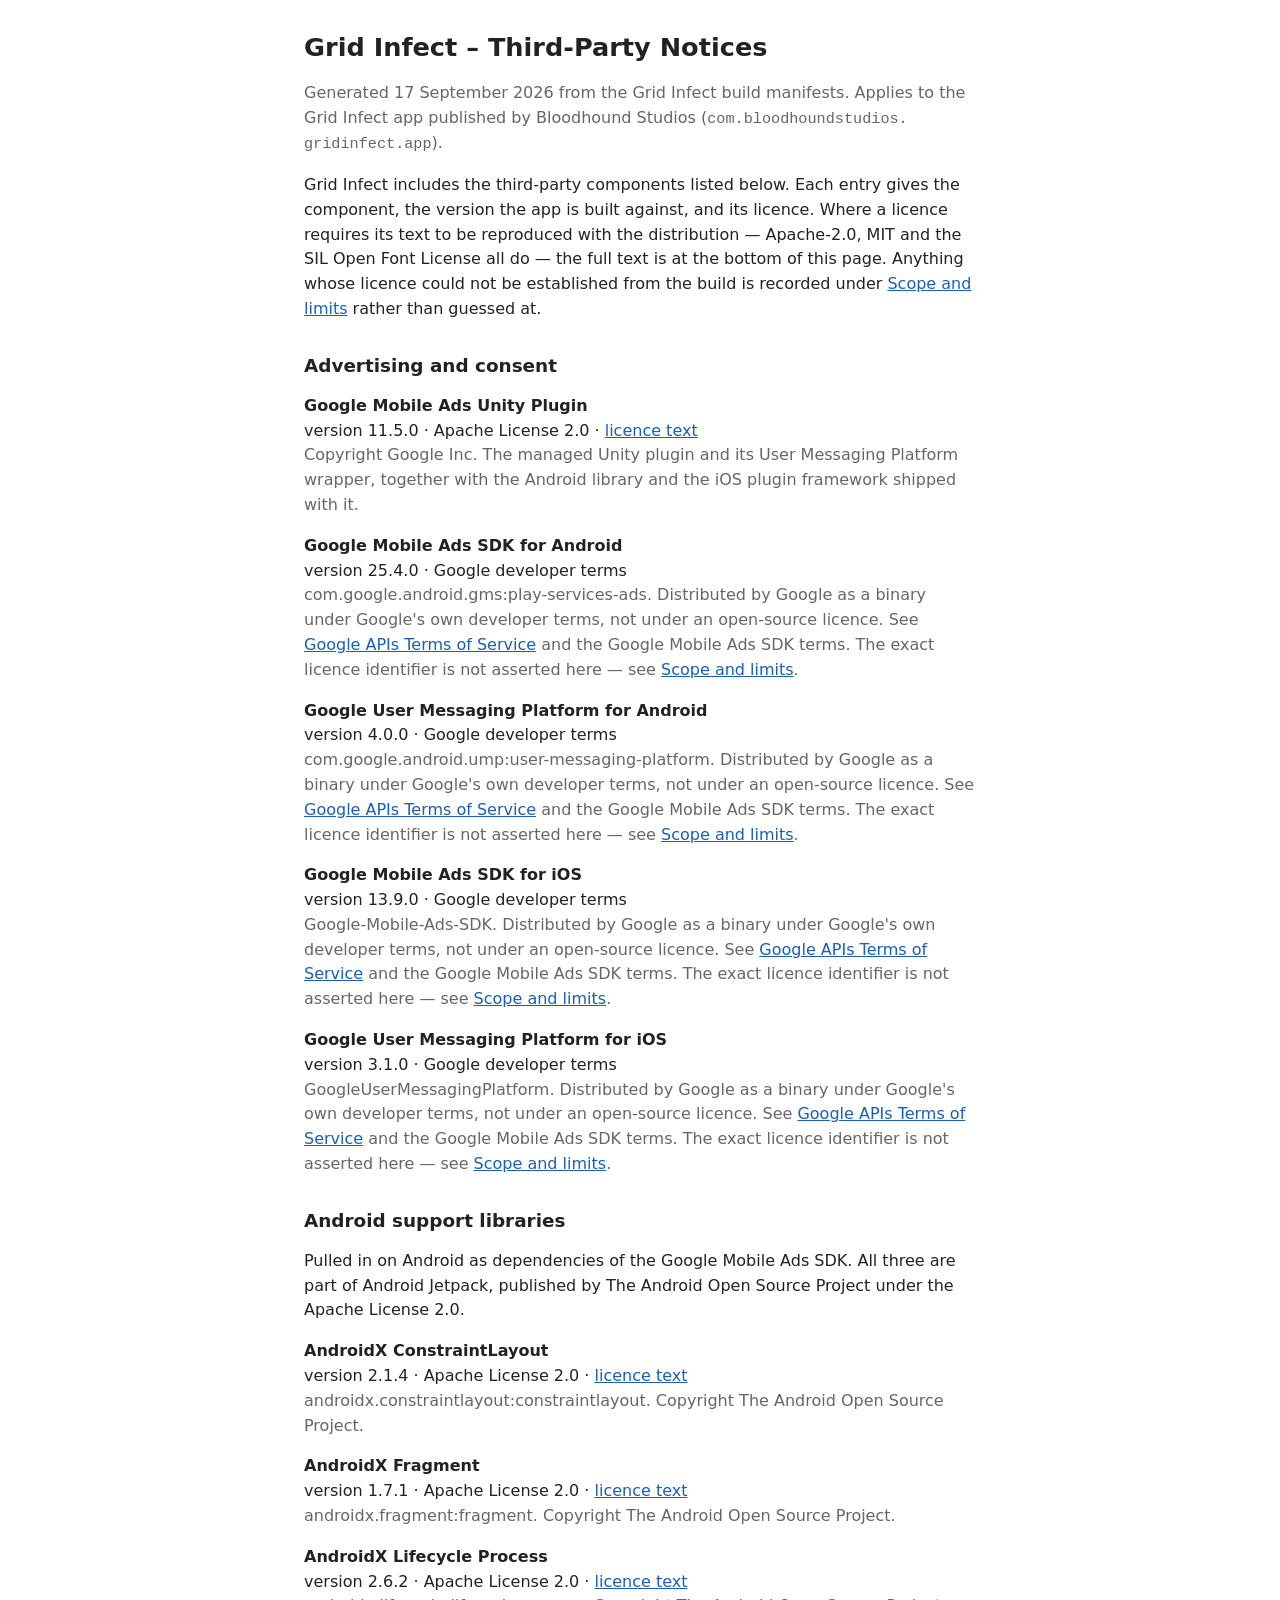
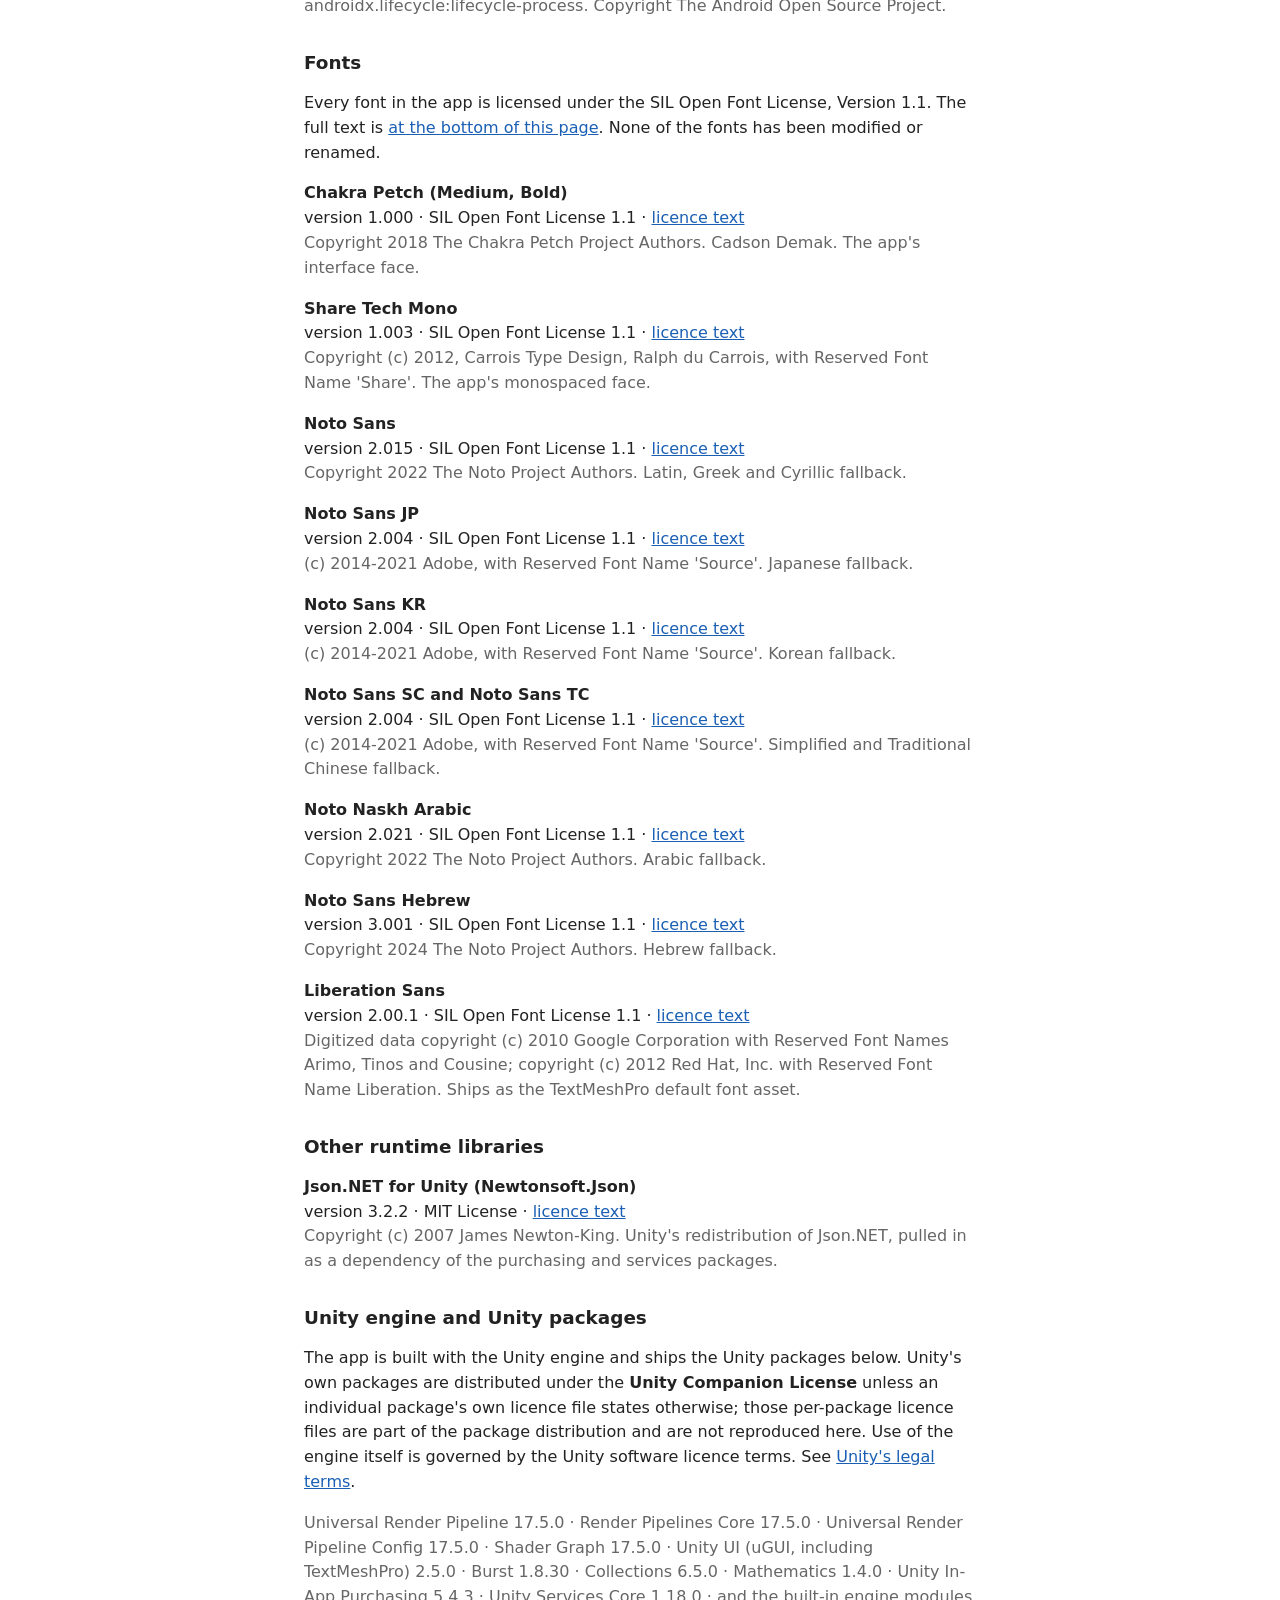
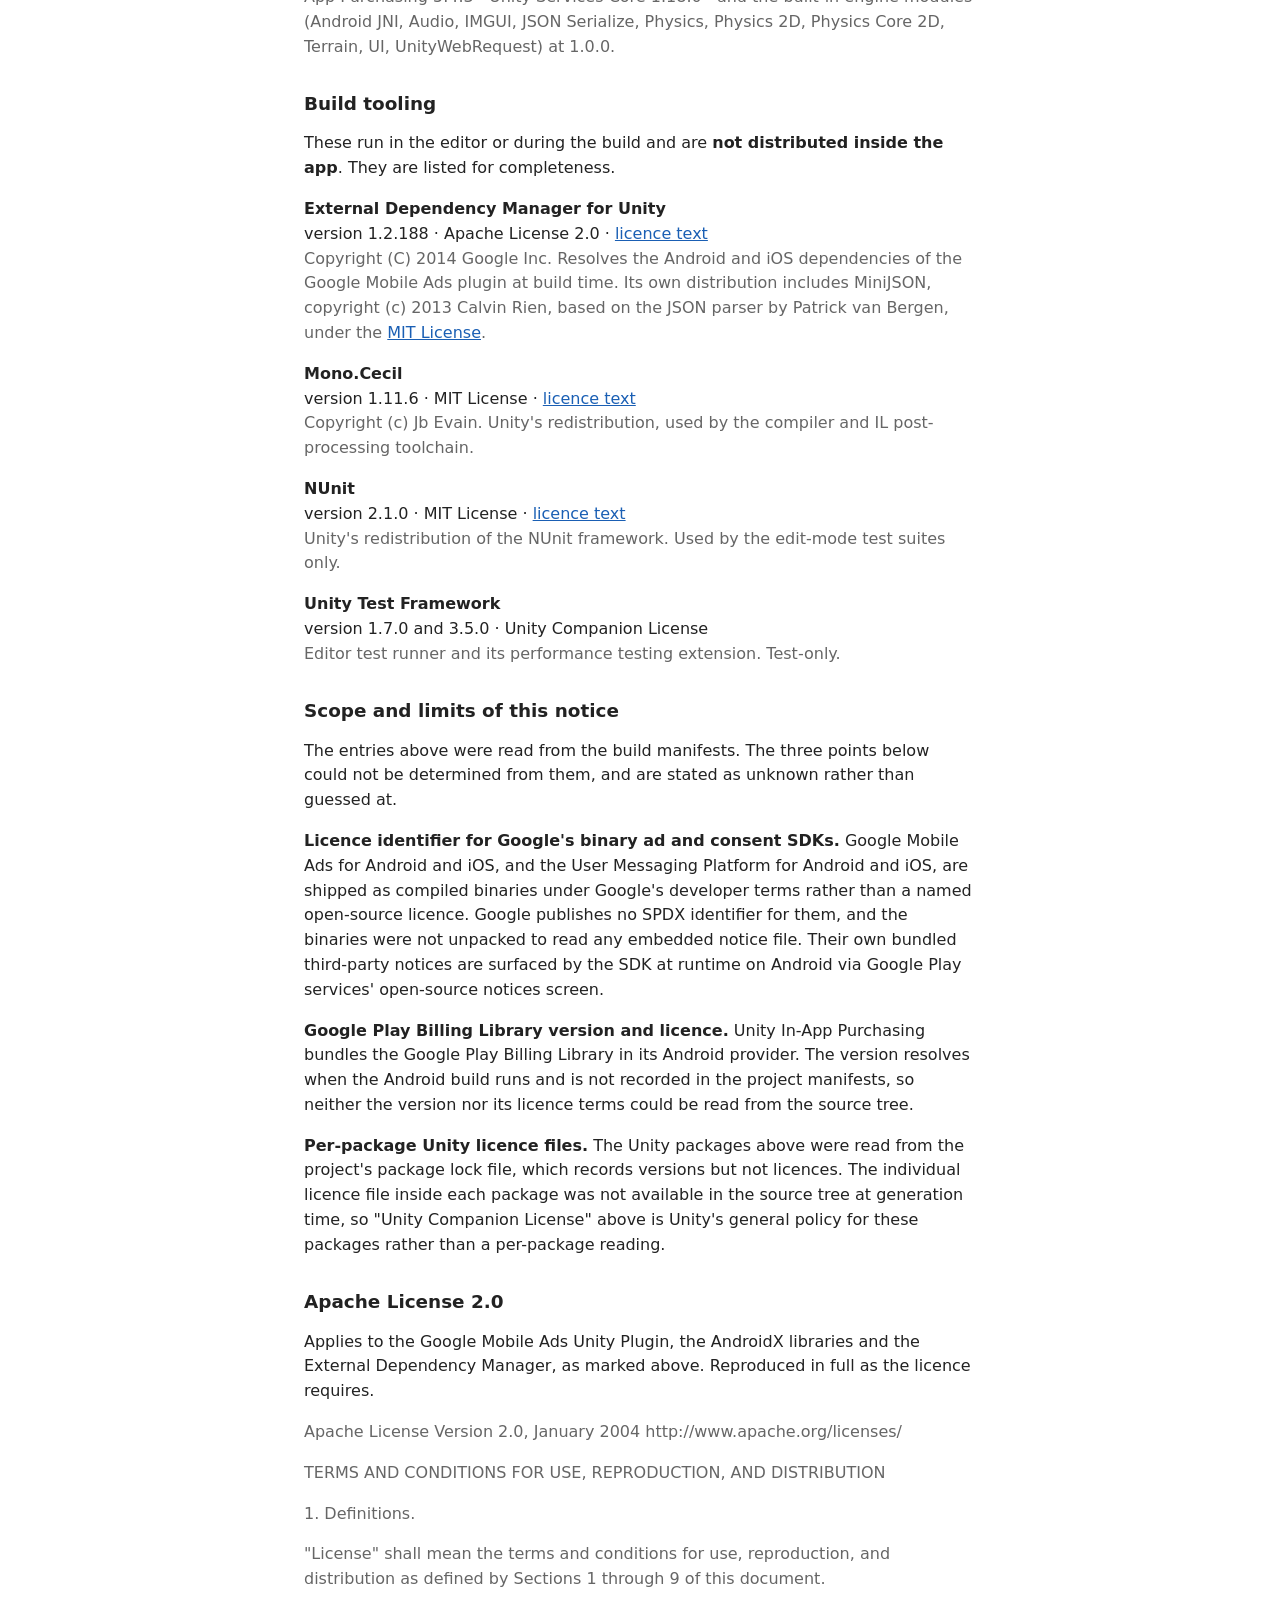
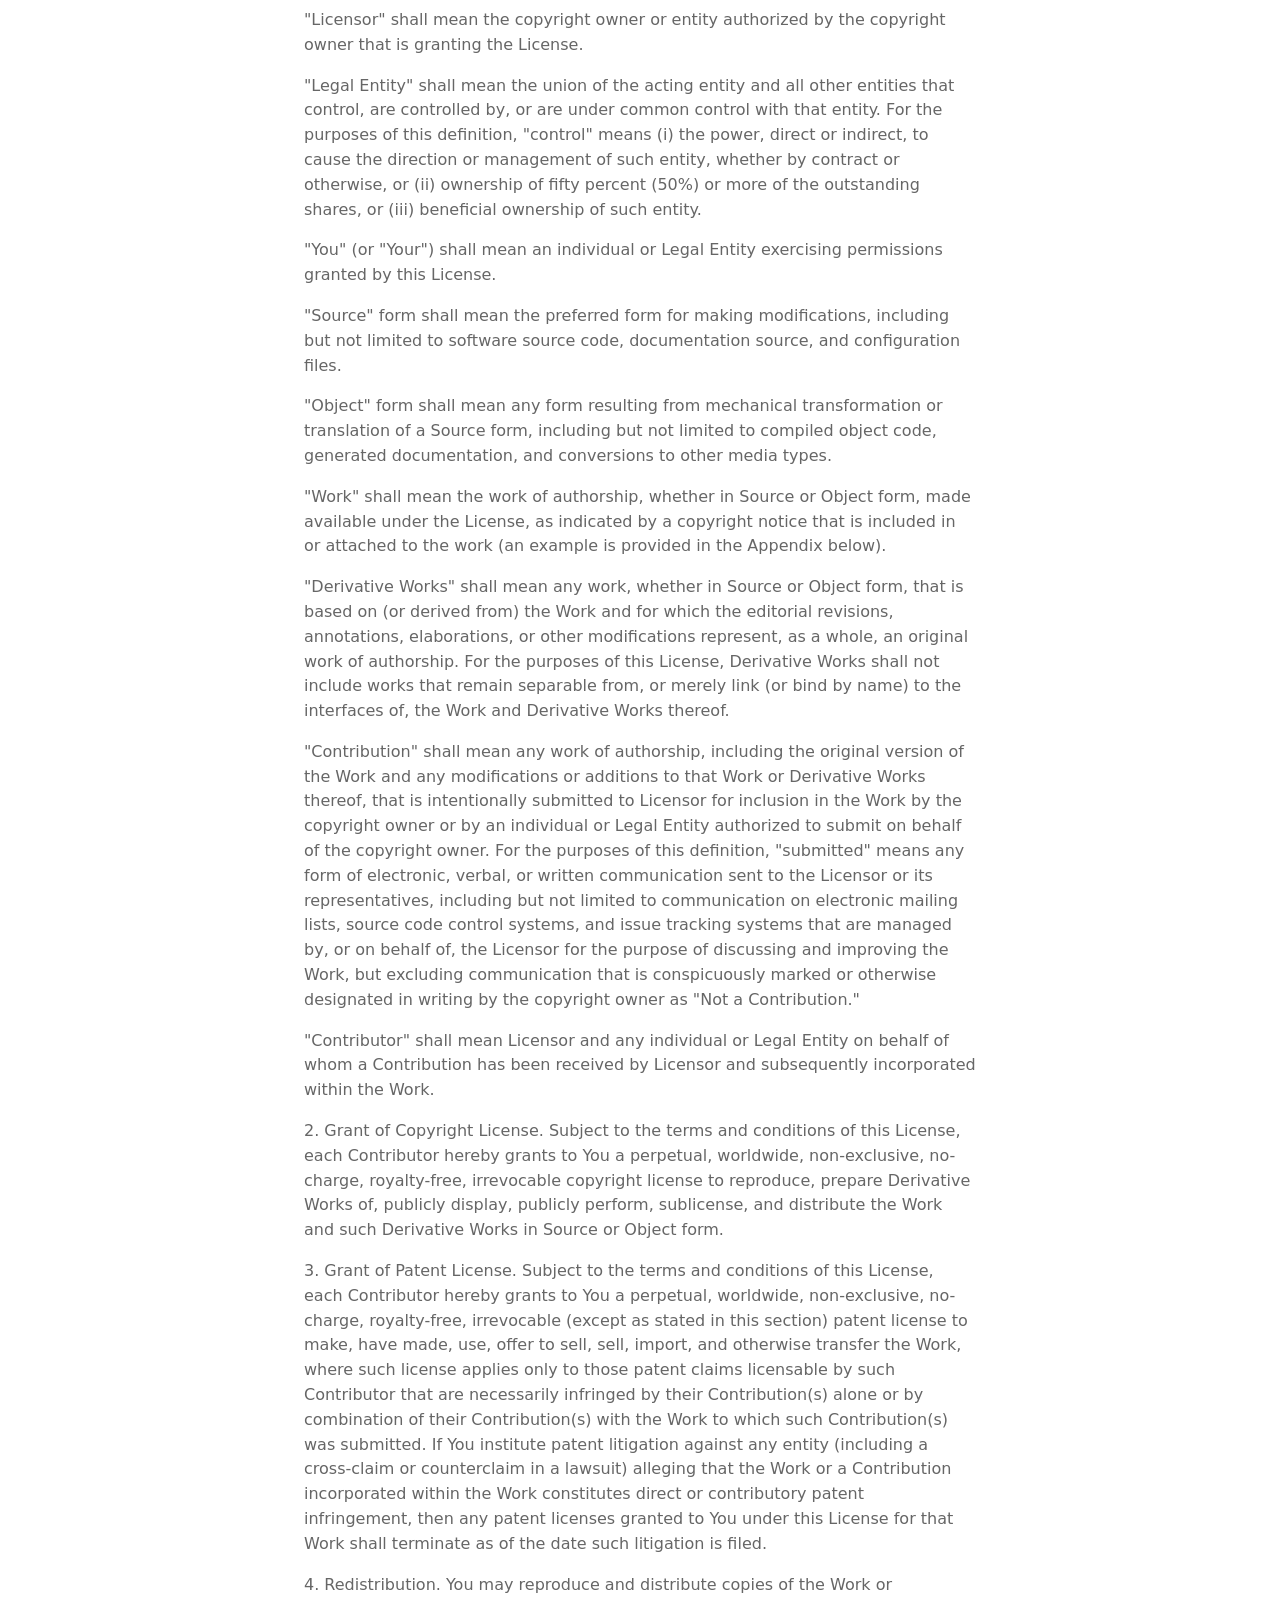
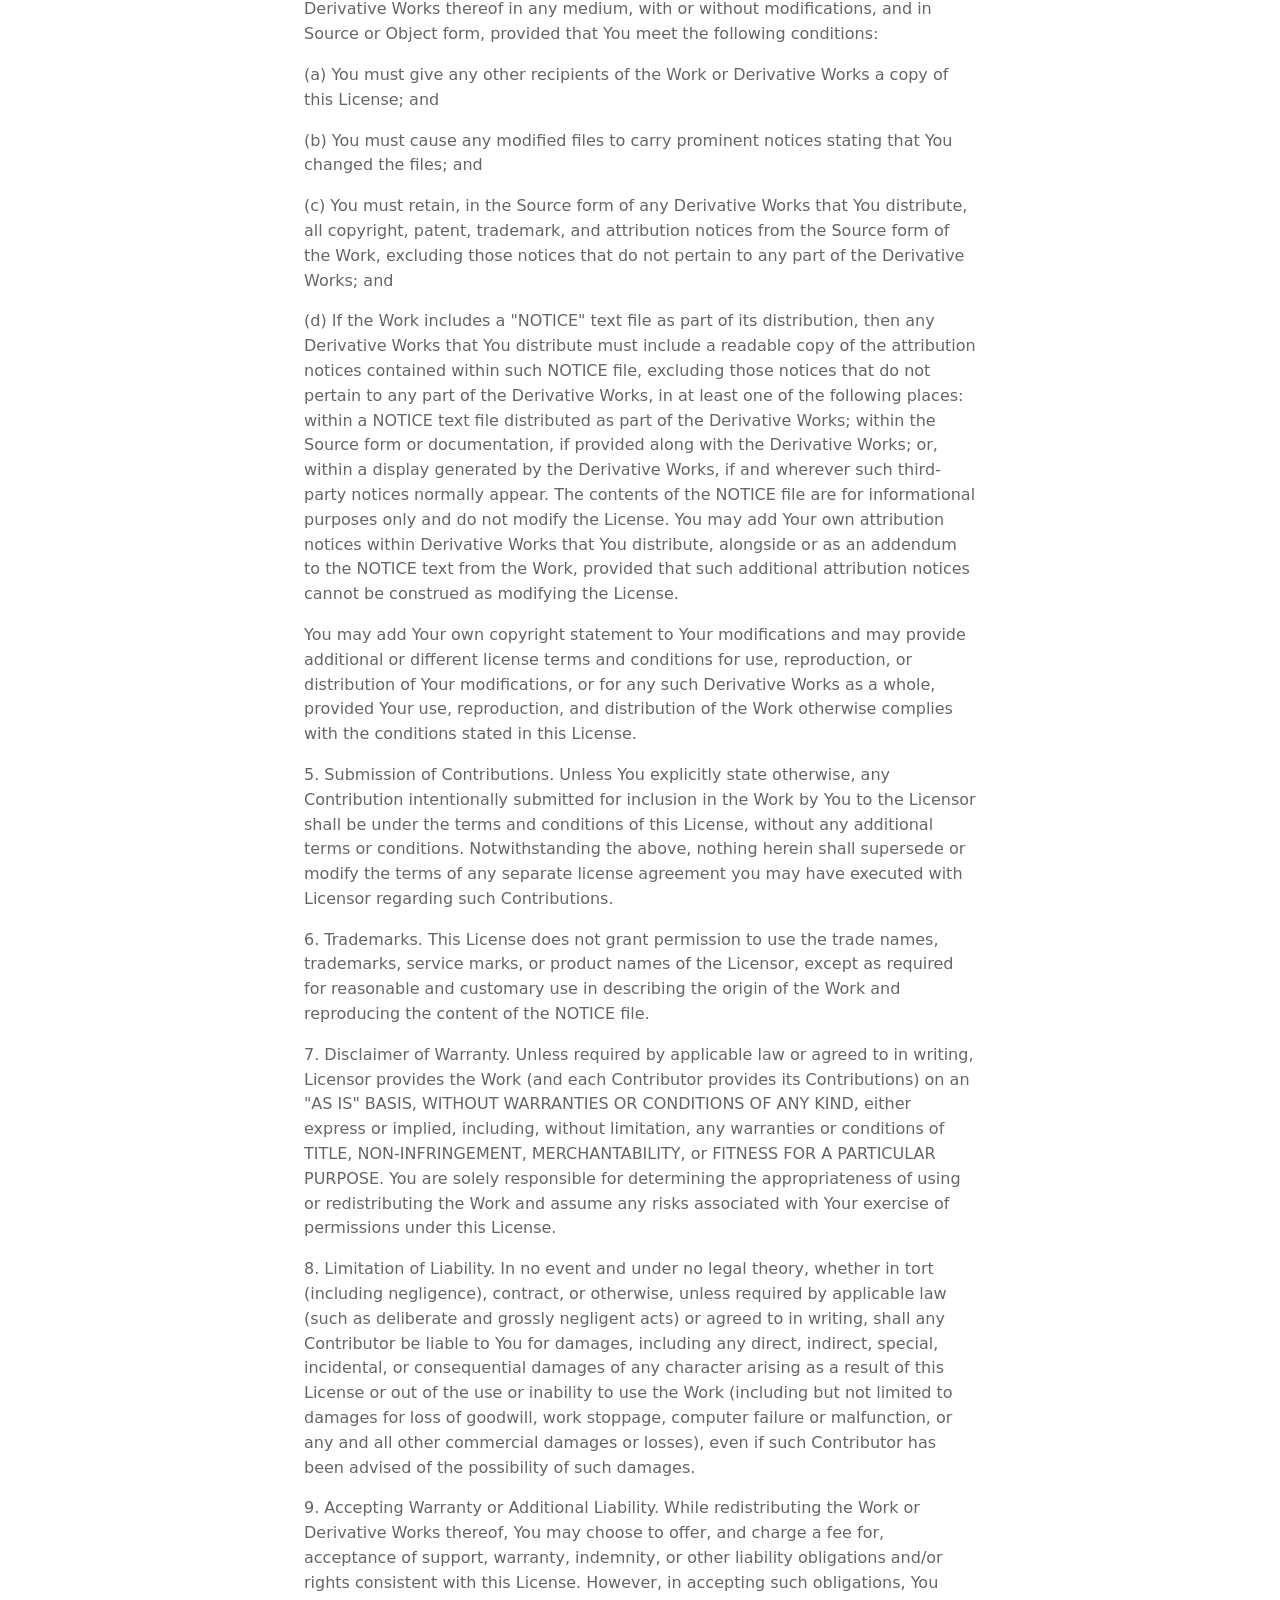
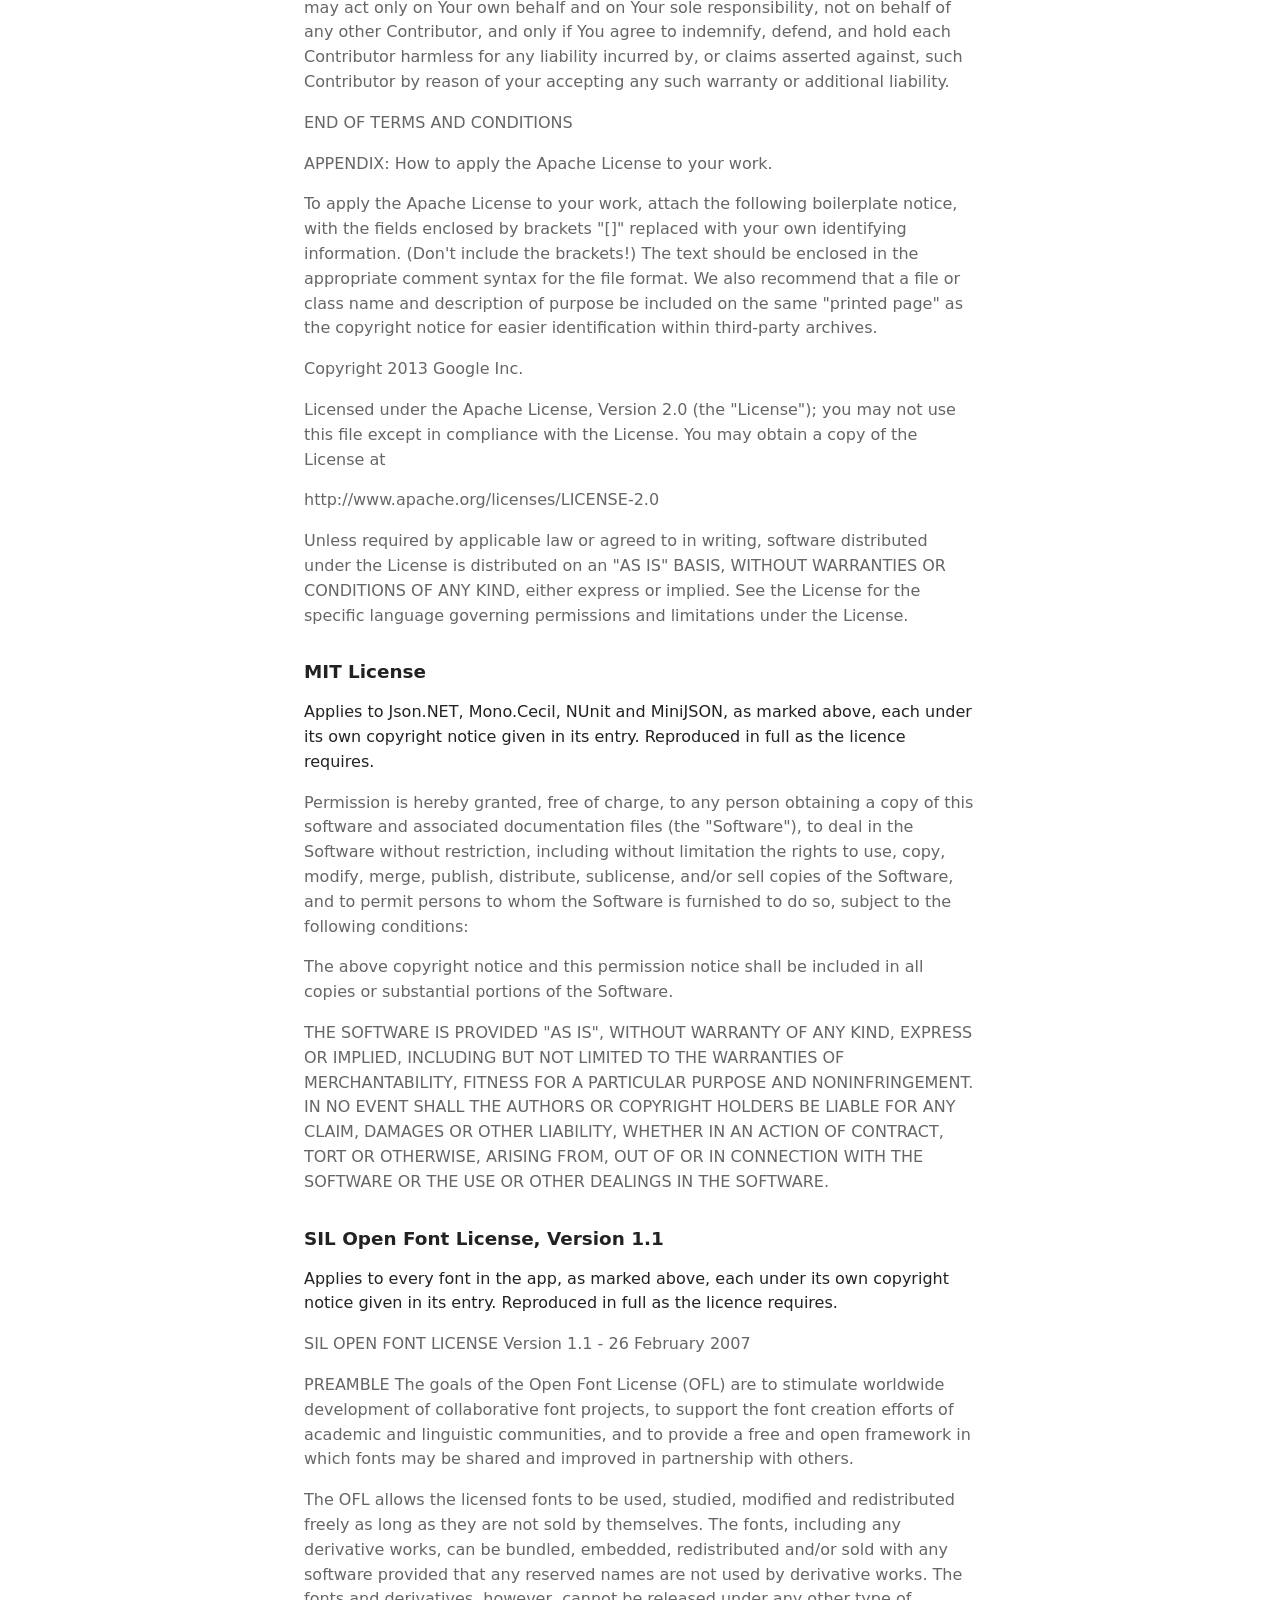
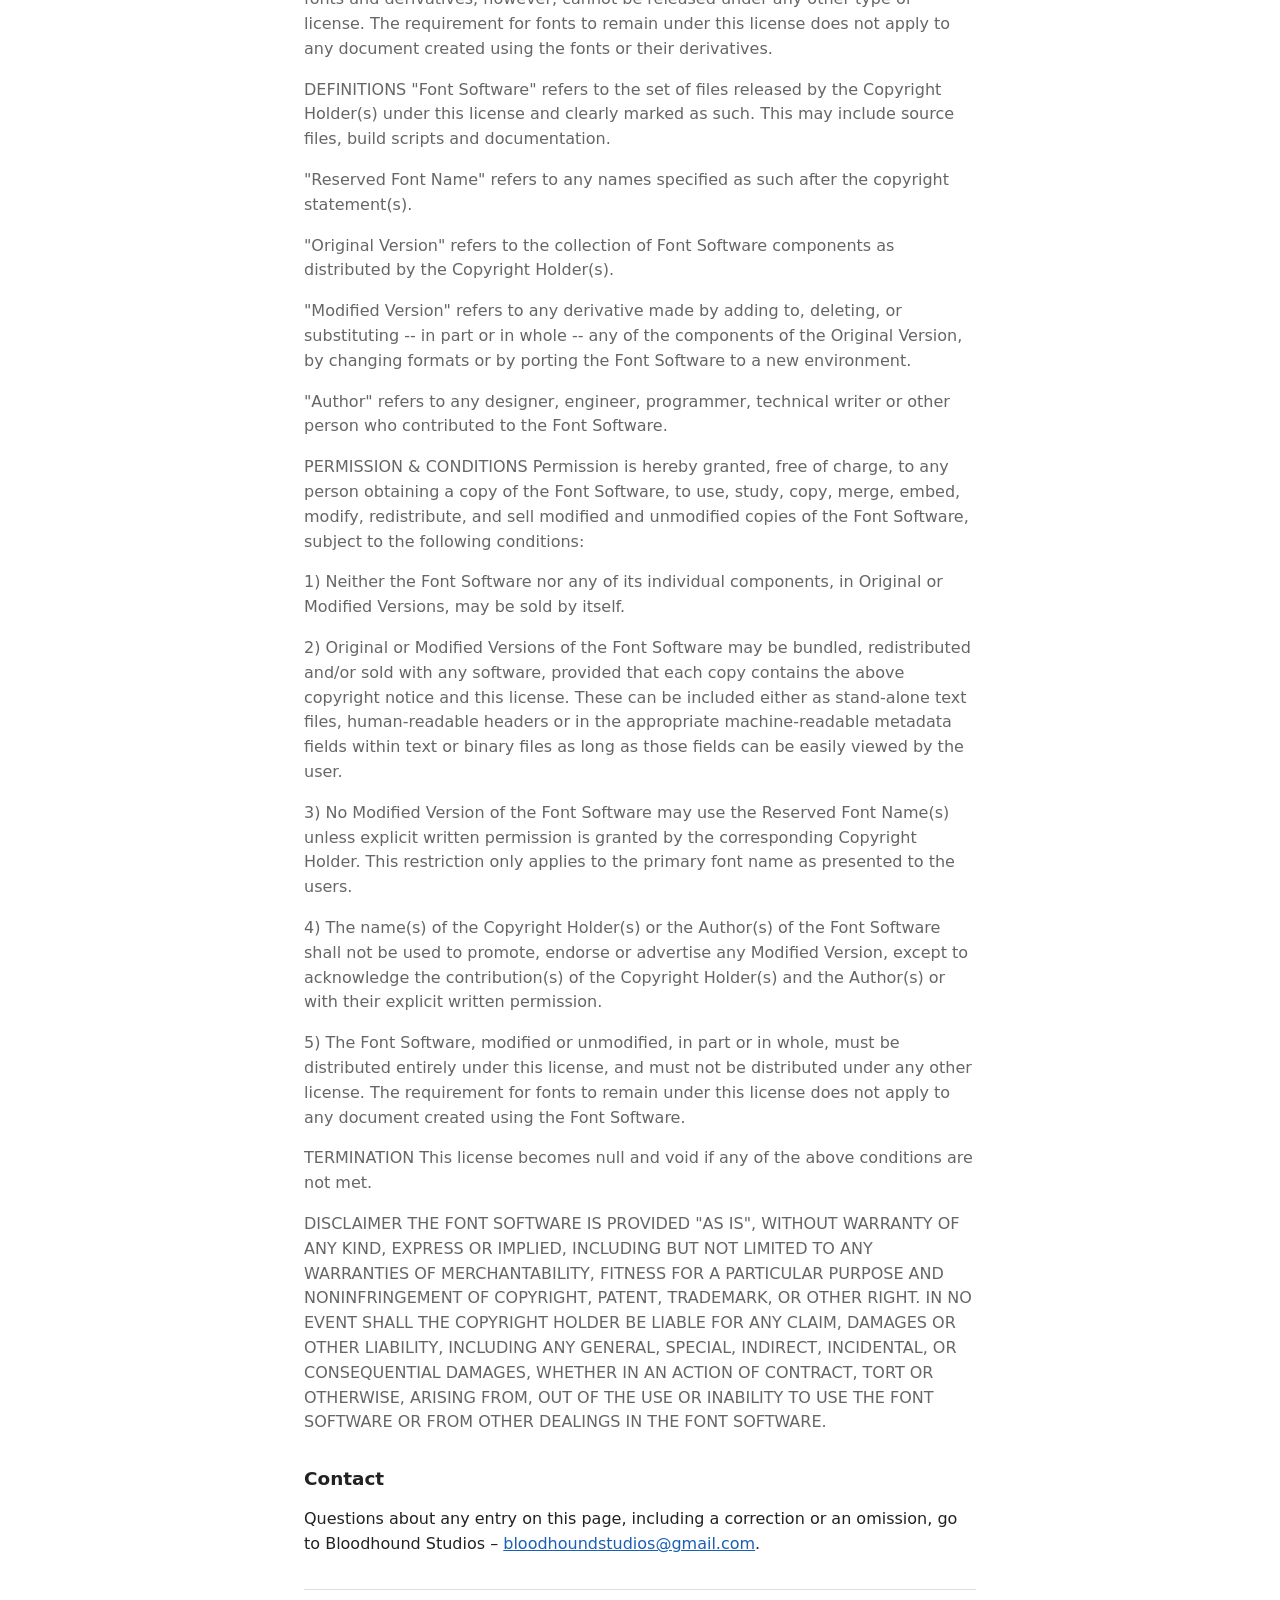
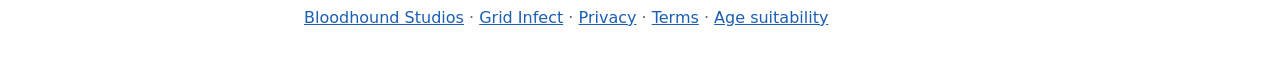
<file: gridinfect/notices.html>
<!DOCTYPE html>
<html lang="en">
<head>
<meta charset="utf-8">
<meta name="viewport" content="width=device-width, initial-scale=1">
<meta name="robots" content="index, follow">
<meta name="description" content="Third-party licence notices for the Grid Infect app by Bloodhound Studios, reproducing in full the Apache License 2.0, the MIT License and the SIL Open Font License 1.1.">
<title>Grid Infect &#8211; Third-Party Notices</title>
<link rel="stylesheet" href="../style.css">
</head>
<body>
<h1>Grid Infect &ndash; Third-Party Notices</h1>
<p class="meta">Generated 17 September 2026 from the Grid Infect build manifests. Applies to the Grid Infect app
published by Bloodhound Studios (<code>com.bloodhoundstudios.<wbr>gridinfect.app</code>).</p>

<p>Grid Infect includes the third-party components listed below. Each entry gives the component, the
version the app is built against, and its licence. Where a licence requires its text to be
reproduced with the distribution &mdash; Apache&#8209;2.0, MIT and the SIL Open Font License all do
&mdash; the full text is at the bottom of this page. Anything whose licence could not be established
from the build is recorded under <a href="#limits">Scope and limits</a> rather than guessed at.</p>

<h2>Advertising and consent</h2>
<p><strong>Google Mobile Ads Unity Plugin</strong><br>
version 11.5.0 &middot; Apache License 2.0 &middot; <a href="#apache">licence text</a><br>
<span class="meta">Copyright Google Inc. The managed Unity plugin and its User Messaging Platform wrapper, together with the Android library and the iOS plugin framework shipped with it.</span></p>
<p><strong>Google Mobile Ads SDK for Android</strong><br>
version 25.4.0 &middot; Google developer terms<br>
<span class="meta">com.google.android.<wbr>gms:play-services-ads. Distributed by Google as a binary under Google's own developer terms, not under an open-source licence. See <a href="https://developers.google.com/terms">Google APIs Terms of Service</a> and the Google Mobile Ads SDK terms. The exact licence identifier is not asserted here &mdash; see <a href="#limits">Scope and limits</a>.</span></p>
<p><strong>Google User Messaging Platform for Android</strong><br>
version 4.0.0 &middot; Google developer terms<br>
<span class="meta">com.google.android.<wbr>ump:user-messaging-<wbr>platform. Distributed by Google as a binary under Google's own developer terms, not under an open-source licence. See <a href="https://developers.google.com/terms">Google APIs Terms of Service</a> and the Google Mobile Ads SDK terms. The exact licence identifier is not asserted here &mdash; see <a href="#limits">Scope and limits</a>.</span></p>
<p><strong>Google Mobile Ads SDK for iOS</strong><br>
version 13.9.0 &middot; Google developer terms<br>
<span class="meta">Google-Mobile-Ads-SDK. Distributed by Google as a binary under Google's own developer terms, not under an open-source licence. See <a href="https://developers.google.com/terms">Google APIs Terms of Service</a> and the Google Mobile Ads SDK terms. The exact licence identifier is not asserted here &mdash; see <a href="#limits">Scope and limits</a>.</span></p>
<p><strong>Google User Messaging Platform for iOS</strong><br>
version 3.1.0 &middot; Google developer terms<br>
<span class="meta">GoogleUserMessagingPlatform. Distributed by Google as a binary under Google's own developer terms, not under an open-source licence. See <a href="https://developers.google.com/terms">Google APIs Terms of Service</a> and the Google Mobile Ads SDK terms. The exact licence identifier is not asserted here &mdash; see <a href="#limits">Scope and limits</a>.</span></p>

<h2>Android support libraries</h2>
<p>Pulled in on Android as dependencies of the Google Mobile Ads SDK. All three are part of Android
Jetpack, published by The Android Open Source Project under the Apache License 2.0.</p>
<p><strong>AndroidX ConstraintLayout</strong><br>
version 2.1.4 &middot; Apache License 2.0 &middot; <a href="#apache">licence text</a><br>
<span class="meta">androidx.<wbr>constraintlayout:constraintlayout. Copyright The Android Open Source Project.</span></p>
<p><strong>AndroidX Fragment</strong><br>
version 1.7.1 &middot; Apache License 2.0 &middot; <a href="#apache">licence text</a><br>
<span class="meta">androidx.<wbr>fragment:fragment. Copyright The Android Open Source Project.</span></p>
<p><strong>AndroidX Lifecycle Process</strong><br>
version 2.6.2 &middot; Apache License 2.0 &middot; <a href="#apache">licence text</a><br>
<span class="meta">androidx.<wbr>lifecycle:lifecycle-<wbr>process. Copyright The Android Open Source Project.</span></p>

<h2>Fonts</h2>
<p>Every font in the app is licensed under the SIL Open Font License, Version 1.1. The full text is
<a href="#ofl">at the bottom of this page</a>. None of the fonts has been modified or renamed.</p>
<p><strong>Chakra Petch (Medium, Bold)</strong><br>
version 1.000 &middot; SIL Open Font License 1.1 &middot; <a href="#ofl">licence text</a><br>
<span class="meta">Copyright 2018 The Chakra Petch Project Authors. Cadson Demak. The app's interface face.</span></p>
<p><strong>Share Tech Mono</strong><br>
version 1.003 &middot; SIL Open Font License 1.1 &middot; <a href="#ofl">licence text</a><br>
<span class="meta">Copyright (c) 2012, Carrois Type Design, Ralph du Carrois, with Reserved Font Name 'Share'. The app's monospaced face.</span></p>
<p><strong>Noto Sans</strong><br>
version 2.015 &middot; SIL Open Font License 1.1 &middot; <a href="#ofl">licence text</a><br>
<span class="meta">Copyright 2022 The Noto Project Authors. Latin, Greek and Cyrillic fallback.</span></p>
<p><strong>Noto Sans JP</strong><br>
version 2.004 &middot; SIL Open Font License 1.1 &middot; <a href="#ofl">licence text</a><br>
<span class="meta">(c) 2014-2021 Adobe, with Reserved Font Name 'Source'. Japanese fallback.</span></p>
<p><strong>Noto Sans KR</strong><br>
version 2.004 &middot; SIL Open Font License 1.1 &middot; <a href="#ofl">licence text</a><br>
<span class="meta">(c) 2014-2021 Adobe, with Reserved Font Name 'Source'. Korean fallback.</span></p>
<p><strong>Noto Sans SC and Noto Sans TC</strong><br>
version 2.004 &middot; SIL Open Font License 1.1 &middot; <a href="#ofl">licence text</a><br>
<span class="meta">(c) 2014-2021 Adobe, with Reserved Font Name 'Source'. Simplified and Traditional Chinese fallback.</span></p>
<p><strong>Noto Naskh Arabic</strong><br>
version 2.021 &middot; SIL Open Font License 1.1 &middot; <a href="#ofl">licence text</a><br>
<span class="meta">Copyright 2022 The Noto Project Authors. Arabic fallback.</span></p>
<p><strong>Noto Sans Hebrew</strong><br>
version 3.001 &middot; SIL Open Font License 1.1 &middot; <a href="#ofl">licence text</a><br>
<span class="meta">Copyright 2024 The Noto Project Authors. Hebrew fallback.</span></p>
<p><strong>Liberation Sans</strong><br>
version 2.00.1 &middot; SIL Open Font License 1.1 &middot; <a href="#ofl">licence text</a><br>
<span class="meta">Digitized data copyright (c) 2010 Google Corporation with Reserved Font Names Arimo, Tinos and Cousine; copyright (c) 2012 Red Hat, Inc. with Reserved Font Name Liberation. Ships as the TextMeshPro default font asset.</span></p>

<h2>Other runtime libraries</h2>
<p><strong>Json.NET for Unity (Newtonsoft.Json)</strong><br>
version 3.2.2 &middot; MIT License &middot; <a href="#mit">licence text</a><br>
<span class="meta">Copyright (c) 2007 James Newton-King. Unity's redistribution of Json.NET, pulled in as a dependency of the purchasing and services packages.</span></p>

<h2>Unity engine and Unity packages</h2>
<p>The app is built with the Unity engine and ships the Unity packages below. Unity's own packages
are distributed under the <strong>Unity Companion License</strong> unless an individual package's
own licence file states otherwise; those per-package licence files are part of the package
distribution and are not reproduced here. Use of the engine itself is governed by the Unity
software licence terms. See <a href="https://unity.com/legal">Unity's legal terms</a>.</p>
<p class="meta">Universal Render Pipeline 17.5.0 &middot; Render Pipelines Core 17.5.0 &middot;
Universal Render Pipeline Config 17.5.0 &middot; Shader Graph 17.5.0 &middot;
Unity UI (uGUI, including TextMeshPro) 2.5.0 &middot; Burst 1.8.30 &middot; Collections 6.5.0 &middot;
Mathematics 1.4.0 &middot; Unity In-App Purchasing 5.4.3 &middot; Unity Services Core 1.18.0 &middot;
and the built-in engine modules (Android JNI, Audio, IMGUI, JSON Serialize, Physics, Physics 2D,
Physics Core 2D, Terrain, UI, UnityWebRequest) at 1.0.0.</p>

<h2>Build tooling</h2>
<p>These run in the editor or during the build and are <strong>not distributed inside the app</strong>.
They are listed for completeness.</p>
<p><strong>External Dependency Manager for Unity</strong><br>
version 1.2.188 &middot; Apache License 2.0 &middot; <a href="#apache">licence text</a><br>
<span class="meta">Copyright (C) 2014 Google Inc. Resolves the Android and iOS dependencies of the Google Mobile Ads plugin at build time. Its own distribution includes MiniJSON, copyright (c) 2013 Calvin Rien, based on the JSON parser by Patrick van Bergen, under the <a href="#mit">MIT License</a>.</span></p>
<p><strong>Mono.Cecil</strong><br>
version 1.11.6 &middot; MIT License &middot; <a href="#mit">licence text</a><br>
<span class="meta">Copyright (c) Jb Evain. Unity's redistribution, used by the compiler and IL post-processing toolchain.</span></p>
<p><strong>NUnit</strong><br>
version 2.1.0 &middot; MIT License &middot; <a href="#mit">licence text</a><br>
<span class="meta">Unity's redistribution of the NUnit framework. Used by the edit-mode test suites only.</span></p>
<p><strong>Unity Test Framework</strong><br>
version 1.7.0 and 3.5.0 &middot; Unity Companion License<br>
<span class="meta">Editor test runner and its performance testing extension. Test-only.</span></p>

<h2 id="limits">Scope and limits of this notice</h2>
<p>The entries above were read from the build manifests. The three points below could not be
determined from them, and are stated as unknown rather than guessed at.</p>
<p><strong>Licence identifier for Google's binary ad and consent SDKs.</strong> Google Mobile Ads for
Android and iOS, and the User Messaging Platform for Android and iOS, are shipped as compiled
binaries under Google's developer terms rather than a named open-source licence. Google publishes no
SPDX identifier for them, and the binaries were not unpacked to read any embedded notice file. Their
own bundled third-party notices are surfaced by the SDK at runtime on Android via Google Play
services' open-source notices screen.</p>
<p><strong>Google Play Billing Library version and licence.</strong> Unity In-App Purchasing bundles
the Google Play Billing Library in its Android provider. The version resolves when the Android build
runs and is not recorded in the project manifests, so neither the version nor its licence terms could
be read from the source tree.</p>
<p><strong>Per-package Unity licence files.</strong> The Unity packages above were read from the
project's package lock file, which records versions but not licences. The individual licence file
inside each package was not available in the source tree at generation time, so "Unity Companion
License" above is Unity's general policy for these packages rather than a per-package reading.</p>

<h2 id="apache">Apache License 2.0</h2>
<p>Applies to the Google Mobile Ads Unity Plugin, the AndroidX libraries and the External Dependency Manager, as marked above. Reproduced in full as the licence requires.</p>
<p class="meta">Apache License Version 2.0, January 2004 http://www.apache.org/<wbr>licenses/</p>
<p class="meta">TERMS AND CONDITIONS FOR USE, REPRODUCTION, AND DISTRIBUTION</p>
<p class="meta">1. Definitions.</p>
<p class="meta">&quot;License&quot; shall mean the terms and conditions for use, reproduction, and distribution as defined by Sections 1 through 9 of this document.</p>
<p class="meta">&quot;Licensor&quot; shall mean the copyright owner or entity authorized by the copyright owner that is granting the License.</p>
<p class="meta">&quot;Legal Entity&quot; shall mean the union of the acting entity and all other entities that control, are controlled by, or are under common control with that entity. For the purposes of this definition, &quot;control&quot; means (i) the power, direct or indirect, to cause the direction or management of such entity, whether by contract or otherwise, or (ii) ownership of fifty percent (50%) or more of the outstanding shares, or (iii) beneficial ownership of such entity.</p>
<p class="meta">&quot;You&quot; (or &quot;Your&quot;) shall mean an individual or Legal Entity exercising permissions granted by this License.</p>
<p class="meta">&quot;Source&quot; form shall mean the preferred form for making modifications, including but not limited to software source code, documentation source, and configuration files.</p>
<p class="meta">&quot;Object&quot; form shall mean any form resulting from mechanical transformation or translation of a Source form, including but not limited to compiled object code, generated documentation, and conversions to other media types.</p>
<p class="meta">&quot;Work&quot; shall mean the work of authorship, whether in Source or Object form, made available under the License, as indicated by a copyright notice that is included in or attached to the work (an example is provided in the Appendix below).</p>
<p class="meta">&quot;Derivative Works&quot; shall mean any work, whether in Source or Object form, that is based on (or derived from) the Work and for which the editorial revisions, annotations, elaborations, or other modifications represent, as a whole, an original work of authorship. For the purposes of this License, Derivative Works shall not include works that remain separable from, or merely link (or bind by name) to the interfaces of, the Work and Derivative Works thereof.</p>
<p class="meta">&quot;Contribution&quot; shall mean any work of authorship, including the original version of the Work and any modifications or additions to that Work or Derivative Works thereof, that is intentionally submitted to Licensor for inclusion in the Work by the copyright owner or by an individual or Legal Entity authorized to submit on behalf of the copyright owner. For the purposes of this definition, &quot;submitted&quot; means any form of electronic, verbal, or written communication sent to the Licensor or its representatives, including but not limited to communication on electronic mailing lists, source code control systems, and issue tracking systems that are managed by, or on behalf of, the Licensor for the purpose of discussing and improving the Work, but excluding communication that is conspicuously marked or otherwise designated in writing by the copyright owner as &quot;Not a Contribution.&quot;</p>
<p class="meta">&quot;Contributor&quot; shall mean Licensor and any individual or Legal Entity on behalf of whom a Contribution has been received by Licensor and subsequently incorporated within the Work.</p>
<p class="meta">2. Grant of Copyright License. Subject to the terms and conditions of this License, each Contributor hereby grants to You a perpetual, worldwide, non-exclusive, no-charge, royalty-free, irrevocable copyright license to reproduce, prepare Derivative Works of, publicly display, publicly perform, sublicense, and distribute the Work and such Derivative Works in Source or Object form.</p>
<p class="meta">3. Grant of Patent License. Subject to the terms and conditions of this License, each Contributor hereby grants to You a perpetual, worldwide, non-exclusive, no-charge, royalty-free, irrevocable (except as stated in this section) patent license to make, have made, use, offer to sell, sell, import, and otherwise transfer the Work, where such license applies only to those patent claims licensable by such Contributor that are necessarily infringed by their Contribution(s) alone or by combination of their Contribution(s) with the Work to which such Contribution(s) was submitted. If You institute patent litigation against any entity (including a cross-claim or counterclaim in a lawsuit) alleging that the Work or a Contribution incorporated within the Work constitutes direct or contributory patent infringement, then any patent licenses granted to You under this License for that Work shall terminate as of the date such litigation is filed.</p>
<p class="meta">4. Redistribution. You may reproduce and distribute copies of the Work or Derivative Works thereof in any medium, with or without modifications, and in Source or Object form, provided that You meet the following conditions:</p>
<p class="meta">(a) You must give any other recipients of the Work or Derivative Works a copy of this License; and</p>
<p class="meta">(b) You must cause any modified files to carry prominent notices stating that You changed the files; and</p>
<p class="meta">(c) You must retain, in the Source form of any Derivative Works that You distribute, all copyright, patent, trademark, and attribution notices from the Source form of the Work, excluding those notices that do not pertain to any part of the Derivative Works; and</p>
<p class="meta">(d) If the Work includes a &quot;NOTICE&quot; text file as part of its distribution, then any Derivative Works that You distribute must include a readable copy of the attribution notices contained within such NOTICE file, excluding those notices that do not pertain to any part of the Derivative Works, in at least one of the following places: within a NOTICE text file distributed as part of the Derivative Works; within the Source form or documentation, if provided along with the Derivative Works; or, within a display generated by the Derivative Works, if and wherever such third-party notices normally appear. The contents of the NOTICE file are for informational purposes only and do not modify the License. You may add Your own attribution notices within Derivative Works that You distribute, alongside or as an addendum to the NOTICE text from the Work, provided that such additional attribution notices cannot be construed as modifying the License.</p>
<p class="meta">You may add Your own copyright statement to Your modifications and may provide additional or different license terms and conditions for use, reproduction, or distribution of Your modifications, or for any such Derivative Works as a whole, provided Your use, reproduction, and distribution of the Work otherwise complies with the conditions stated in this License.</p>
<p class="meta">5. Submission of Contributions. Unless You explicitly state otherwise, any Contribution intentionally submitted for inclusion in the Work by You to the Licensor shall be under the terms and conditions of this License, without any additional terms or conditions. Notwithstanding the above, nothing herein shall supersede or modify the terms of any separate license agreement you may have executed with Licensor regarding such Contributions.</p>
<p class="meta">6. Trademarks. This License does not grant permission to use the trade names, trademarks, service marks, or product names of the Licensor, except as required for reasonable and customary use in describing the origin of the Work and reproducing the content of the NOTICE file.</p>
<p class="meta">7. Disclaimer of Warranty. Unless required by applicable law or agreed to in writing, Licensor provides the Work (and each Contributor provides its Contributions) on an &quot;AS IS&quot; BASIS, WITHOUT WARRANTIES OR CONDITIONS OF ANY KIND, either express or implied, including, without limitation, any warranties or conditions of TITLE, NON-INFRINGEMENT, MERCHANTABILITY, or FITNESS FOR A PARTICULAR PURPOSE. You are solely responsible for determining the appropriateness of using or redistributing the Work and assume any risks associated with Your exercise of permissions under this License.</p>
<p class="meta">8. Limitation of Liability. In no event and under no legal theory, whether in tort (including negligence), contract, or otherwise, unless required by applicable law (such as deliberate and grossly negligent acts) or agreed to in writing, shall any Contributor be liable to You for damages, including any direct, indirect, special, incidental, or consequential damages of any character arising as a result of this License or out of the use or inability to use the Work (including but not limited to damages for loss of goodwill, work stoppage, computer failure or malfunction, or any and all other commercial damages or losses), even if such Contributor has been advised of the possibility of such damages.</p>
<p class="meta">9. Accepting Warranty or Additional Liability. While redistributing the Work or Derivative Works thereof, You may choose to offer, and charge a fee for, acceptance of support, warranty, indemnity, or other liability obligations and/or rights consistent with this License. However, in accepting such obligations, You may act only on Your own behalf and on Your sole responsibility, not on behalf of any other Contributor, and only if You agree to indemnify, defend, and hold each Contributor harmless for any liability incurred by, or claims asserted against, such Contributor by reason of your accepting any such warranty or additional liability.</p>
<p class="meta">END OF TERMS AND CONDITIONS</p>
<p class="meta">APPENDIX: How to apply the Apache License to your work.</p>
<p class="meta">To apply the Apache License to your work, attach the following boilerplate notice, with the fields enclosed by brackets &quot;[]&quot; replaced with your own identifying information. (Don&#x27;t include the brackets!)  The text should be enclosed in the appropriate comment syntax for the file format. We also recommend that a file or class name and description of purpose be included on the same &quot;printed page&quot; as the copyright notice for easier identification within third-party archives.</p>
<p class="meta">Copyright 2013 Google Inc.</p>
<p class="meta">Licensed under the Apache License, Version 2.0 (the &quot;License&quot;); you may not use this file except in compliance with the License. You may obtain a copy of the License at</p>
<p class="meta">http://www.apache.org/<wbr>licenses/LICENSE-2.0</p>
<p class="meta">Unless required by applicable law or agreed to in writing, software distributed under the License is distributed on an &quot;AS IS&quot; BASIS, WITHOUT WARRANTIES OR CONDITIONS OF ANY KIND, either express or implied. See the License for the specific language governing permissions and limitations under the License.</p>

<h2 id="mit">MIT License</h2>
<p>Applies to Json.NET, Mono.Cecil, NUnit and MiniJSON, as marked above, each under its own copyright notice given in its entry. Reproduced in full as the licence requires.</p>
<p class="meta">Permission is hereby granted, free of charge, to any person obtaining a copy of this software and associated documentation files (the &quot;Software&quot;), to deal in the Software without restriction, including without limitation the rights to use, copy, modify, merge, publish, distribute, sublicense, and/or sell copies of the Software, and to permit persons to whom the Software is furnished to do so, subject to the following conditions:</p>
<p class="meta">The above copyright notice and this permission notice shall be included in all copies or substantial portions of the Software.</p>
<p class="meta">THE SOFTWARE IS PROVIDED &quot;AS IS&quot;, WITHOUT WARRANTY OF ANY KIND, EXPRESS OR IMPLIED, INCLUDING BUT NOT LIMITED TO THE WARRANTIES OF MERCHANTABILITY, FITNESS FOR A PARTICULAR PURPOSE AND NONINFRINGEMENT. IN NO EVENT SHALL THE AUTHORS OR COPYRIGHT HOLDERS BE LIABLE FOR ANY CLAIM, DAMAGES OR OTHER LIABILITY, WHETHER IN AN ACTION OF CONTRACT, TORT OR OTHERWISE, ARISING FROM, OUT OF OR IN CONNECTION WITH THE SOFTWARE OR THE USE OR OTHER DEALINGS IN THE SOFTWARE.</p>

<h2 id="ofl">SIL Open Font License, Version 1.1</h2>
<p>Applies to every font in the app, as marked above, each under its own copyright notice given in its entry. Reproduced in full as the licence requires.</p>
<p class="meta">SIL OPEN FONT LICENSE Version 1.1 - 26 February 2007</p>
<p class="meta">PREAMBLE The goals of the Open Font License (OFL) are to stimulate worldwide development of collaborative font projects, to support the font creation efforts of academic and linguistic communities, and to provide a free and open framework in which fonts may be shared and improved in partnership with others.</p>
<p class="meta">The OFL allows the licensed fonts to be used, studied, modified and redistributed freely as long as they are not sold by themselves. The fonts, including any derivative works, can be bundled, embedded, redistributed and/or sold with any software provided that any reserved names are not used by derivative works. The fonts and derivatives, however, cannot be released under any other type of license. The requirement for fonts to remain under this license does not apply to any document created using the fonts or their derivatives.</p>
<p class="meta">DEFINITIONS &quot;Font Software&quot; refers to the set of files released by the Copyright Holder(s) under this license and clearly marked as such. This may include source files, build scripts and documentation.</p>
<p class="meta">&quot;Reserved Font Name&quot; refers to any names specified as such after the copyright statement(s).</p>
<p class="meta">&quot;Original Version&quot; refers to the collection of Font Software components as distributed by the Copyright Holder(s).</p>
<p class="meta">&quot;Modified Version&quot; refers to any derivative made by adding to, deleting, or substituting -- in part or in whole -- any of the components of the Original Version, by changing formats or by porting the Font Software to a new environment.</p>
<p class="meta">&quot;Author&quot; refers to any designer, engineer, programmer, technical writer or other person who contributed to the Font Software.</p>
<p class="meta">PERMISSION &amp; CONDITIONS Permission is hereby granted, free of charge, to any person obtaining a copy of the Font Software, to use, study, copy, merge, embed, modify, redistribute, and sell modified and unmodified copies of the Font Software, subject to the following conditions:</p>
<p class="meta">1) Neither the Font Software nor any of its individual components, in Original or Modified Versions, may be sold by itself.</p>
<p class="meta">2) Original or Modified Versions of the Font Software may be bundled, redistributed and/or sold with any software, provided that each copy contains the above copyright notice and this license. These can be included either as stand-alone text files, human-readable headers or in the appropriate machine-readable metadata fields within text or binary files as long as those fields can be easily viewed by the user.</p>
<p class="meta">3) No Modified Version of the Font Software may use the Reserved Font Name(s) unless explicit written permission is granted by the corresponding Copyright Holder. This restriction only applies to the primary font name as presented to the users.</p>
<p class="meta">4) The name(s) of the Copyright Holder(s) or the Author(s) of the Font Software shall not be used to promote, endorse or advertise any Modified Version, except to acknowledge the contribution(s) of the Copyright Holder(s) and the Author(s) or with their explicit written permission.</p>
<p class="meta">5) The Font Software, modified or unmodified, in part or in whole, must be distributed entirely under this license, and must not be distributed under any other license. The requirement for fonts to remain under this license does not apply to any document created using the Font Software.</p>
<p class="meta">TERMINATION This license becomes null and void if any of the above conditions are not met.</p>
<p class="meta">DISCLAIMER THE FONT SOFTWARE IS PROVIDED &quot;AS IS&quot;, WITHOUT WARRANTY OF ANY KIND, EXPRESS OR IMPLIED, INCLUDING BUT NOT LIMITED TO ANY WARRANTIES OF MERCHANTABILITY, FITNESS FOR A PARTICULAR PURPOSE AND NONINFRINGEMENT OF COPYRIGHT, PATENT, TRADEMARK, OR OTHER RIGHT. IN NO EVENT SHALL THE COPYRIGHT HOLDER BE LIABLE FOR ANY CLAIM, DAMAGES OR OTHER LIABILITY, INCLUDING ANY GENERAL, SPECIAL, INDIRECT, INCIDENTAL, OR CONSEQUENTIAL DAMAGES, WHETHER IN AN ACTION OF CONTRACT, TORT OR OTHERWISE, ARISING FROM, OUT OF THE USE OR INABILITY TO USE THE FONT SOFTWARE OR FROM OTHER DEALINGS IN THE FONT SOFTWARE.</p>

<h2>Contact</h2>
<p>Questions about any entry on this page, including a correction or an omission, go to
Bloodhound Studios &ndash; <a href="mailto:bloodhoundstudios@gmail.com">bloodhoundstudios@gmail.com</a>.</p>

<hr>
<p class="meta"><a href="../index.html">Bloodhound Studios</a> &middot; <a href="index.html">Grid Infect</a> &middot; <a href="privacy.html">Privacy</a> &middot; <a href="terms.html">Terms</a> &middot; <a href="suitability.html">Age suitability</a></p>
</body>
</html>
</file>
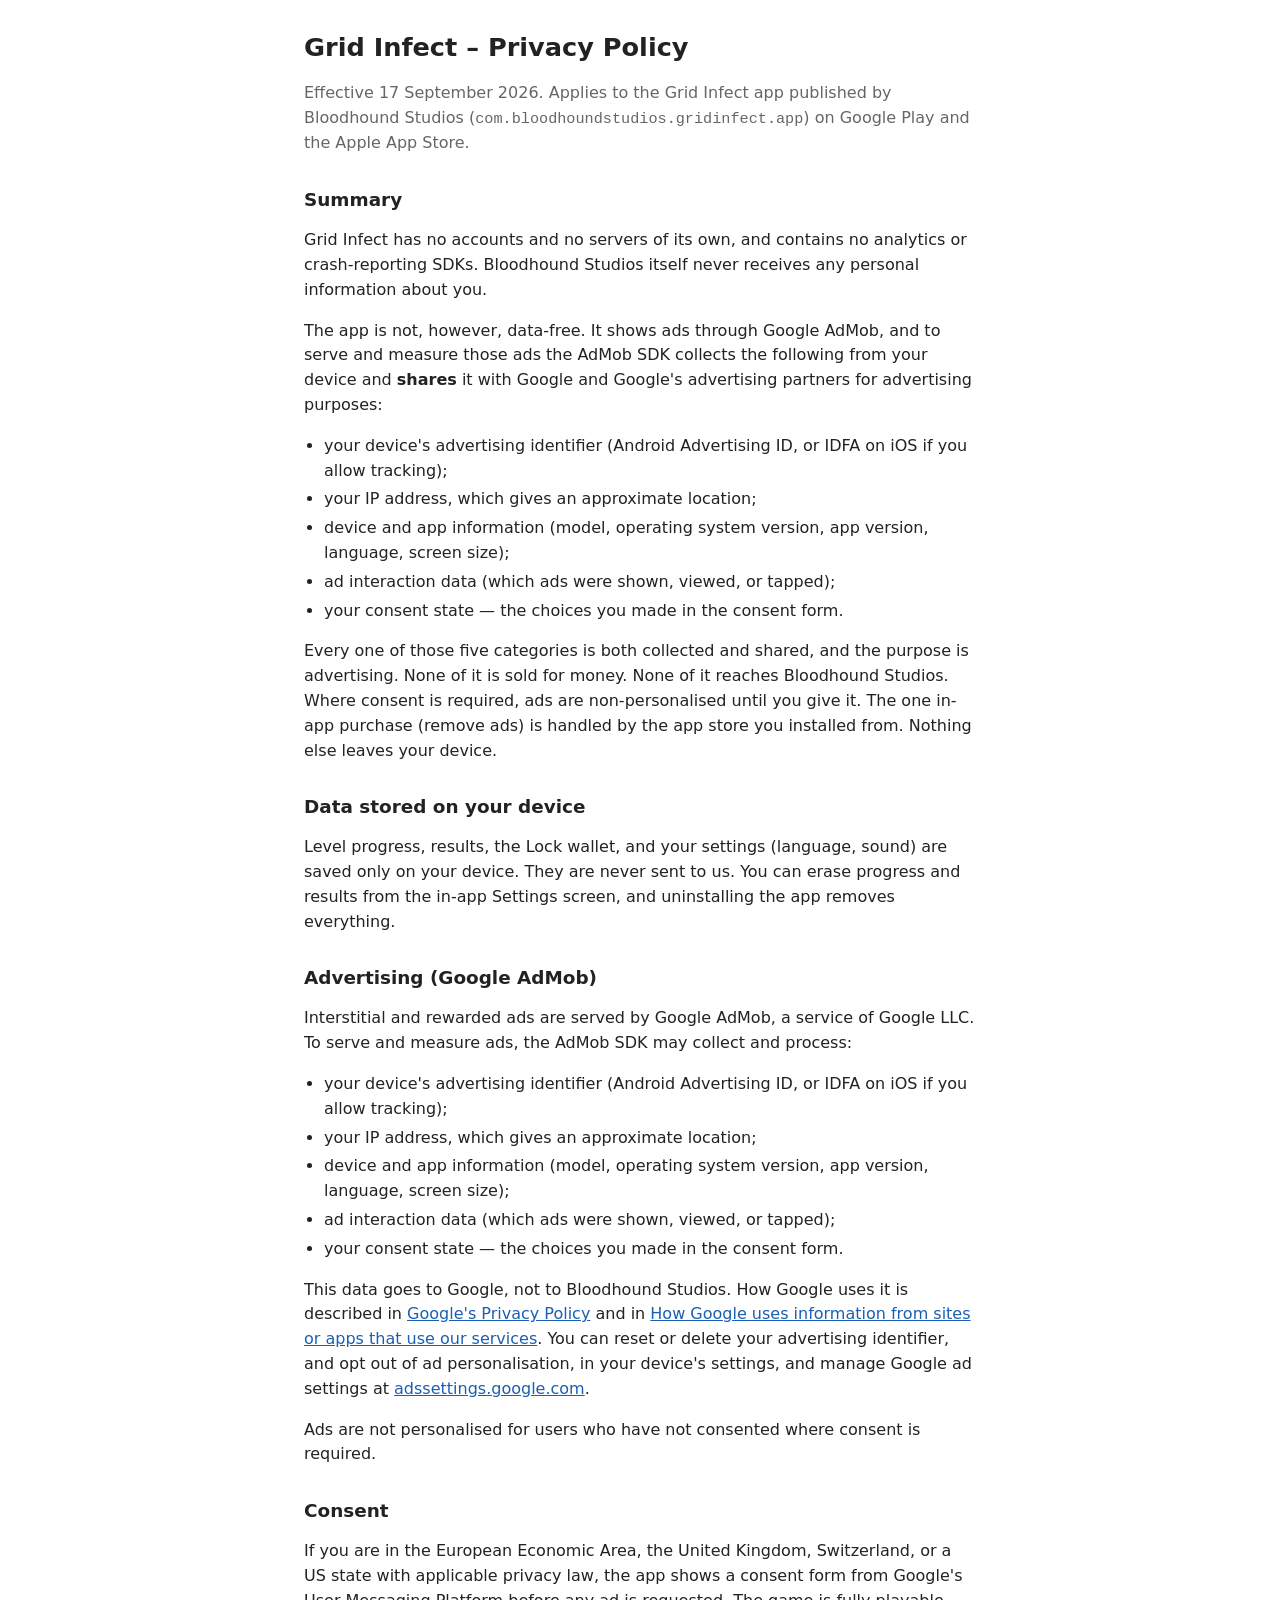
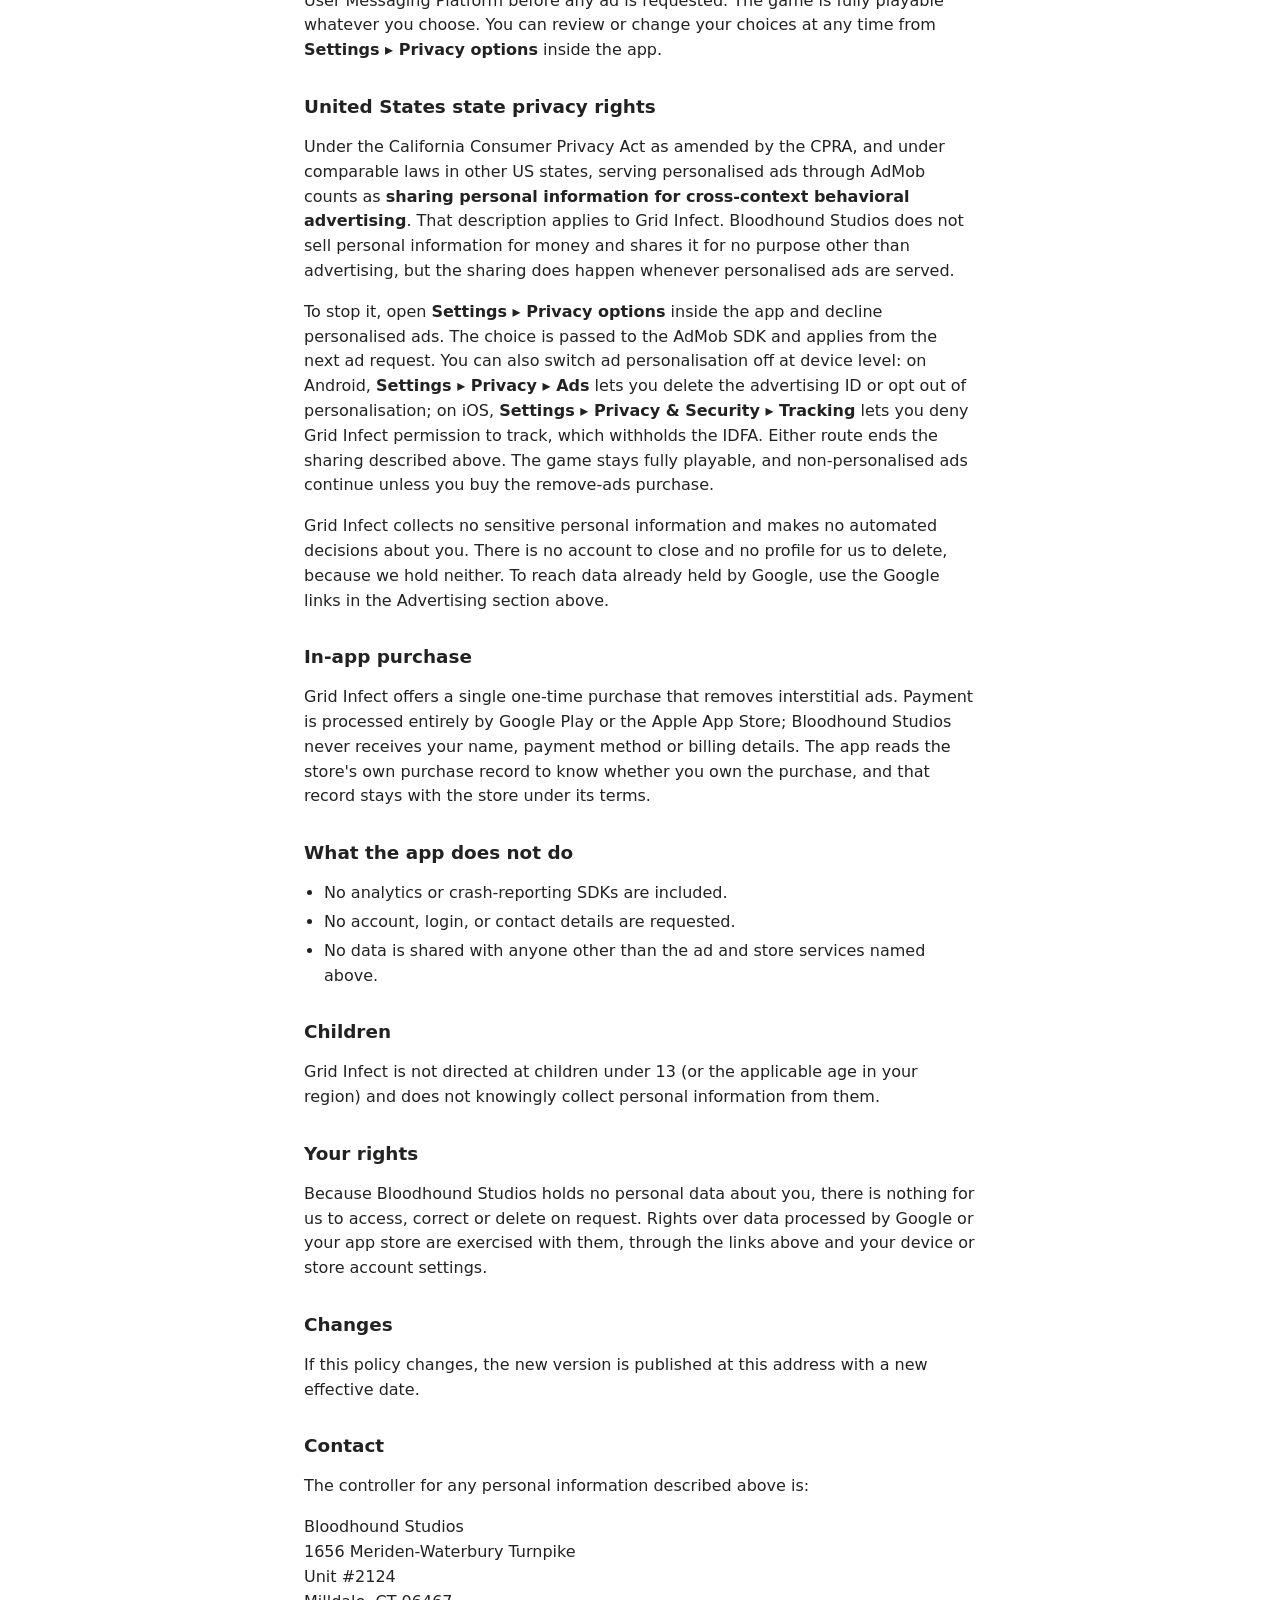
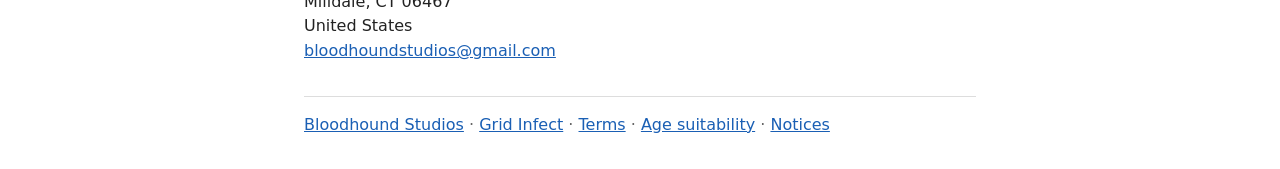
<file: gridinfect/privacy.html>
<!DOCTYPE html>
<html lang="en">
<head>
<meta charset="utf-8">
<meta name="viewport" content="width=device-width, initial-scale=1">
<meta name="robots" content="index, follow">
<meta name="description" content="Privacy policy for the Grid Infect app (com.bloodhoundstudios.gridinfect.app) by Bloodhound Studios. What the app collects, what is shared with Google AdMob for advertising, and how to change or stop it.">
<title>Grid Infect &#8211; Privacy Policy</title>
<link rel="stylesheet" href="../style.css">
</head>
<body>
<h1>Grid Infect &ndash; Privacy Policy</h1>
<p class="meta">Effective 17 September 2026. Applies to the Grid Infect app published by Bloodhound Studios
(<code>com.bloodhoundstudios.<wbr>gridinfect.app</code>) on Google Play and the Apple App Store.</p>

<h2>Summary</h2>
<p>Grid Infect has no accounts and no servers of its own, and contains no analytics or
crash-reporting SDKs. Bloodhound Studios itself never receives any personal information about you.</p>
<p>The app is not, however, data-free. It shows ads through Google AdMob, and to serve and measure
those ads the AdMob SDK collects the following from your device and <strong>shares</strong> it with
Google and Google's advertising partners for advertising purposes:</p>
<ul>
  <li>your device's advertising identifier (Android Advertising ID, or IDFA on iOS if you allow tracking);</li>
  <li>your IP address, which gives an approximate location;</li>
  <li>device and app information (model, operating system version, app version, language, screen size);</li>
  <li>ad interaction data (which ads were shown, viewed, or tapped);</li>
  <li>your consent state &mdash; the choices you made in the consent form.</li>
</ul>
<p>Every one of those five categories is both collected and shared, and the purpose is advertising.
None of it is sold for money. None of it reaches Bloodhound Studios. Where consent is required, ads
are non-personalised until you give it. The one in-app purchase (remove ads) is handled by the app
store you installed from. Nothing else leaves your device.</p>

<h2>Data stored on your device</h2>
<p>Level progress, results, the Lock wallet, and your settings (language, sound) are saved only on
your device. They are never sent to us. You can erase progress and results from the in-app Settings
screen, and uninstalling the app removes everything.</p>

<h2>Advertising (Google AdMob)</h2>
<p>Interstitial and rewarded ads are served by Google AdMob, a service of Google LLC. To serve and
measure ads, the AdMob SDK may collect and process:</p>
<ul>
  <li>your device's advertising identifier (Android Advertising ID, or IDFA on iOS if you allow tracking);</li>
  <li>your IP address, which gives an approximate location;</li>
  <li>device and app information (model, operating system version, app version, language, screen size);</li>
  <li>ad interaction data (which ads were shown, viewed, or tapped);</li>
  <li>your consent state &mdash; the choices you made in the consent form.</li>
</ul>
<p>This data goes to Google, not to Bloodhound Studios. How Google uses it is described in
<a href="https://policies.google.com/privacy">Google's Privacy Policy</a> and in
<a href="https://policies.google.com/technologies/partner-sites">How Google uses information from sites or apps that
use our services</a>. You can reset or delete your advertising identifier, and opt out of ad personalisation, in your
device's settings, and manage Google ad settings at <a href="https://adssettings.google.com">adssettings.google.com</a>.</p>
<p>Ads are not personalised for users who have not consented where consent is required.</p>

<h2>Consent</h2>
<p>If you are in the European Economic Area, the United Kingdom, Switzerland, or a US state with applicable privacy
law, the app shows a consent form from Google's User Messaging Platform before any ad is requested. The game is fully
playable whatever you choose. You can review or change your choices at any time from <strong>Settings &#9656; Privacy
options</strong> inside the app.</p>

<h2>United States state privacy rights</h2>
<p>Under the California Consumer Privacy Act as amended by the CPRA, and under comparable laws in
other US states, serving personalised ads through AdMob counts as <strong>sharing personal
information for cross-context behavioral advertising</strong>. That description applies to Grid
Infect. Bloodhound Studios does not sell personal information for money and shares it for no purpose
other than advertising, but the sharing does happen whenever personalised ads are served.</p>
<p>To stop it, open <strong>Settings &#9656; Privacy options</strong> inside the app and decline
personalised ads. The choice is passed to the AdMob SDK and applies from the next ad request. You can
also switch ad personalisation off at device level: on Android, <strong>Settings &#9656; Privacy
&#9656; Ads</strong> lets you delete the advertising ID or opt out of personalisation; on iOS,
<strong>Settings &#9656; Privacy &amp; Security &#9656; Tracking</strong> lets you deny Grid Infect
permission to track, which withholds the IDFA. Either route ends the sharing described above. The
game stays fully playable, and non-personalised ads continue unless you buy the remove-ads purchase.</p>
<p>Grid Infect collects no sensitive personal information and makes no automated decisions about you.
There is no account to close and no profile for us to delete, because we hold neither. To reach data
already held by Google, use the Google links in the Advertising section above.</p>

<h2>In-app purchase</h2>
<p>Grid Infect offers a single one-time purchase that removes interstitial ads. Payment is processed entirely by Google
Play or the Apple App Store; Bloodhound Studios never receives your name, payment method or billing details. The app
reads the store's own purchase record to know whether you own the purchase, and that record stays with the store under
its terms.</p>

<h2>What the app does not do</h2>
<ul>
  <li>No analytics or crash-reporting SDKs are included.</li>
  <li>No account, login, or contact details are requested.</li>
  <li>No data is shared with anyone other than the ad and store services named above.</li>
</ul>

<h2>Children</h2>
<p>Grid Infect is not directed at children under 13 (or the applicable age in your region) and does not knowingly
collect personal information from them.</p>

<h2>Your rights</h2>
<p>Because Bloodhound Studios holds no personal data about you, there is nothing for us to access, correct or delete on
request. Rights over data processed by Google or your app store are exercised with them, through the links above and
your device or store account settings.</p>

<h2>Changes</h2>
<p>If this policy changes, the new version is published at this address with a new effective date.</p>

<h2>Contact</h2>
<p>The controller for any personal information described above is:</p>
<p>Bloodhound Studios<br>
1656 Meriden-Waterbury Turnpike<br>
Unit #2124<br>
Milldale, CT 06467<br>
United States<br>
<a href="mailto:bloodhoundstudios@gmail.com">bloodhoundstudios@gmail.com</a></p>

<hr>
<p class="meta"><a href="../index.html">Bloodhound Studios</a> &middot; <a href="index.html">Grid Infect</a> &middot; <a href="terms.html">Terms</a> &middot; <a href="suitability.html">Age suitability</a> &middot; <a href="notices.html">Notices</a></p>
</body>
</html>
</file>
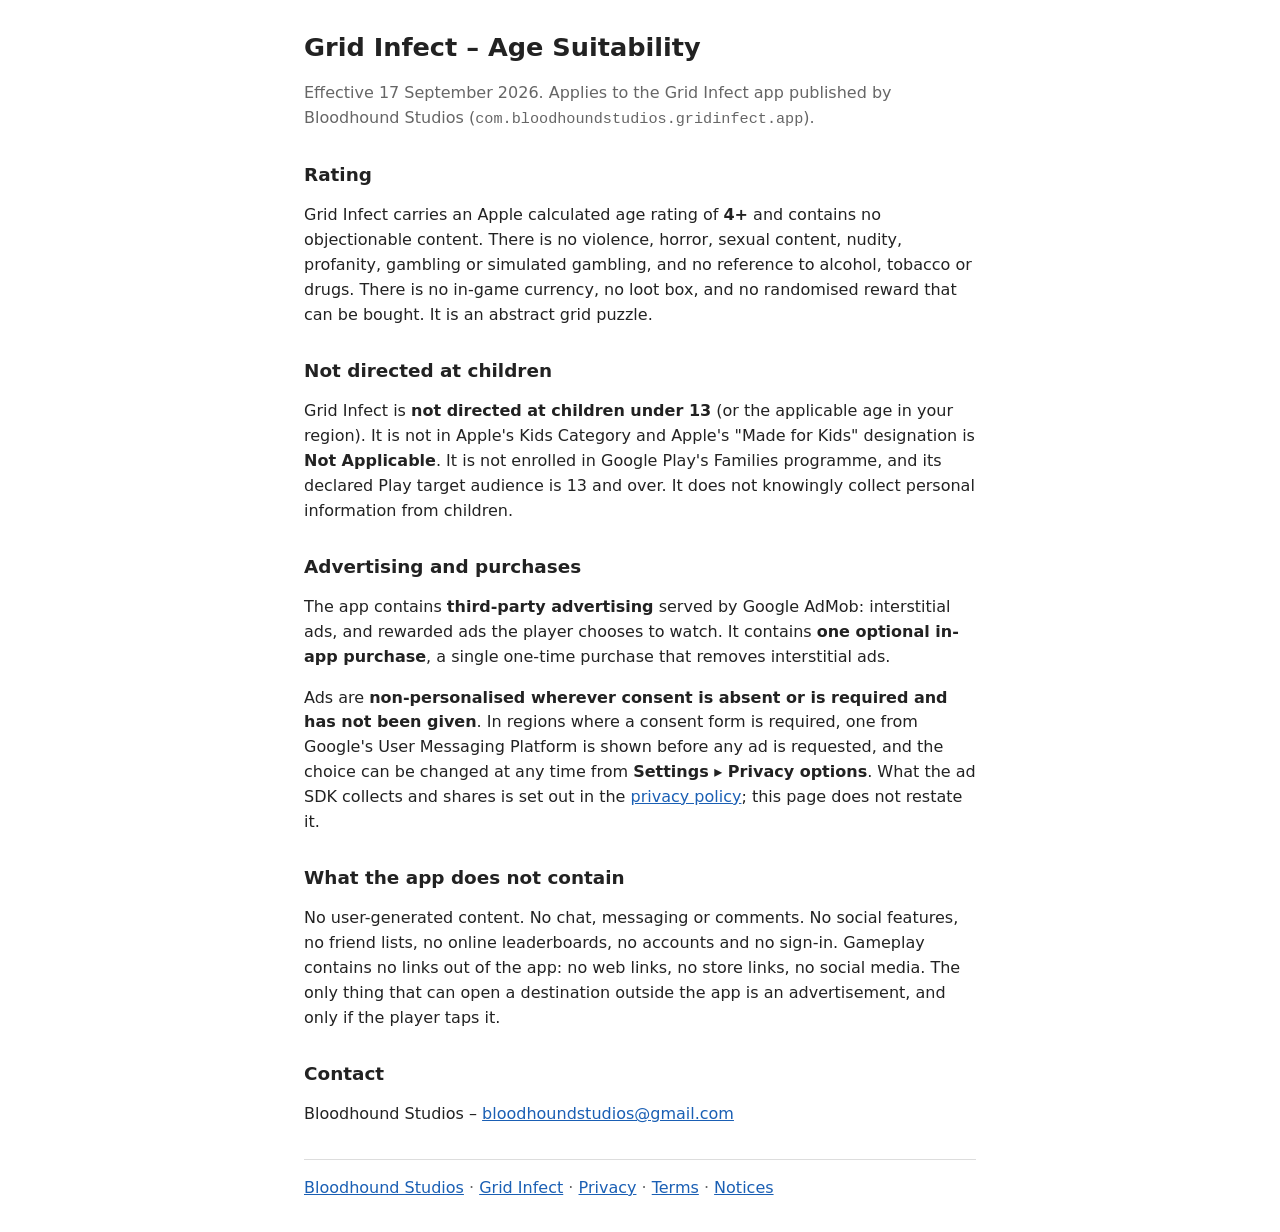
<file: gridinfect/suitability.html>
<!DOCTYPE html>
<html lang="en">
<head>
<meta charset="utf-8">
<meta name="viewport" content="width=device-width, initial-scale=1">
<meta name="robots" content="index, follow">
<meta name="description" content="Age suitability for the Grid Infect app by Bloodhound Studios: rating, content, advertising and in-app purchase disclosure, and why the app is not directed at children under 13.">
<title>Grid Infect &#8211; Age Suitability</title>
<link rel="stylesheet" href="../style.css">
</head>
<body>
<h1>Grid Infect &ndash; Age Suitability</h1>
<p class="meta">Effective 17 September 2026. Applies to the Grid Infect app published by Bloodhound Studios
(<code>com.bloodhoundstudios.<wbr>gridinfect.app</code>).</p>

<h2>Rating</h2>
<p>Grid Infect carries an Apple calculated age rating of <strong>4+</strong> and contains no
objectionable content. There is no violence, horror, sexual content, nudity, profanity, gambling or
simulated gambling, and no reference to alcohol, tobacco or drugs. There is no in-game currency, no
loot box, and no randomised reward that can be bought. It is an abstract grid puzzle.</p>

<h2>Not directed at children</h2>
<p>Grid Infect is <strong>not directed at children under 13</strong> (or the applicable age in your
region). It is not in Apple's Kids Category and Apple's "Made for Kids" designation is
<strong>Not Applicable</strong>. It is not enrolled in Google Play's Families programme, and its
declared Play target audience is 13 and over. It does not knowingly collect personal information
from children.</p>

<h2>Advertising and purchases</h2>
<p>The app contains <strong>third-party advertising</strong> served by Google AdMob: interstitial
ads, and rewarded ads the player chooses to watch. It contains <strong>one optional in-app
purchase</strong>, a single one-time purchase that removes interstitial ads.</p>
<p>Ads are <strong>non-personalised wherever consent is absent or is required and has not been
given</strong>. In regions where a consent form is required, one from Google's User Messaging
Platform is shown before any ad is requested, and the choice can be changed at any time from
<strong>Settings &#9656; Privacy options</strong>. What the ad SDK collects and shares is set out in
the <a href="privacy.html">privacy policy</a>; this page does not restate it.</p>

<h2>What the app does not contain</h2>
<p>No user-generated content. No chat, messaging or comments. No social features, no friend lists,
no online leaderboards, no accounts and no sign-in. Gameplay contains no links out of the app: no
web links, no store links, no social media. The only thing that can open a destination outside the
app is an advertisement, and only if the player taps it.</p>

<h2>Contact</h2>
<p>Bloodhound Studios &ndash; <a href="mailto:bloodhoundstudios@gmail.com">bloodhoundstudios@gmail.com</a></p>

<hr>
<p class="meta"><a href="../index.html">Bloodhound Studios</a> &middot; <a href="index.html">Grid Infect</a> &middot; <a href="privacy.html">Privacy</a> &middot; <a href="terms.html">Terms</a> &middot; <a href="notices.html">Notices</a></p>
</body>
</html>
</file>
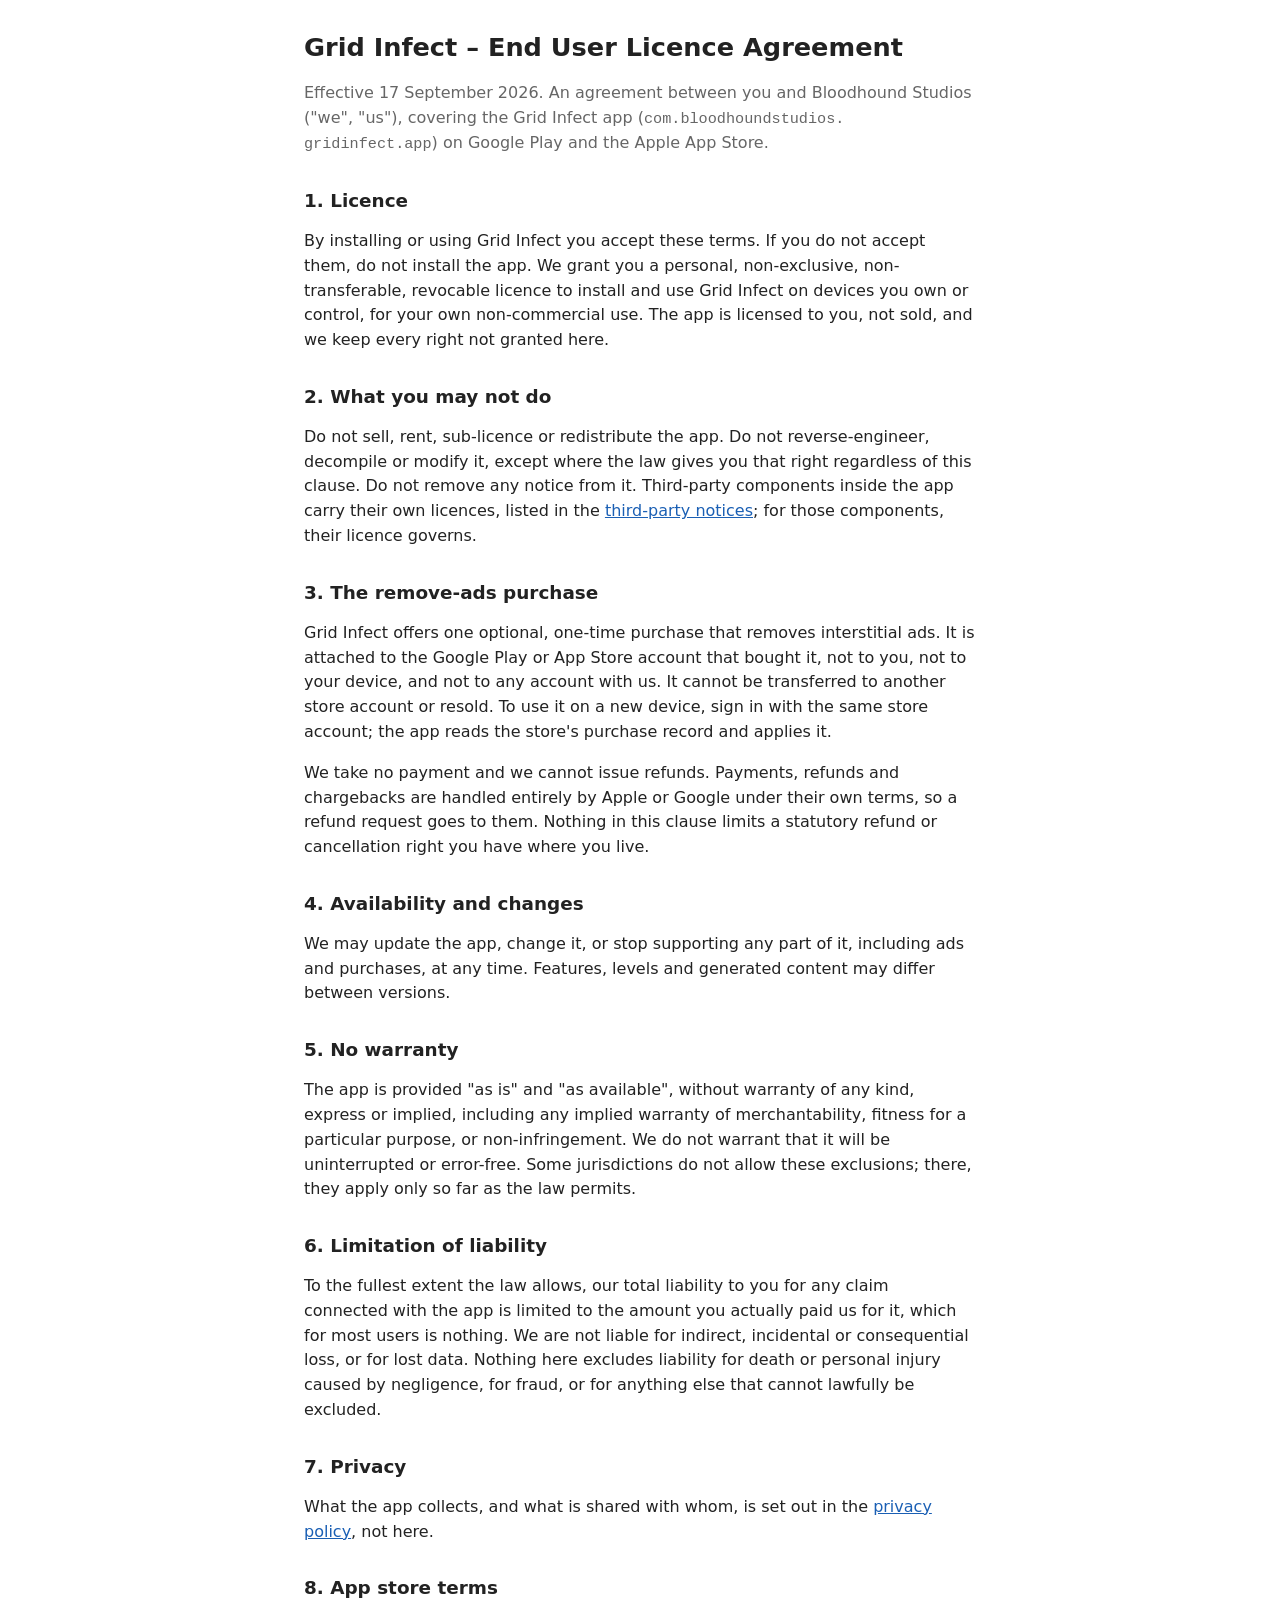
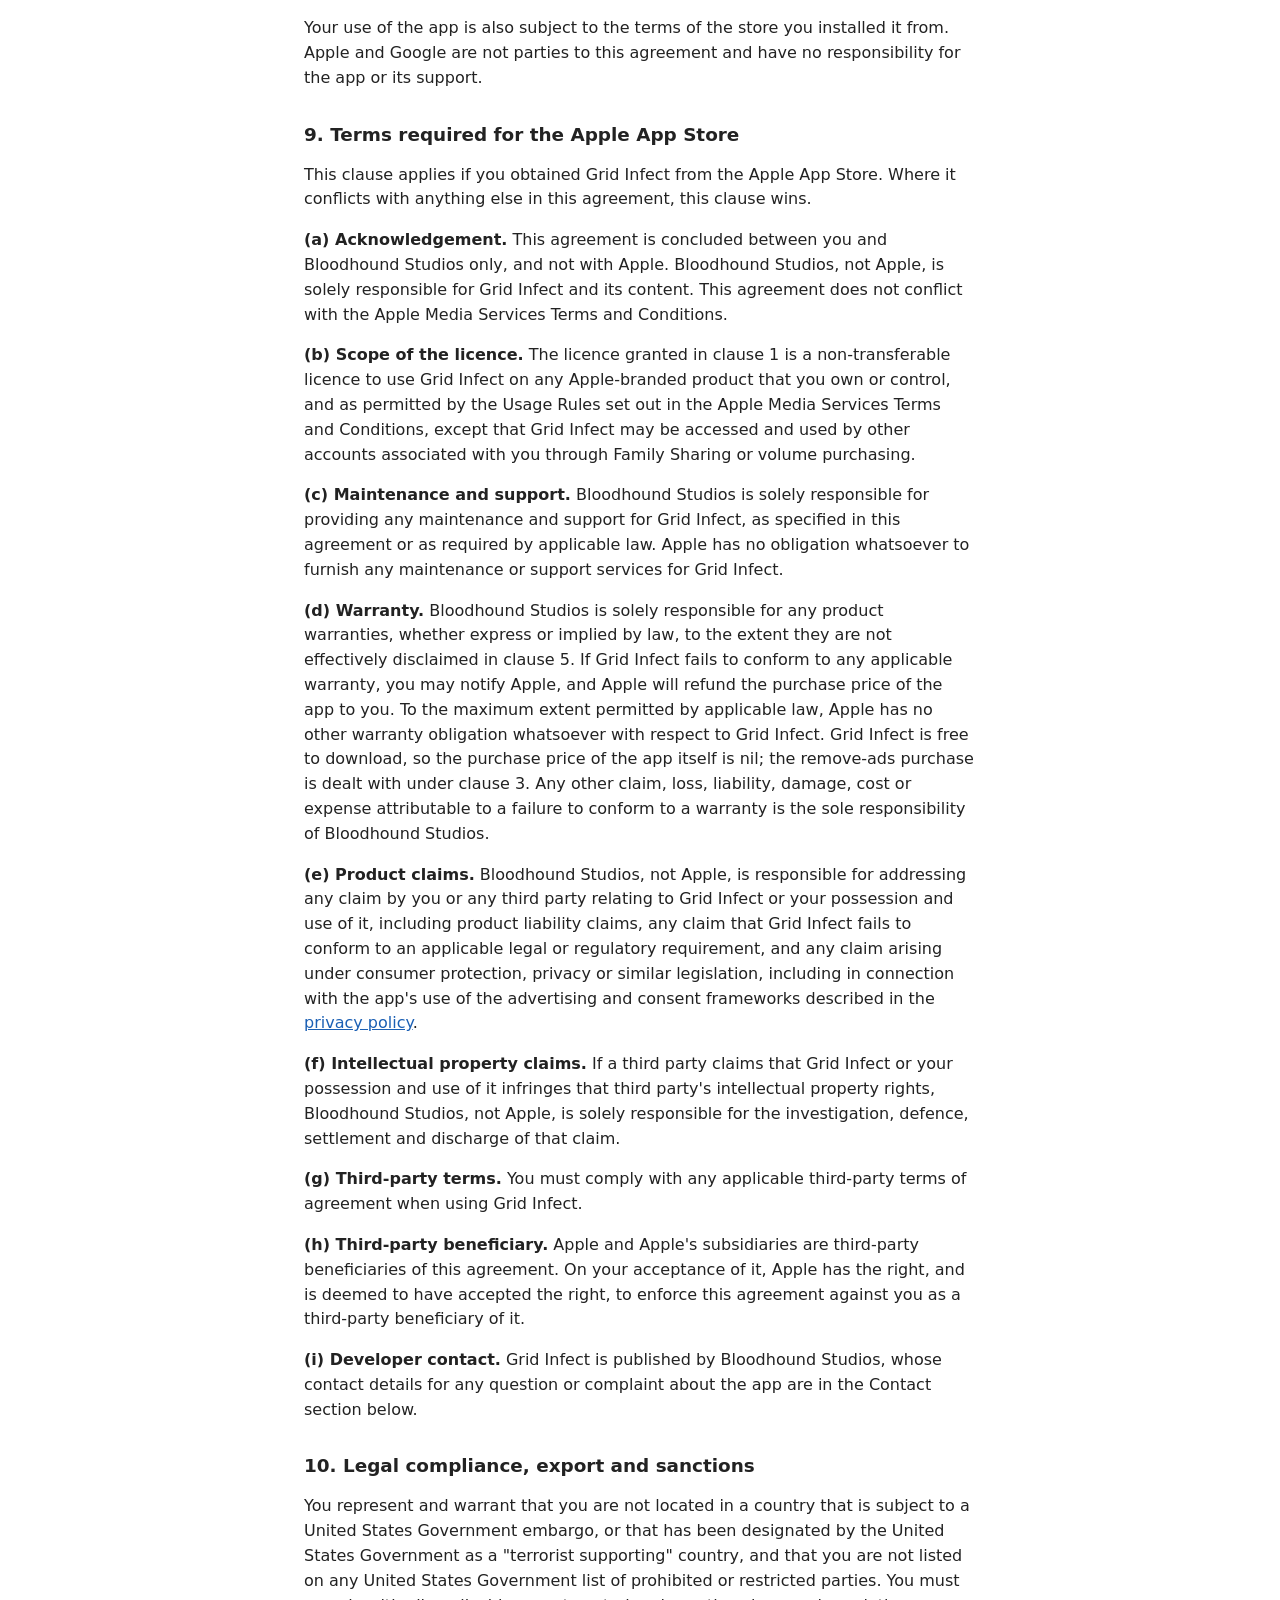
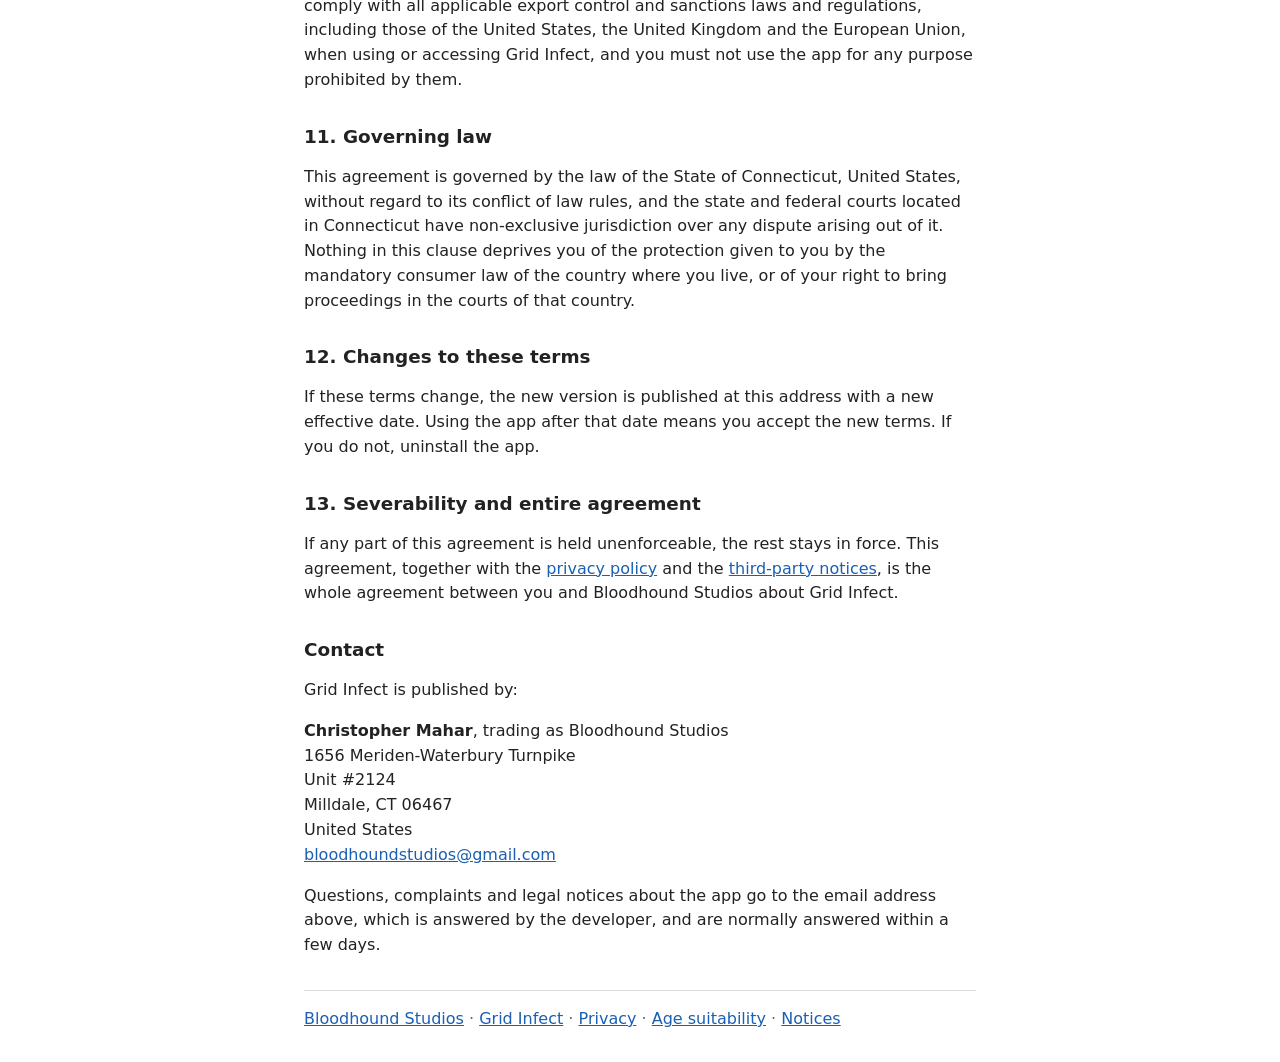
<file: gridinfect/terms.html>
<!DOCTYPE html>
<html lang="en">
<head>
<meta charset="utf-8">
<meta name="viewport" content="width=device-width, initial-scale=1">
<meta name="robots" content="index, follow">
<meta name="description" content="End user licence agreement for the Grid Infect app by Bloodhound Studios, including the terms required for apps distributed through the Apple App Store.">
<title>Grid Infect &#8211; End User Licence Agreement</title>
<link rel="stylesheet" href="../style.css">
</head>
<body>
<h1>Grid Infect &ndash; End User Licence Agreement</h1>
<p class="meta">Effective 17 September 2026. An agreement between you and Bloodhound Studios ("we", "us"),
covering the Grid Infect app (<code>com.bloodhoundstudios.<wbr>gridinfect.app</code>) on Google Play and the Apple App Store.</p>

<h2>1. Licence</h2>
<p>By installing or using Grid Infect you accept these terms. If you do not accept them, do not
install the app. We grant you a personal, non-exclusive, non-transferable, revocable licence to
install and use Grid Infect on devices you own or control, for your own non-commercial use. The app
is licensed to you, not sold, and we keep every right not granted here.</p>

<h2>2. What you may not do</h2>
<p>Do not sell, rent, sub-licence or redistribute the app. Do not reverse-engineer, decompile or
modify it, except where the law gives you that right regardless of this clause. Do not remove any
notice from it. Third-party components inside the app carry their own licences, listed in the
<a href="notices.html">third-party notices</a>; for those components, their licence governs.</p>

<h2>3. The remove-ads purchase</h2>
<p>Grid Infect offers one optional, one-time purchase that removes interstitial ads. It is attached
to the Google Play or App Store account that bought it, not to you, not to your device, and not to
any account with us. It cannot be transferred to another store account or resold. To use it on a new
device, sign in with the same store account; the app reads the store's purchase record and applies
it.</p>
<p>We take no payment and we cannot issue refunds. Payments, refunds and chargebacks are handled
entirely by Apple or Google under their own terms, so a refund request goes to them. Nothing in this
clause limits a statutory refund or cancellation right you have where you live.</p>

<h2>4. Availability and changes</h2>
<p>We may update the app, change it, or stop supporting any part of it, including ads and purchases,
at any time. Features, levels and generated content may differ between versions.</p>

<h2>5. No warranty</h2>
<p>The app is provided "as is" and "as available", without warranty of any kind, express or implied,
including any implied warranty of merchantability, fitness for a particular purpose, or
non-infringement. We do not warrant that it will be uninterrupted or error-free. Some jurisdictions
do not allow these exclusions; there, they apply only so far as the law permits.</p>

<h2>6. Limitation of liability</h2>
<p>To the fullest extent the law allows, our total liability to you for any claim connected with the
app is limited to the amount you actually paid us for it, which for most users is nothing. We are
not liable for indirect, incidental or consequential loss, or for lost data. Nothing here excludes
liability for death or personal injury caused by negligence, for fraud, or for anything else that
cannot lawfully be excluded.</p>

<h2>7. Privacy</h2>
<p>What the app collects, and what is shared with whom, is set out in the
<a href="privacy.html">privacy policy</a>, not here.</p>

<h2>8. App store terms</h2>
<p>Your use of the app is also subject to the terms of the store you installed it from. Apple and
Google are not parties to this agreement and have no responsibility for the app or its support.</p>

<h2>9. Terms required for the Apple App Store</h2>
<p>This clause applies if you obtained Grid Infect from the Apple App Store. Where it conflicts with
anything else in this agreement, this clause wins.</p>
<p><strong>(a) Acknowledgement.</strong> This agreement is concluded between you and Bloodhound
Studios only, and not with Apple. Bloodhound Studios, not Apple, is solely responsible for Grid
Infect and its content. This agreement does not conflict with the Apple Media Services Terms and
Conditions.</p>
<p><strong>(b) Scope of the licence.</strong> The licence granted in clause 1 is a non-transferable
licence to use Grid Infect on any Apple-branded product that you own or control, and as permitted by
the Usage Rules set out in the Apple Media Services Terms and Conditions, except that Grid Infect may
be accessed and used by other accounts associated with you through Family Sharing or volume
purchasing.</p>
<p><strong>(c) Maintenance and support.</strong> Bloodhound Studios is solely responsible for
providing any maintenance and support for Grid Infect, as specified in this agreement or as required
by applicable law. Apple has no obligation whatsoever to furnish any maintenance or support services
for Grid Infect.</p>
<p><strong>(d) Warranty.</strong> Bloodhound Studios is solely responsible for any product warranties,
whether express or implied by law, to the extent they are not effectively disclaimed in clause 5. If
Grid Infect fails to conform to any applicable warranty, you may notify Apple, and Apple will refund
the purchase price of the app to you. To the maximum extent permitted by applicable law, Apple has no
other warranty obligation whatsoever with respect to Grid Infect. Grid Infect is free to download, so
the purchase price of the app itself is nil; the remove-ads purchase is dealt with under clause 3.
Any other claim, loss, liability, damage, cost or expense attributable to a failure to conform to a
warranty is the sole responsibility of Bloodhound Studios.</p>
<p><strong>(e) Product claims.</strong> Bloodhound Studios, not Apple, is responsible for addressing
any claim by you or any third party relating to Grid Infect or your possession and use of it,
including product liability claims, any claim that Grid Infect fails to conform to an applicable
legal or regulatory requirement, and any claim arising under consumer protection, privacy or similar
legislation, including in connection with the app's use of the advertising and consent frameworks
described in the <a href="privacy.html">privacy policy</a>.</p>
<p><strong>(f) Intellectual property claims.</strong> If a third party claims that Grid Infect or
your possession and use of it infringes that third party's intellectual property rights, Bloodhound
Studios, not Apple, is solely responsible for the investigation, defence, settlement and discharge of
that claim.</p>
<p><strong>(g) Third-party terms.</strong> You must comply with any applicable third-party terms of
agreement when using Grid Infect.</p>
<p><strong>(h) Third-party beneficiary.</strong> Apple and Apple's subsidiaries are third-party
beneficiaries of this agreement. On your acceptance of it, Apple has the right, and is deemed to have
accepted the right, to enforce this agreement against you as a third-party beneficiary of it.</p>
<p><strong>(i) Developer contact.</strong> Grid Infect is published by Bloodhound Studios, whose
contact details for any question or complaint about the app are in the Contact section below.</p>

<h2>10. Legal compliance, export and sanctions</h2>
<p>You represent and warrant that you are not located in a country that is subject to a United States
Government embargo, or that has been designated by the United States Government as a "terrorist
supporting" country, and that you are not listed on any United States Government list of prohibited
or restricted parties. You must comply with all applicable export control and sanctions laws and
regulations, including those of the United States, the United Kingdom and the European Union, when
using or accessing Grid Infect, and you must not use the app for any purpose prohibited by them.</p>

<h2>11. Governing law</h2>
<p>This agreement is governed by the law of the State of Connecticut, United States, without regard
to its conflict of law rules, and the state and federal courts located in Connecticut have
non-exclusive jurisdiction over any dispute arising out of it. Nothing in this clause deprives you of
the protection given to you by the mandatory consumer law of the country where you live, or of your
right to bring proceedings in the courts of that country.</p>

<h2>12. Changes to these terms</h2>
<p>If these terms change, the new version is published at this address with a new effective date.
Using the app after that date means you accept the new terms. If you do not, uninstall the app.</p>

<h2>13. Severability and entire agreement</h2>
<p>If any part of this agreement is held unenforceable, the rest stays in force. This agreement,
together with the <a href="privacy.html">privacy policy</a> and the
<a href="notices.html">third-party notices</a>, is the whole agreement between you and Bloodhound
Studios about Grid Infect.</p>

<h2>Contact</h2>
<p>Grid Infect is published by:</p>
<p><strong>Christopher Mahar</strong>, trading as Bloodhound Studios<br>
1656 Meriden-Waterbury Turnpike<br>
Unit #2124<br>
Milldale, CT 06467<br>
United States<br>
<a href="mailto:bloodhoundstudios@gmail.com">bloodhoundstudios@gmail.com</a></p>
<p>Questions, complaints and legal notices about the app go to the email address above, which is
answered by the developer, and are normally answered within a few days.</p>

<hr>
<p class="meta"><a href="../index.html">Bloodhound Studios</a> &middot; <a href="index.html">Grid Infect</a> &middot; <a href="privacy.html">Privacy</a> &middot; <a href="suitability.html">Age suitability</a> &middot; <a href="notices.html">Notices</a></p>
</body>
</html>
</file>
<file: style.css>
/* Bloodhound Studios public site - the only stylesheet.
   Same-origin, no @import, no webfont, no external request of any kind.
   Every page links this file relatively: "style.css" from the root,
   "../style.css" from a title subfolder. Nothing else styles these pages. */

body {
  max-width: 42rem;
  margin: 2rem auto;
  padding: 0 1rem;
  font: 16px/1.55 system-ui, -apple-system, "Segoe UI", Roboto, sans-serif;
  color: #222;
  background: #fff;
  overflow-wrap: break-word;
}

h1 { font-size: 1.6rem; line-height: 1.25; }
h2 { font-size: 1.15rem; line-height: 1.3; margin-top: 2rem; }
h3 { font-size: 1rem; margin-top: 1.5rem; }

a { color: #1a5fb4; }
a:focus-visible { outline: 2px solid #1a5fb4; outline-offset: 2px; }

code { font-family: ui-monospace, "SFMono-Regular", Menlo, Consolas, monospace; font-size: 0.95em; }

ul { padding-left: 1.25rem; }
li { margin: 0.25rem 0; }

hr { border: 0; border-top: 1px solid #ddd; margin: 2rem 0 1rem; }

.meta { color: #666; }

@media (prefers-color-scheme: dark) {
  body { color: #e6e6e6; background: #161616; }
  a { color: #7aa8e8; }
  a:focus-visible { outline-color: #7aa8e8; }
  hr { border-top-color: #3a3a3a; }
  .meta { color: #a8a8a8; }
}
</file>
